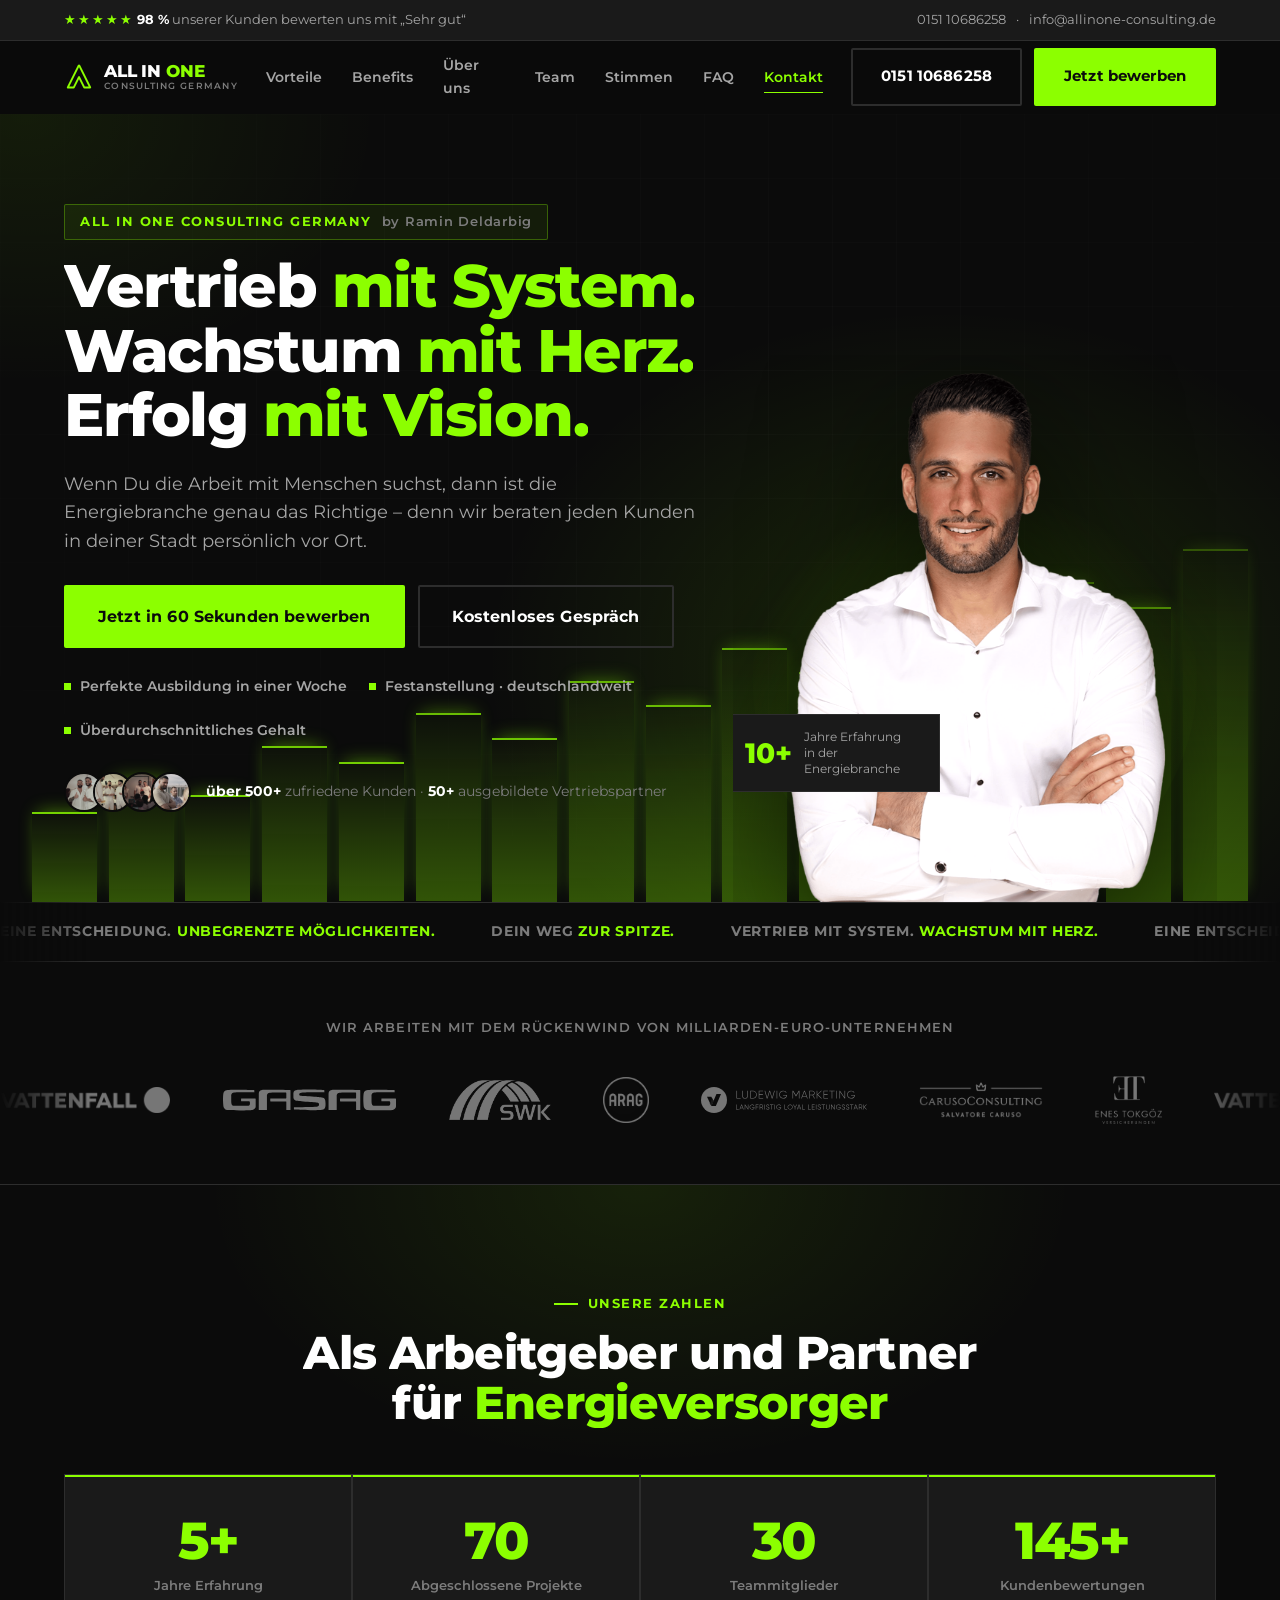
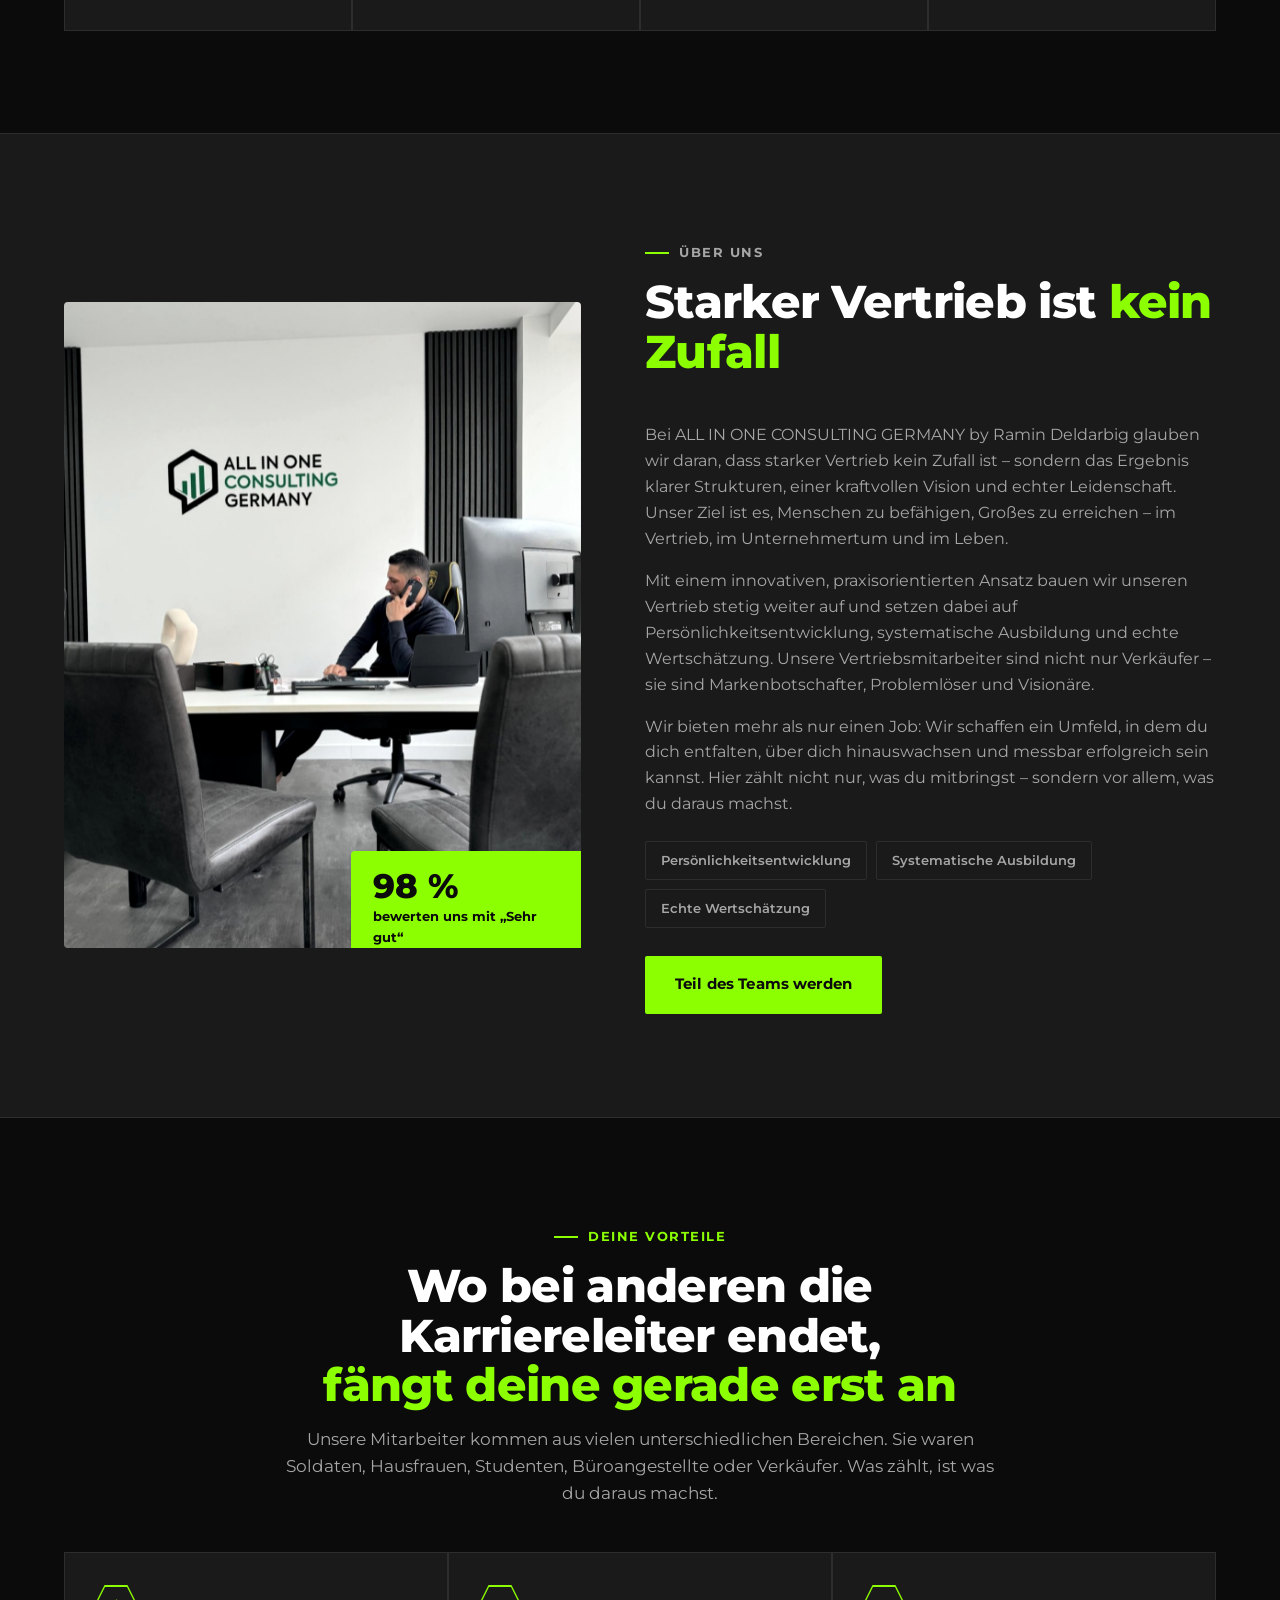
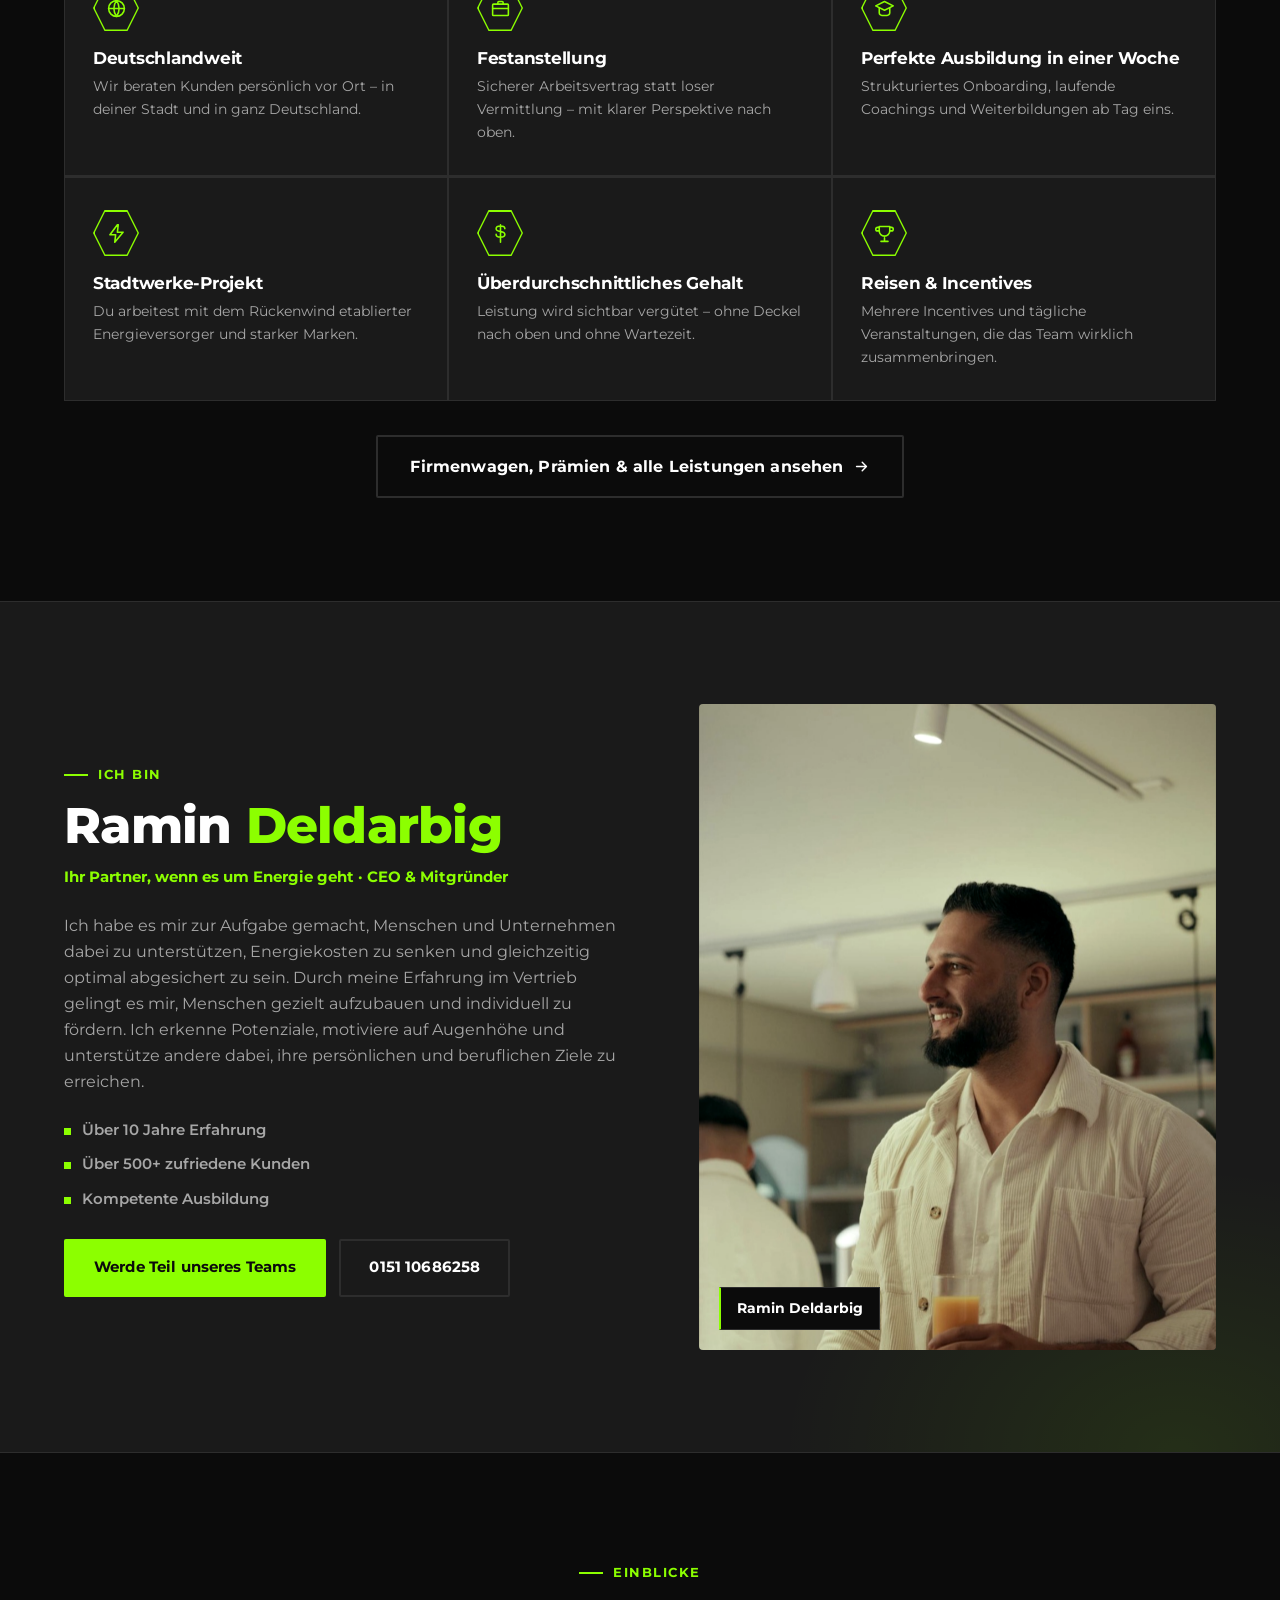
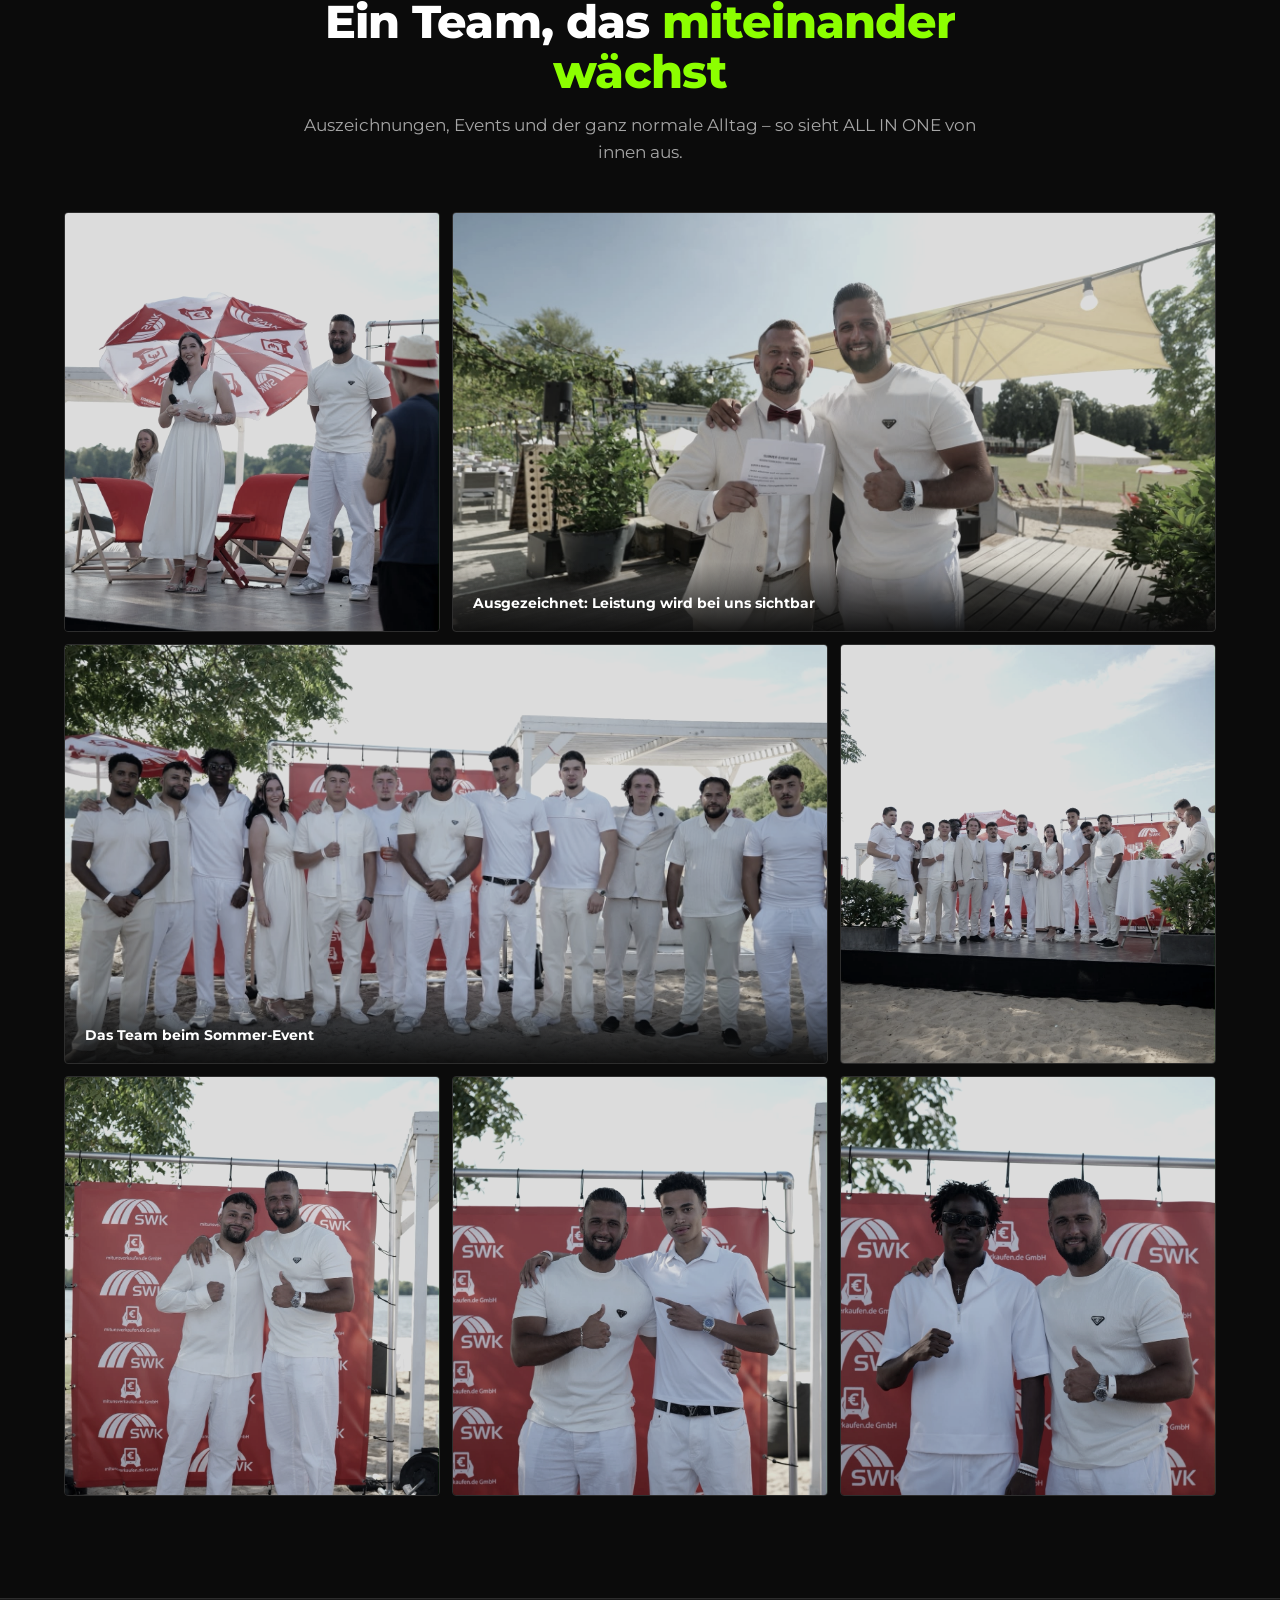
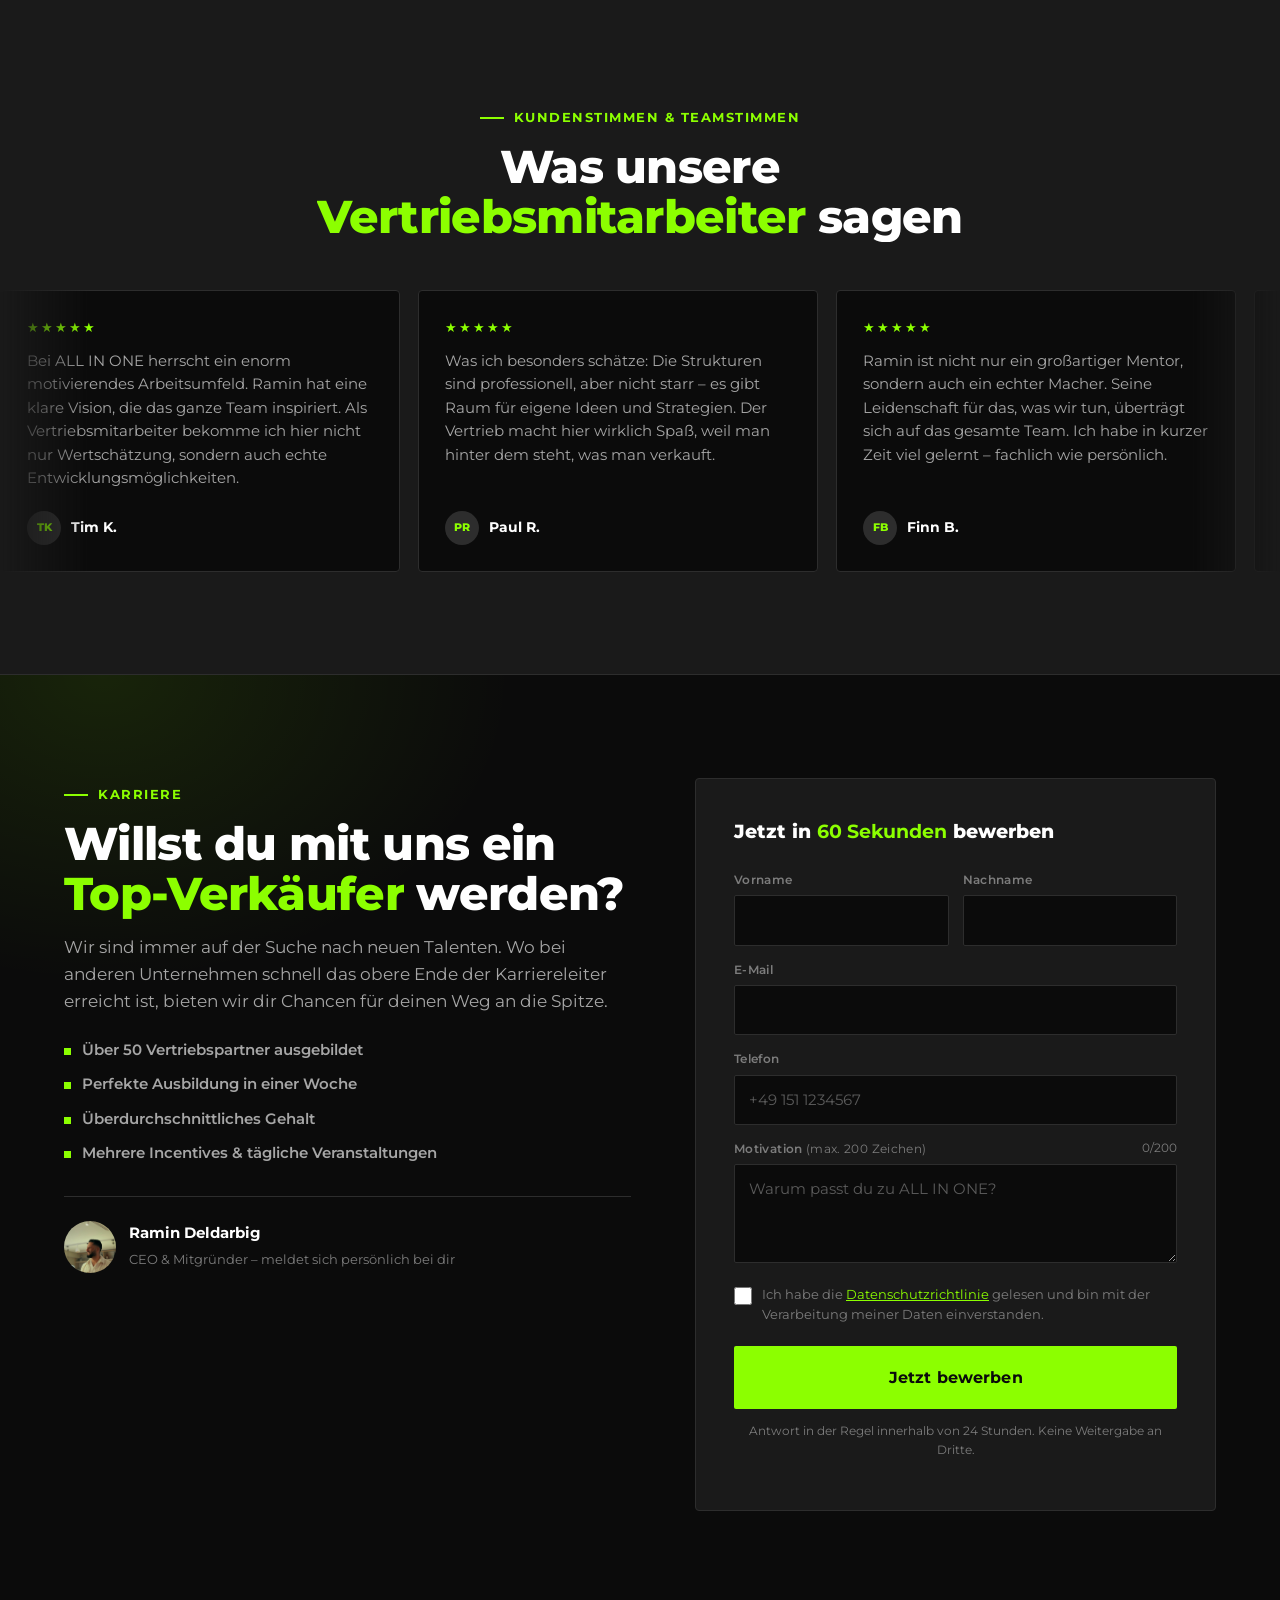
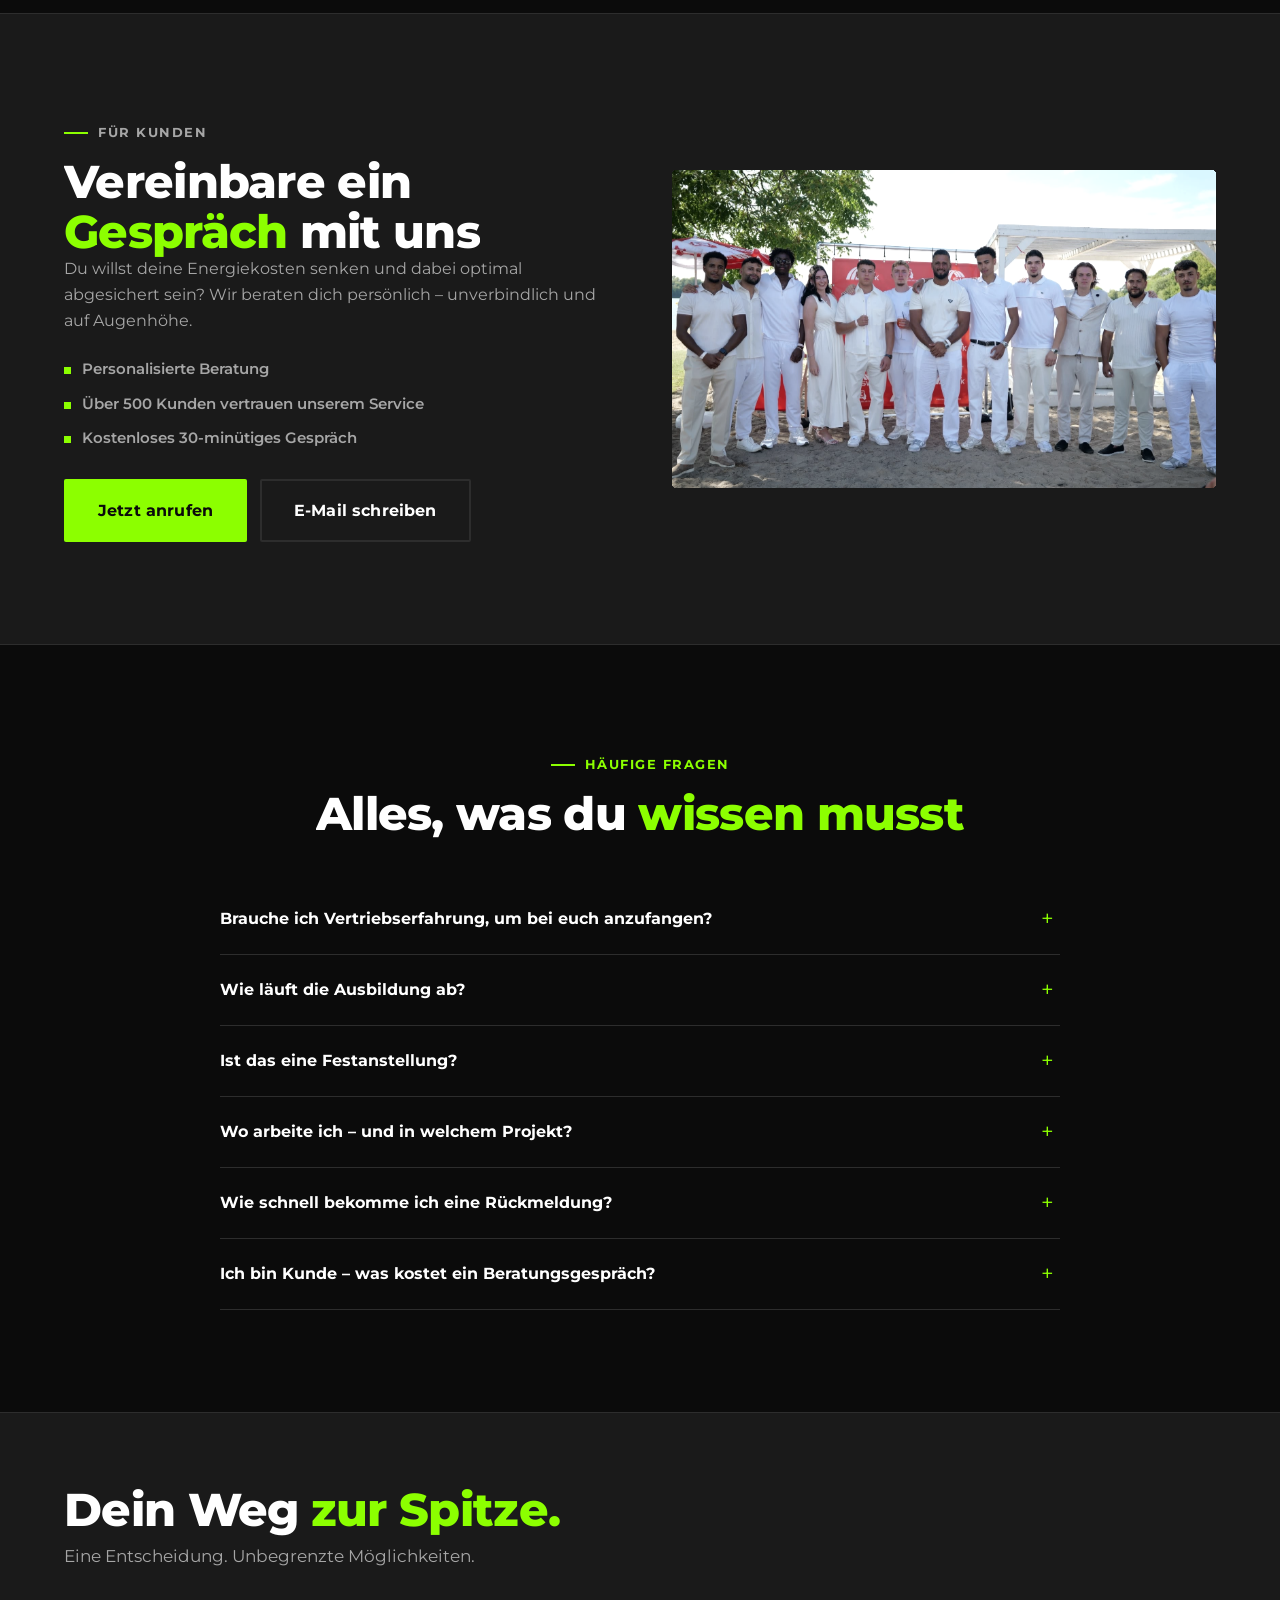
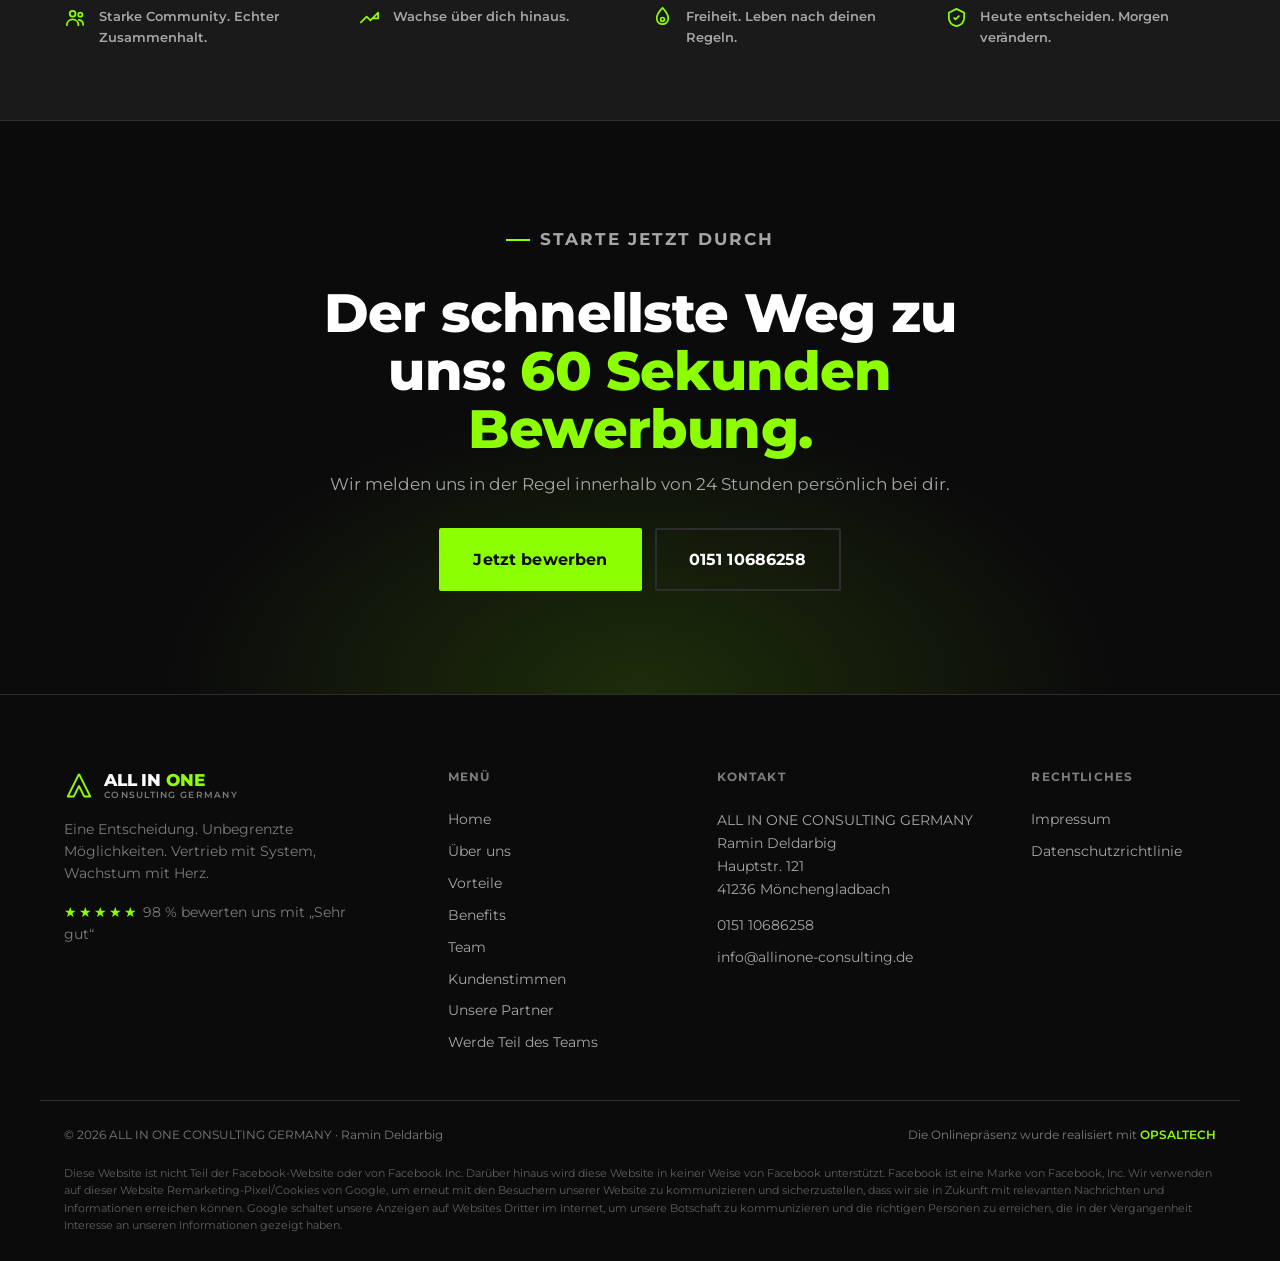
<file: index.html>
<!DOCTYPE html>
<html lang="de">
<head>
<meta charset="utf-8">
<meta name="viewport" content="width=device-width, initial-scale=1">
<title>ALL IN ONE CONSULTING GERMANY – Eine Entscheidung. Unbegrenzte Möglichkeiten.</title>
<meta name="description" content="ALL IN ONE CONSULTING GERMANY by Ramin Deldarbig: Vertrieb in der Energiebranche mit System. Perfekte Ausbildung in einer Woche, Festanstellung, deutschlandweit. Jetzt in 60 Sekunden bewerben.">
<meta name="theme-color" content="#0B0B0B">
<link rel="canonical" href="https://allinone-consulting.de/">

<meta property="og:type" content="website">
<meta property="og:locale" content="de_DE">
<meta property="og:site_name" content="ALL IN ONE CONSULTING GERMANY">
<meta property="og:title" content="ALL IN ONE CONSULTING GERMANY – Eine Entscheidung. Unbegrenzte Möglichkeiten.">
<meta property="og:description" content="Wenn Du die Arbeit mit Menschen suchst, dann ist die Energiebranche genau das Richtige. Jetzt in 60 Sekunden bewerben.">
<meta property="og:url" content="https://allinone-consulting.de/">
<meta property="og:image" content="https://allinone-consulting.de/assets/img/team-group.jpg">
<meta name="twitter:card" content="summary_large_image">

<link rel="icon" href="assets/img/favicon.svg" type="image/svg+xml">
<link rel="apple-touch-icon" href="assets/img/favicon.svg">

<link rel="preconnect" href="https://fonts.googleapis.com">
<link rel="preconnect" href="https://fonts.gstatic.com" crossorigin>
<link href="https://fonts.googleapis.com/css2?family=Montserrat:wght@400;500;600;700;800;900&display=swap" rel="stylesheet">
<link rel="stylesheet" href="assets/css/style.css">

<!-- Ohne JS bleibt alles sichtbar: Animationen greifen nur mit .js -->
<script>document.documentElement.className += ' js';</script>

<script type="application/ld+json">
{
  "@context": "https://schema.org",
  "@type": "ProfessionalService",
  "name": "ALL IN ONE CONSULTING GERMANY",
  "alternateName": "ALL In One Consulting",
  "founder": { "@type": "Person", "name": "Ramin Deldarbig", "jobTitle": "CEO & Mitgründer" },
  "url": "https://allinone-consulting.de/",
  "logo": "https://allinone-consulting.de/assets/img/logo-mark.svg",
  "image": "https://allinone-consulting.de/assets/img/team-group.jpg",
  "telephone": "+49 151 10686258",
  "email": "info@allinone-consulting.de",
  "address": {
    "@type": "PostalAddress",
    "streetAddress": "Hauptstr. 121",
    "postalCode": "41236",
    "addressLocality": "Mönchengladbach",
    "addressCountry": "DE"
  },
  "areaServed": "DE",
  "aggregateRating": { "@type": "AggregateRating", "ratingValue": "4.9", "bestRating": "5", "reviewCount": "145" }
}
</script>
</head>

<body>
<a class="skip" href="#main">Zum Inhalt springen</a>

<div class="progress" aria-hidden="true"><div class="progress__bar"></div></div>

<!-- ══ TOP BAR ══ -->
<div class="topbar">
  <div class="wrap topbar__in">
    <p class="topbar__rating">
      <span class="stars" aria-hidden="true">★★★★★</span>
      <strong>98&nbsp;%</strong> <span class="only-wide">unserer Kunden </span>bewerten uns mit „Sehr&nbsp;gut“
    </p>
    <p class="topbar__contact">
      <a href="tel:+4915110686258">0151 10686258</a>
      <span aria-hidden="true">·</span>
      <a href="mailto:info@allinone-consulting.de">info@allinone-consulting.de</a>
    </p>
  </div>
</div>

<!-- ══ HEADER ══ -->
<header class="hdr" id="hdr">
  <div class="wrap hdr__in">
    <a class="logo" href="#top" aria-label="ALL IN ONE CONSULTING GERMANY – Startseite">
      <svg viewBox="0 0 40 40" fill="none" aria-hidden="true">
        <path d="M20 4 L35 34 L27 34 L20 20 L13 34 L5 34 Z" stroke="#8CFF00" stroke-width="2.4" stroke-linejoin="round"/>
      </svg>
      <span class="logo__txt">ALL IN <span class="one">ONE</span><small>CONSULTING GERMANY</small></span>
    </a>

    <nav class="nav" id="nav" aria-label="Hauptnavigation">
      <a href="#vorteile">Vorteile</a>
      <a href="benefits.html">Benefits</a>
      <a href="#ueber-uns">Über uns</a>
      <a href="#team">Team</a>
      <a href="#stimmen">Stimmen</a>
      <a href="#faq">FAQ</a>
      <a href="#kontakt">Kontakt</a>
      <a class="btn btn--pri nav__cta" href="#bewerbung">Jetzt bewerben</a>
    </nav>

    <div class="hdr__actions">
      <a class="btn btn--line" href="tel:+4915110686258">0151 10686258</a>
      <a class="btn btn--pri" href="#bewerbung">Jetzt bewerben</a>
      <button class="burger" id="burger" aria-label="Menü öffnen" aria-expanded="false" aria-controls="nav">
        <span></span><span></span><span></span>
      </button>
    </div>
  </div>
</header>

<main id="main">
<span id="top"></span>

<!-- ══ HERO ══ -->
<section class="hero">
  <div class="hero__glow" aria-hidden="true"></div>

  <!-- Wachsende Balken im Hintergrund (dekorativ) -->
  <div class="hero__bars" aria-hidden="true">
    <span style="--h:22%;--d:0.00s;--t:6.5s;--s:0.80"><i></i></span>
    <span style="--h:30%;--d:0.05s;--t:7.8s;--s:0.74"><i></i></span>
    <span style="--h:26%;--d:0.10s;--t:5.9s;--s:0.86"><i></i></span>
    <span style="--h:38%;--d:0.15s;--t:8.4s;--s:0.78"><i></i></span>
    <span style="--h:34%;--d:0.20s;--t:6.8s;--s:0.82"><i></i></span>
    <span style="--h:46%;--d:0.25s;--t:7.2s;--s:0.72"><i></i></span>
    <span style="--h:40%;--d:0.30s;--t:9.0s;--s:0.88"><i></i></span>
    <span style="--h:54%;--d:0.35s;--t:6.2s;--s:0.76"><i></i></span>
    <span style="--h:48%;--d:0.40s;--t:8.0s;--s:0.84"><i></i></span>
    <span style="--h:62%;--d:0.45s;--t:7.5s;--s:0.70"><i></i></span>
    <span style="--h:56%;--d:0.50s;--t:6.6s;--s:0.86"><i></i></span>
    <span style="--h:70%;--d:0.55s;--t:8.8s;--s:0.78"><i></i></span>
    <span style="--h:64%;--d:0.60s;--t:7.0s;--s:0.82"><i></i></span>
    <span style="--h:78%;--d:0.65s;--t:6.4s;--s:0.74"><i></i></span>
    <span style="--h:72%;--d:0.70s;--t:8.2s;--s:0.88"><i></i></span>
    <span style="--h:86%;--d:0.75s;--t:7.6s;--s:0.72"><i></i></span>
  </div>
  <div class="wrap hero__in">

    <div class="hero__copy">
      <p class="eyebrow" data-anim="up">ALL IN ONE CONSULTING GERMANY <span>by Ramin Deldarbig</span></p>

      <h1 data-split>
        Vertrieb <em>mit System.</em><br>
        Wachstum <em>mit Herz.</em><br>
        Erfolg <em>mit Vision.</em>
      </h1>

      <p class="hero__sub" data-anim="up" style="--i:3">
        Wenn Du die Arbeit mit Menschen suchst, dann ist die Energiebranche genau das
        Richtige – denn wir beraten jeden Kunden in deiner Stadt persönlich vor Ort.
      </p>

      <div class="hero__cta" data-anim="up" style="--i:4">
        <a class="btn btn--pri btn--lg" href="#bewerbung">Jetzt in 60 Sekunden bewerben</a>
        <a class="btn btn--ghost btn--lg" href="#gespraech">Kostenloses Gespräch</a>
      </div>

      <ul class="hero__chips" data-anim="up" style="--i:5">
        <li>Perfekte Ausbildung in einer Woche</li>
        <li>Festanstellung · deutschlandweit</li>
        <li>Überdurchschnittliches Gehalt</li>
      </ul>

      <div class="hero__proof" data-anim="up" style="--i:6">
        <div class="avatars" aria-hidden="true">
          <img src="assets/img/team-thumbsup.jpg" alt="">
          <img src="assets/img/team-talk.jpg" alt="">
          <img src="assets/img/event-1.jpg" alt="">
          <img src="assets/img/rooftop.jpg" alt="">
        </div>
        <p><strong>über 500+</strong> zufriedene Kunden · <strong>50+</strong> ausgebildete Vertriebspartner</p>
      </div>
    </div>

    <div class="hero__figure" data-anim="scale" style="--i:2">
      <div class="hero__ring" aria-hidden="true"></div>
      <img class="hero__portrait" src="assets/img/ramin-cutout.png"
           alt="Ramin Deldarbig, CEO &amp; Mitgründer von ALL IN ONE CONSULTING GERMANY"
           width="1326" height="1500">
      <div class="hero__badge">
        <span class="hero__badge-num">10+</span>
        <span class="hero__badge-txt">Jahre Erfahrung<br>in der Energiebranche</span>
      </div>
    </div>

  </div>
</section>

<!-- ══ TAGLINE-STRIP ══ -->
<div class="strip marquee" data-marquee aria-hidden="true">
  <div class="marquee__track">
    <div class="marquee__set">
      <span>Eine Entscheidung. <b>Unbegrenzte Möglichkeiten.</b></span>
      <span>Dein Weg <b>zur Spitze.</b></span>
      <span>Vertrieb mit System. <b>Wachstum mit Herz.</b></span>
      <span>Eine Entscheidung. <b>Unbegrenzte Möglichkeiten.</b></span>
      <span>Dein Weg <b>zur Spitze.</b></span>
      <span>Vertrieb mit System. <b>Wachstum mit Herz.</b></span>
    </div>
  </div>
</div>

<!-- ══ PARTNER ══ -->
<section class="logos" id="partner" aria-labelledby="logos-h">
  <div class="wrap">
    <p class="logos__label" id="logos-h" data-anim="up">
      Wir arbeiten mit dem Rückenwind von Milliarden-Euro-Unternehmen
    </p>
  </div>
  <div class="marquee" data-marquee>
    <div class="marquee__track">
      <div class="marquee__set">
        <span class="logo-card" style="--h:26px"><img src="assets/img/partner-vattenfall.png" alt="Vattenfall"></span>
        <span class="logo-card" style="--h:22px"><img src="assets/img/partner-gasag.svg" alt="GASAG"></span>
        <span class="logo-card" style="--h:40px"><img src="assets/img/partner-swk.png" alt="SWK Stadtwerke Krefeld"></span>
        <span class="logo-card" style="--h:46px"><img src="assets/img/partner-arag.png" alt="ARAG"></span>
        <span class="logo-card" style="--h:26px"><img src="assets/img/partner-ludwig-marketing.svg" alt="Ludwig Marketing"></span>
        <span class="logo-card" style="--h:36px"><img src="assets/img/partner-caruso.png" alt="Caruso Consulting"></span>
        <span class="logo-card" style="--h:48px"><img src="assets/img/partner-tokgoez.png" alt="Enes Tokgöz Versicherungen"></span>
      </div>
    </div>
  </div>
</section>

<!-- ══ ZAHLEN ══ -->
<section class="stats" aria-label="Unsere Zahlen">
  <div class="wrap">
    <div class="sec-head sec-head--center" data-anim="up">
      <p class="kicker">Unsere Zahlen</p>
      <h2 data-split>Als Arbeitgeber und Partner<br>für <span class="hl">Energieversorger</span></h2>
    </div>

    <div class="stats__grid" data-anim-group="scale">
      <div class="stat"><span class="stat__n" data-count="5" data-suffix="+">0</span><span class="stat__l">Jahre Erfahrung</span></div>
      <div class="stat"><span class="stat__n" data-count="70">0</span><span class="stat__l">Abgeschlossene Projekte</span></div>
      <div class="stat"><span class="stat__n" data-count="30">0</span><span class="stat__l">Teammitglieder</span></div>
      <div class="stat"><span class="stat__n" data-count="145" data-suffix="+">0</span><span class="stat__l">Kundenbewertungen</span></div>
    </div>
  </div>
</section>

<!-- ══ ÜBER UNS ══ -->
<section class="about" id="ueber-uns">
  <div class="wrap about__in">

    <div class="about__media" data-anim="left">
      <div class="para about__img">
        <img src="assets/img/office.jpg" data-parallax="0.14"
             alt="Büro von ALL IN ONE CONSULTING GERMANY in Mönchengladbach" loading="lazy">
      </div>
      <div class="about__card">
        <span class="about__card-n">98&nbsp;%</span>
        <span class="about__card-t">bewerten uns mit „Sehr gut“</span>
      </div>
    </div>

    <div class="about__copy" data-anim="right">
      <div class="sec-head">
        <p class="kicker">Über uns</p>
        <h2 data-split>Starker Vertrieb ist <span class="hl">kein Zufall</span></h2>
      </div>

      <p>
        Bei ALL IN ONE CONSULTING GERMANY by Ramin Deldarbig glauben wir daran, dass starker
        Vertrieb kein Zufall ist – sondern das Ergebnis klarer Strukturen, einer kraftvollen
        Vision und echter Leidenschaft. Unser Ziel ist es, Menschen zu befähigen, Großes zu
        erreichen – im Vertrieb, im Unternehmertum und im Leben.
      </p>
      <p>
        Mit einem innovativen, praxisorientierten Ansatz bauen wir unseren Vertrieb stetig
        weiter auf und setzen dabei auf Persönlichkeitsentwicklung, systematische Ausbildung
        und echte Wertschätzung. Unsere Vertriebsmitarbeiter sind nicht nur Verkäufer – sie
        sind Markenbotschafter, Problemlöser und Visionäre.
      </p>
      <p>
        Wir bieten mehr als nur einen Job: Wir schaffen ein Umfeld, in dem du dich entfalten,
        über dich hinauswachsen und messbar erfolgreich sein kannst. Hier zählt nicht nur, was
        du mitbringst – sondern vor allem, was du daraus machst.
      </p>

      <div class="about__pills">
        <span>Persönlichkeitsentwicklung</span>
        <span>Systematische Ausbildung</span>
        <span>Echte Wertschätzung</span>
      </div>

      <a class="btn btn--pri" href="#bewerbung">Teil des Teams werden</a>
    </div>

  </div>
</section>

<!-- ══ VORTEILE ══ -->
<section class="perks" id="vorteile">
  <div class="wrap">
    <div class="sec-head sec-head--center" data-anim="up">
      <p class="kicker">Deine Vorteile</p>
      <h2 data-split>Wo bei anderen die Karriereleiter endet,<br><span class="hl">fängt deine gerade erst an</span></h2>
      <p class="sec-head__sub">
        Unsere Mitarbeiter kommen aus vielen unterschiedlichen Bereichen. Sie waren Soldaten,
        Hausfrauen, Studenten, Büroangestellte oder Verkäufer. Was zählt, ist was du daraus machst.
      </p>
    </div>

    <div class="perks__grid" data-anim-group="up">
      <article class="perk">
        <div class="perk__ico" aria-hidden="true">
          <svg viewBox="0 0 24 24" fill="none" stroke="currentColor" stroke-width="1.8" stroke-linecap="round" stroke-linejoin="round"><circle cx="12" cy="12" r="9"/><path d="M3 12h18M12 3a15 15 0 0 1 0 18 15 15 0 0 1 0-18"/></svg>
        </div>
        <h3>Deutschlandweit</h3>
        <p>Wir beraten Kunden persönlich vor Ort – in deiner Stadt und in ganz Deutschland.</p>
      </article>

      <article class="perk">
        <div class="perk__ico" aria-hidden="true">
          <svg viewBox="0 0 24 24" fill="none" stroke="currentColor" stroke-width="1.8" stroke-linecap="round" stroke-linejoin="round"><path d="M20 7H4a1 1 0 0 0-1 1v11a1 1 0 0 0 1 1h16a1 1 0 0 0 1-1V8a1 1 0 0 0-1-1Z"/><path d="M9 7V5a1 1 0 0 1 1-1h4a1 1 0 0 1 1 1v2M3 12h18"/></svg>
        </div>
        <h3>Festanstellung</h3>
        <p>Sicherer Arbeitsvertrag statt loser Vermittlung – mit klarer Perspektive nach oben.</p>
      </article>

      <article class="perk">
        <div class="perk__ico" aria-hidden="true">
          <svg viewBox="0 0 24 24" fill="none" stroke="currentColor" stroke-width="1.8" stroke-linecap="round" stroke-linejoin="round"><path d="M22 9 12 4 2 9l10 5 10-5Z"/><path d="M6 11.5V17c0 1.7 2.7 3 6 3s6-1.3 6-3v-5.5"/></svg>
        </div>
        <h3>Perfekte Ausbildung in einer Woche</h3>
        <p>Strukturiertes Onboarding, laufende Coachings und Weiterbildungen ab Tag&nbsp;eins.</p>
      </article>

      <article class="perk">
        <div class="perk__ico" aria-hidden="true">
          <svg viewBox="0 0 24 24" fill="none" stroke="currentColor" stroke-width="1.8" stroke-linecap="round" stroke-linejoin="round"><path d="M13 2 4.5 13.5H11l-1 8.5L19.5 10.5H13l1-8.5Z"/></svg>
        </div>
        <h3>Stadtwerke-Projekt</h3>
        <p>Du arbeitest mit dem Rückenwind etablierter Energieversorger und starker Marken.</p>
      </article>

      <article class="perk">
        <div class="perk__ico" aria-hidden="true">
          <svg viewBox="0 0 24 24" fill="none" stroke="currentColor" stroke-width="1.8" stroke-linecap="round" stroke-linejoin="round"><path d="M12 2v20M17 6.5c0-1.9-2.2-3-5-3s-5 1.1-5 3 2.2 2.7 5 3.2 5 1.3 5 3.3-2.2 3-5 3-5-1.1-5-3"/></svg>
        </div>
        <h3>Überdurchschnittliches Gehalt</h3>
        <p>Leistung wird sichtbar vergütet – ohne Deckel nach oben und ohne Wartezeit.</p>
      </article>

      <article class="perk">
        <div class="perk__ico" aria-hidden="true">
          <svg viewBox="0 0 24 24" fill="none" stroke="currentColor" stroke-width="1.8" stroke-linecap="round" stroke-linejoin="round"><path d="M8 21h8M12 17v4M6 4h12v5a6 6 0 0 1-12 0V4Z"/><path d="M18 5h2a2 2 0 0 1 0 4h-2M6 5H4a2 2 0 0 0 0 4h2"/></svg>
        </div>
        <h3>Reisen &amp; Incentives</h3>
        <p>Mehrere Incentives und tägliche Veranstaltungen, die das Team wirklich zusammenbringen.</p>
      </article>
    </div>

    <p class="perks__more" data-anim="up">
      <a class="btn btn--line btn--lg" href="benefits.html">
        Firmenwagen, Prämien &amp; alle Leistungen ansehen
        <svg viewBox="0 0 24 24" fill="none" stroke="currentColor" stroke-width="2" stroke-linecap="round" stroke-linejoin="round" aria-hidden="true"><path d="M5 12h14M13 6l6 6-6 6"/></svg>
      </a>
    </p>
  </div>
</section>

<!-- ══ GRÜNDER ══ -->
<section class="founder">
  <div class="wrap founder__in">

    <div class="founder__copy" data-anim="right">
      <div class="sec-head">
        <p class="kicker">Ich bin</p>
        <h2 class="founder__name" data-split>Ramin <span class="hl">Deldarbig</span></h2>
        <p class="founder__role">Ihr Partner, wenn es um Energie geht · CEO &amp; Mitgründer</p>
      </div>

      <p>
        Ich habe es mir zur Aufgabe gemacht, Menschen und Unternehmen dabei zu unterstützen,
        Energiekosten zu senken und gleichzeitig optimal abgesichert zu sein. Durch meine
        Erfahrung im Vertrieb gelingt es mir, Menschen gezielt aufzubauen und individuell zu
        fördern. Ich erkenne Potenziale, motiviere auf Augenhöhe und unterstütze andere dabei,
        ihre persönlichen und beruflichen Ziele zu erreichen.
      </p>

      <ul class="ticks">
        <li>Über 10 Jahre Erfahrung</li>
        <li>Über 500+ zufriedene Kunden</li>
        <li>Kompetente Ausbildung</li>
      </ul>

      <div class="founder__cta">
        <a class="btn btn--pri" href="#bewerbung">Werde Teil unseres Teams</a>
        <a class="btn btn--line" href="tel:+4915110686258">0151 10686258</a>
      </div>
    </div>

    <div class="founder__media" data-anim="scale">
      <div class="para founder__img">
        <img src="assets/img/ramin-portrait.jpg" data-parallax="0.12"
             alt="Ramin Deldarbig, Gründer von ALL IN ONE CONSULTING GERMANY" loading="lazy">
      </div>
      <span class="founder__sig">Ramin Deldarbig</span>
    </div>

  </div>
</section>

<!-- ══ TEAM ══ -->
<section class="team" id="team">
  <div class="wrap">
    <div class="sec-head sec-head--center" data-anim="up">
      <p class="kicker">Einblicke</p>
      <h2 data-split>Ein Team, das <span class="hl">miteinander wächst</span></h2>
      <p class="sec-head__sub">
        Auszeichnungen, Events und der ganz normale Alltag – so sieht ALL IN ONE von innen aus.
      </p>
    </div>

    <div class="gallery" data-anim-group="clip">
      <figure class="gallery__i gallery__i--p" style="--pos:34%">
        <img src="assets/img/event-moderation.jpg"
             alt="Moderation der Preisverleihung beim Sommer-Event von ALL IN ONE" loading="lazy">
      </figure>
      <figure class="gallery__i gallery__i--l" style="--pos:30%">
        <img src="assets/img/event-auszeichnung.jpg"
             alt="Auszeichnung eines Vertriebspartners beim Sommer-Event" loading="lazy">
        <figcaption>Ausgezeichnet: Leistung wird bei uns sichtbar</figcaption>
      </figure>

      <figure class="gallery__i gallery__i--l" style="--pos:36%">
        <img src="assets/img/team-gruppe.jpg"
             alt="Das Team von ALL IN ONE CONSULTING GERMANY beim Sommer-Event am See" loading="lazy">
        <figcaption>Das Team beim Sommer-Event</figcaption>
      </figure>
      <figure class="gallery__i gallery__i--p" style="--pos:42%">
        <img src="assets/img/team-buehne.jpg"
             alt="Das Team auf der Bühne bei der Ehrung durch die SWK" loading="lazy">
      </figure>

      <figure class="gallery__i gallery__i--p" style="--pos:30%">
        <img src="assets/img/team-duo-1.jpg"
             alt="Zwei Vertriebspartner beim Sommer-Event vor der SWK-Wand" loading="lazy">
      </figure>
      <figure class="gallery__i gallery__i--p" style="--pos:30%">
        <img src="assets/img/team-duo-2.jpg"
             alt="Ramin Deldarbig mit einem Vertriebspartner beim Sommer-Event" loading="lazy">
      </figure>
      <figure class="gallery__i gallery__i--p" style="--pos:30%">
        <img src="assets/img/team-duo-3.jpg"
             alt="Teamkollegen beim Sommer-Event der SWK" loading="lazy">
      </figure>
    </div>
  </div>
</section>

<!-- ══ STIMMEN ══ -->
<section class="quotes" id="stimmen">
  <div class="wrap">
    <div class="sec-head sec-head--center" data-anim="up">
      <p class="kicker">Kundenstimmen &amp; Teamstimmen</p>
      <h2 data-split>Was unsere <span class="hl">Vertriebsmitarbeiter</span> sagen</h2>
    </div>
  </div>

  <div class="marquee marquee--slow" data-marquee>
    <div class="marquee__track">
      <div class="marquee__set quotes__set">

        <blockquote class="quote">
          <span class="stars" aria-hidden="true">★★★★★</span>
          <p>Bei ALL IN ONE herrscht ein enorm motivierendes Arbeitsumfeld. Ramin hat eine klare
             Vision, die das ganze Team inspiriert. Als Vertriebsmitarbeiter bekomme ich hier nicht
             nur Wertschätzung, sondern auch echte Entwicklungsmöglichkeiten.</p>
          <footer><span class="quote__av" aria-hidden="true">TK</span> Tim K.</footer>
        </blockquote>

        <blockquote class="quote">
          <span class="stars" aria-hidden="true">★★★★★</span>
          <p>Was ich besonders schätze: Die Strukturen sind professionell, aber nicht starr – es gibt
             Raum für eigene Ideen und Strategien. Der Vertrieb macht hier wirklich Spaß, weil man
             hinter dem steht, was man verkauft.</p>
          <footer><span class="quote__av" aria-hidden="true">PR</span> Paul R.</footer>
        </blockquote>

        <blockquote class="quote">
          <span class="stars" aria-hidden="true">★★★★★</span>
          <p>Ramin ist nicht nur ein großartiger Mentor, sondern auch ein echter Macher. Seine
             Leidenschaft für das, was wir tun, überträgt sich auf das gesamte Team. Ich habe in
             kurzer Zeit viel gelernt – fachlich wie persönlich.</p>
          <footer><span class="quote__av" aria-hidden="true">FB</span> Finn B.</footer>
        </blockquote>

        <blockquote class="quote">
          <span class="stars" aria-hidden="true">★★★★★</span>
          <p>Transparenz, Vertrauen und Teamgeist – das sind keine Floskeln, sondern gelebte Realität
             bei ALL IN ONE CONSULTING. Als Vertriebsmitarbeiterin bin ich stolz, Teil dieser Firma
             zu sein.</p>
          <footer><span class="quote__av" aria-hidden="true">MS</span> Marie Schmitt</footer>
        </blockquote>

        <blockquote class="quote">
          <span class="stars" aria-hidden="true">★★★★★</span>
          <p>Die Einarbeitung war top organisiert, und es gibt laufend Coachings und Weiterbildungen.
             Dadurch fühle ich mich in meiner Rolle als Vertriebsmitarbeiter immer sicher und effektiv.</p>
          <footer><span class="quote__av" aria-hidden="true">LL</span> Liam L.</footer>
        </blockquote>

        <blockquote class="quote">
          <span class="stars" aria-hidden="true">★★★★★</span>
          <p>Hier steht der Mensch im Fokus. Die Kommunikation ist offen, Feedback wird ernst genommen,
             und man hat das Gefühl, wirklich Teil einer gemeinsamen Mission zu sein.</p>
          <footer><span class="quote__av" aria-hidden="true">JW</span> Jan W.</footer>
        </blockquote>

      </div>
    </div>
  </div>
</section>

<!-- ══ BEWERBUNG ══ -->
<section class="apply" id="bewerbung">
  <div class="wrap apply__in">

    <div class="apply__copy" data-anim="left">
      <p class="kicker">Karriere</p>
      <h2 data-split>Willst du mit uns ein <span class="hl">Top-Verkäufer</span> werden?</h2>
      <p class="apply__lead">
        Wir sind immer auf der Suche nach neuen Talenten. Wo bei anderen Unternehmen schnell das
        obere Ende der Karriereleiter erreicht ist, bieten wir dir Chancen für deinen Weg an die Spitze.
      </p>

      <ul class="ticks">
        <li>Über 50 Vertriebspartner ausgebildet</li>
        <li>Perfekte Ausbildung in einer Woche</li>
        <li>Überdurchschnittliches Gehalt</li>
        <li>Mehrere Incentives &amp; tägliche Veranstaltungen</li>
      </ul>

      <div class="apply__person">
        <img src="assets/img/ramin-portrait.jpg" alt="" aria-hidden="true">
        <div>
          <strong>Ramin Deldarbig</strong>
          <span>CEO &amp; Mitgründer – meldet sich persönlich bei dir</span>
        </div>
      </div>
    </div>

    <div data-anim="right">
      <form class="form" id="applyForm" novalidate>
        <p class="form__head">Jetzt in <strong>60 Sekunden</strong> bewerben</p>

        <div class="form__row">
          <div class="field">
            <label for="fname">Vorname</label>
            <input id="fname" name="Vorname" type="text" autocomplete="given-name" required>
            <span class="field__err" data-err></span>
          </div>
          <div class="field">
            <label for="lname">Nachname</label>
            <input id="lname" name="Nachname" type="text" autocomplete="family-name" required>
            <span class="field__err" data-err></span>
          </div>
        </div>

        <div class="field">
          <label for="email">E-Mail</label>
          <input id="email" name="E-Mail" type="email" autocomplete="email" required>
          <span class="field__err" data-err></span>
        </div>

        <div class="field">
          <label for="phone">Telefon</label>
          <input id="phone" name="Telefon" type="tel" autocomplete="tel" placeholder="+49 151 1234567" required>
          <span class="field__err" data-err></span>
        </div>

        <div class="field">
          <label for="motivation">Motivation <span class="field__hint">(max. 200 Zeichen)</span></label>
          <textarea id="motivation" name="Motivation" rows="3" maxlength="200"
                    placeholder="Warum passt du zu ALL IN ONE?"></textarea>
          <span class="field__count"><span data-count-out>0</span>/200</span>
        </div>

        <!-- Honeypot gegen Spam. Der Feldname _gotcha ist Formspree bekannt:
             ausgefuellte Eintraege werden dort zusaetzlich serverseitig verworfen. -->
        <div class="hp" aria-hidden="true">
          <label for="company">Firma</label>
          <input id="company" name="_gotcha" type="text" tabindex="-1" autocomplete="off">
        </div>

        <label class="check">
          <input type="checkbox" id="consent" required>
          <span>Ich habe die <a href="datenschutz.html">Datenschutzrichtlinie</a> gelesen und
                bin mit der Verarbeitung meiner Daten einverstanden.</span>
        </label>
        <span class="field__err" data-err-for="consent"></span>

        <button class="btn btn--pri btn--block btn--lg" type="submit">Jetzt bewerben</button>

        <p class="form__note">Antwort in der Regel innerhalb von 24&nbsp;Stunden. Keine Weitergabe an Dritte.</p>
        <p class="form__status" role="status" aria-live="polite" data-status></p>
      </form>
    </div>

  </div>
</section>

<!-- ══ GESPRÄCH ══ -->
<section class="talk" id="gespraech">
  <div class="wrap talk__in">
    <div class="talk__copy" data-anim="left">
      <p class="kicker">Für Kunden</p>
      <h2 data-split>Vereinbare ein <span class="hl">Gespräch</span> mit uns</h2>
      <p>
        Du willst deine Energiekosten senken und dabei optimal abgesichert sein? Wir beraten dich
        persönlich – unverbindlich und auf Augenhöhe.
      </p>
      <ul class="ticks">
        <li>Personalisierte Beratung</li>
        <li>Über 500 Kunden vertrauen unserem Service</li>
        <li>Kostenloses 30-minütiges Gespräch</li>
      </ul>
      <div class="talk__cta">
        <a class="btn btn--pri btn--lg" href="tel:+4915110686258">Jetzt anrufen</a>
        <a class="btn btn--line btn--lg" href="mailto:info@allinone-consulting.de?subject=Beratungsgespr%C3%A4ch%20anfragen">E-Mail schreiben</a>
      </div>
    </div>

    <div class="talk__media" data-anim="right">
      <div class="para talk__img">
        <img src="assets/img/team-gruppe.jpg" data-parallax="0.12"
             alt="Das Team von ALL IN ONE CONSULTING GERMANY beim Sommer-Event" loading="lazy">
      </div>
    </div>
  </div>
</section>

<!-- ══ FAQ ══ -->
<section class="faq" id="faq">
  <div class="wrap">
    <div class="sec-head sec-head--center" data-anim="up">
      <p class="kicker">Häufige Fragen</p>
      <h2 data-split>Alles, was du <span class="hl">wissen musst</span></h2>
    </div>

    <div class="faq__list" data-anim-group="up">
      <details class="faq__i">
        <summary>Brauche ich Vertriebserfahrung, um bei euch anzufangen?</summary>
        <div class="faq__a"><p>
          Nein. Unsere Mitarbeiter kommen aus vielen unterschiedlichen Bereichen – sie waren
          Soldaten, Hausfrauen, Studenten, Büroangestellte oder Verkäufer. Wichtig ist, dass du
          gerne mit Menschen arbeitest. Den Rest bringen wir dir in unserer Ausbildung bei.
        </p></div>
      </details>

      <details class="faq__i">
        <summary>Wie läuft die Ausbildung ab?</summary>
        <div class="faq__a"><p>
          Du erhältst eine perfekte Ausbildung in einer Woche: strukturiertes Onboarding, klare
          Abläufe und ein fester Ansprechpartner. Danach geht es mit laufenden Coachings und
          Weiterbildungen weiter – du bist zu keinem Zeitpunkt auf dich allein gestellt.
        </p></div>
      </details>

      <details class="faq__i">
        <summary>Ist das eine Festanstellung?</summary>
        <div class="faq__a"><p>
          Ja. Wir bieten eine Festanstellung mit überdurchschnittlichem Gehalt, mehreren Incentives
          und täglichen Veranstaltungen. Deine Leistung wird sichtbar vergütet – nach oben gibt
          es keine künstliche Grenze.
        </p></div>
      </details>

      <details class="faq__i">
        <summary>Wo arbeite ich – und in welchem Projekt?</summary>
        <div class="faq__a"><p>
          Wir sind deutschlandweit im Einsatz und beraten jeden Kunden persönlich vor Ort in
          seiner Stadt. Du arbeitest im Stadtwerke-Projekt mit dem Rückenwind etablierter
          Energieversorger und starker Partnermarken.
        </p></div>
      </details>

      <details class="faq__i">
        <summary>Wie schnell bekomme ich eine Rückmeldung?</summary>
        <div class="faq__a"><p>
          Die Bewerbung dauert 60 Sekunden. In der Regel melden wir uns innerhalb von 24 Stunden
          persönlich bei dir – telefonisch oder per E-Mail.
        </p></div>
      </details>

      <details class="faq__i">
        <summary>Ich bin Kunde – was kostet ein Beratungsgespräch?</summary>
        <div class="faq__a"><p>
          Nichts. Das 30-minütige Erstgespräch ist kostenlos und unverbindlich. Wir schauen uns
          gemeinsam an, wo du Energiekosten senken kannst und wie du optimal abgesichert bist.
        </p></div>
      </details>
    </div>
  </div>
</section>

<!-- ══ KERNBOTSCHAFT ══ -->
<div class="kern">
  <div class="wrap">
    <div data-anim="up">
      <h2 data-split>Dein Weg <span class="hl">zur Spitze.</span></h2>
      <p class="lead">Eine Entscheidung. Unbegrenzte Möglichkeiten.</p>
    </div>
    <div class="kern__items" data-anim-group="up">
      <div class="kern__i"><svg viewBox="0 0 24 24" stroke-width="1.8"><circle cx="9" cy="8" r="3"/><circle cx="17" cy="9" r="2.2"/><path d="M3 20c0-3.5 2.5-6 6-6s6 2.5 6 6M15.5 14.5c2.6.3 4.5 2.3 4.5 5.2" stroke-linecap="round"/></svg><span>Starke Community. Echter Zusammenhalt.</span></div>
      <div class="kern__i"><svg viewBox="0 0 24 24" stroke-width="1.8"><path d="M3 17l6-6 4 4 8-8M21 7v6h-6" stroke-linecap="round" stroke-linejoin="round"/></svg><span>Wachse über dich hinaus.</span></div>
      <div class="kern__i"><svg viewBox="0 0 24 24" stroke-width="1.8"><path d="M12 2C8 6 6 10 6 13a6 6 0 0012 0c0-3-2-7-6-11z"/><circle cx="12" cy="14" r="2"/></svg><span>Freiheit. Leben nach deinen Regeln.</span></div>
      <div class="kern__i"><svg viewBox="0 0 24 24" stroke-width="1.8"><path d="M9 12l2 2 4-4M12 3l8 4v5c0 5-3.5 8-8 9-4.5-1-8-4-8-9V7l8-4z" stroke-linejoin="round"/></svg><span>Heute entscheiden. Morgen verändern.</span></div>
    </div>
  </div>
</div>

<!-- ══ FINAL CTA ══ -->
<section class="final">
  <div class="wrap final__in" data-anim="scale">
    <p class="kicker" style="justify-content:center">Starte jetzt durch</p>
    <h2 data-split>Der schnellste Weg zu uns: <span class="hl">60 Sekunden Bewerbung.</span></h2>
    <p>Wir melden uns in der Regel innerhalb von 24 Stunden persönlich bei dir.</p>
    <div class="final__cta">
      <a class="btn btn--pri btn--lg" href="#bewerbung">Jetzt bewerben</a>
      <a class="btn btn--ghost btn--lg" href="tel:+4915110686258">0151 10686258</a>
    </div>
  </div>
</section>

</main>

<!-- ══ FOOTER ══ -->
<footer class="ftr" id="kontakt">
  <div class="wrap ftr__in">

    <div class="ftr__brand">
      <a class="logo" href="#top" aria-label="ALL IN ONE CONSULTING GERMANY – nach oben">
        <svg viewBox="0 0 40 40" fill="none" aria-hidden="true">
          <path d="M20 4 L35 34 L27 34 L20 20 L13 34 L5 34 Z" stroke="#8CFF00" stroke-width="2.4" stroke-linejoin="round"/>
        </svg>
        <span class="logo__txt">ALL IN <span class="one">ONE</span><small>CONSULTING GERMANY</small></span>
      </a>
      <p>Eine Entscheidung. Unbegrenzte Möglichkeiten. Vertrieb mit System, Wachstum mit Herz.</p>
      <p class="ftr__rating"><span class="stars" aria-hidden="true">★★★★★</span> 98 % bewerten uns mit „Sehr gut“</p>
    </div>

    <nav class="ftr__col" aria-label="Menü">
      <h3>Menü</h3>
      <a href="#top">Home</a>
      <a href="#ueber-uns">Über uns</a>
      <a href="#vorteile">Vorteile</a>
      <a href="benefits.html">Benefits</a>
      <a href="#team">Team</a>
      <a href="#stimmen">Kundenstimmen</a>
      <a href="#partner">Unsere Partner</a>
      <a href="#bewerbung">Werde Teil des Teams</a>
    </nav>

    <div class="ftr__col">
      <h3>Kontakt</h3>
      <address>
        ALL IN ONE CONSULTING GERMANY<br>
        Ramin Deldarbig<br>
        Hauptstr. 121<br>
        41236 Mönchengladbach
      </address>
      <a href="tel:+4915110686258">0151 10686258</a>
      <a href="mailto:info@allinone-consulting.de">info@allinone-consulting.de</a>
    </div>

    <div class="ftr__col">
      <h3>Rechtliches</h3>
      <a href="impressum.html">Impressum</a>
      <a href="datenschutz.html">Datenschutzrichtlinie</a>
    </div>

  </div>

  <div class="wrap ftr__bottom">
    <p>© <span id="year">2026</span> ALL IN ONE CONSULTING GERMANY · Ramin Deldarbig</p>
    <p class="ftr__made">Die Onlinepräsenz wurde realisiert mit
      <a href="https://www.opsaltech.de" target="_blank" rel="noopener">OPSALTECH</a>
    </p>
  </div>

  <div class="wrap">
    <p class="ftr__legal">
      Diese Website ist nicht Teil der Facebook-Website oder von Facebook Inc. Darüber hinaus wird
      diese Website in keiner Weise von Facebook unterstützt. Facebook ist eine Marke von Facebook,&nbsp;Inc.
      Wir verwenden auf dieser Website Remarketing-Pixel/Cookies von Google, um erneut mit den
      Besuchern unserer Website zu kommunizieren und sicherzustellen, dass wir sie in Zukunft mit
      relevanten Nachrichten und Informationen erreichen können. Google schaltet unsere Anzeigen auf
      Websites Dritter im Internet, um unsere Botschaft zu kommunizieren und die richtigen Personen
      zu erreichen, die in der Vergangenheit Interesse an unseren Informationen gezeigt haben.
    </p>
  </div>
</footer>

<!-- ══ STICKY MOBILE CTA ══ -->
<div class="sticky-cta" id="stickyCta">
  <a class="btn btn--line btn--sm" href="tel:+4915110686258" aria-label="Anrufen">
    <svg viewBox="0 0 24 24" fill="none" stroke="currentColor" stroke-width="1.8" stroke-linecap="round" stroke-linejoin="round" aria-hidden="true"><path d="M22 16.9v3a2 2 0 0 1-2.2 2 19.8 19.8 0 0 1-8.6-3.1 19.5 19.5 0 0 1-6-6A19.8 19.8 0 0 1 2.1 4.2 2 2 0 0 1 4.1 2h3a2 2 0 0 1 2 1.7c.1 1 .4 1.9.7 2.8a2 2 0 0 1-.5 2.1L8.1 9.9a16 16 0 0 0 6 6l1.3-1.3a2 2 0 0 1 2.1-.4c.9.3 1.8.6 2.8.7a2 2 0 0 1 1.7 2Z"/></svg>
    Anrufen
  </a>
  <a class="btn btn--pri btn--sm" href="#bewerbung">Jetzt bewerben</a>
</div>

<script src="assets/js/main.js" defer></script>
</body>
</html>
</file>
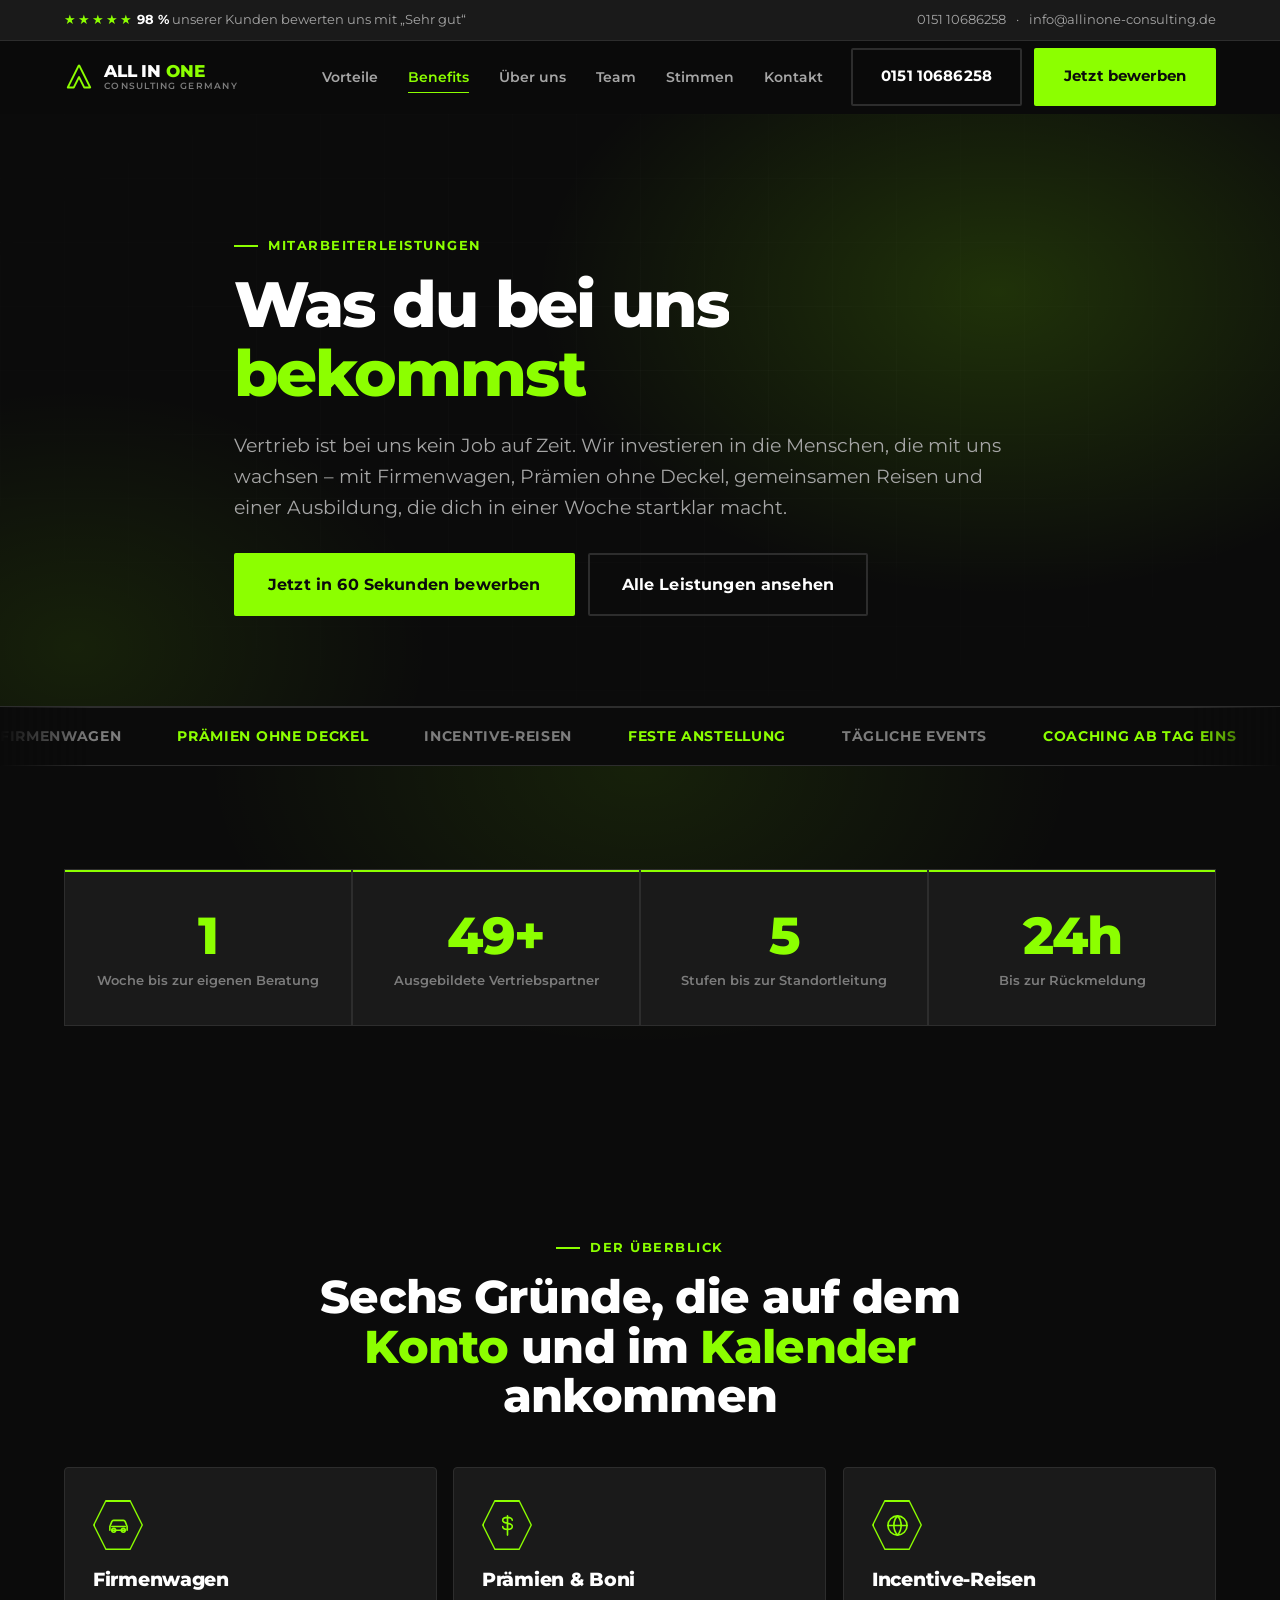
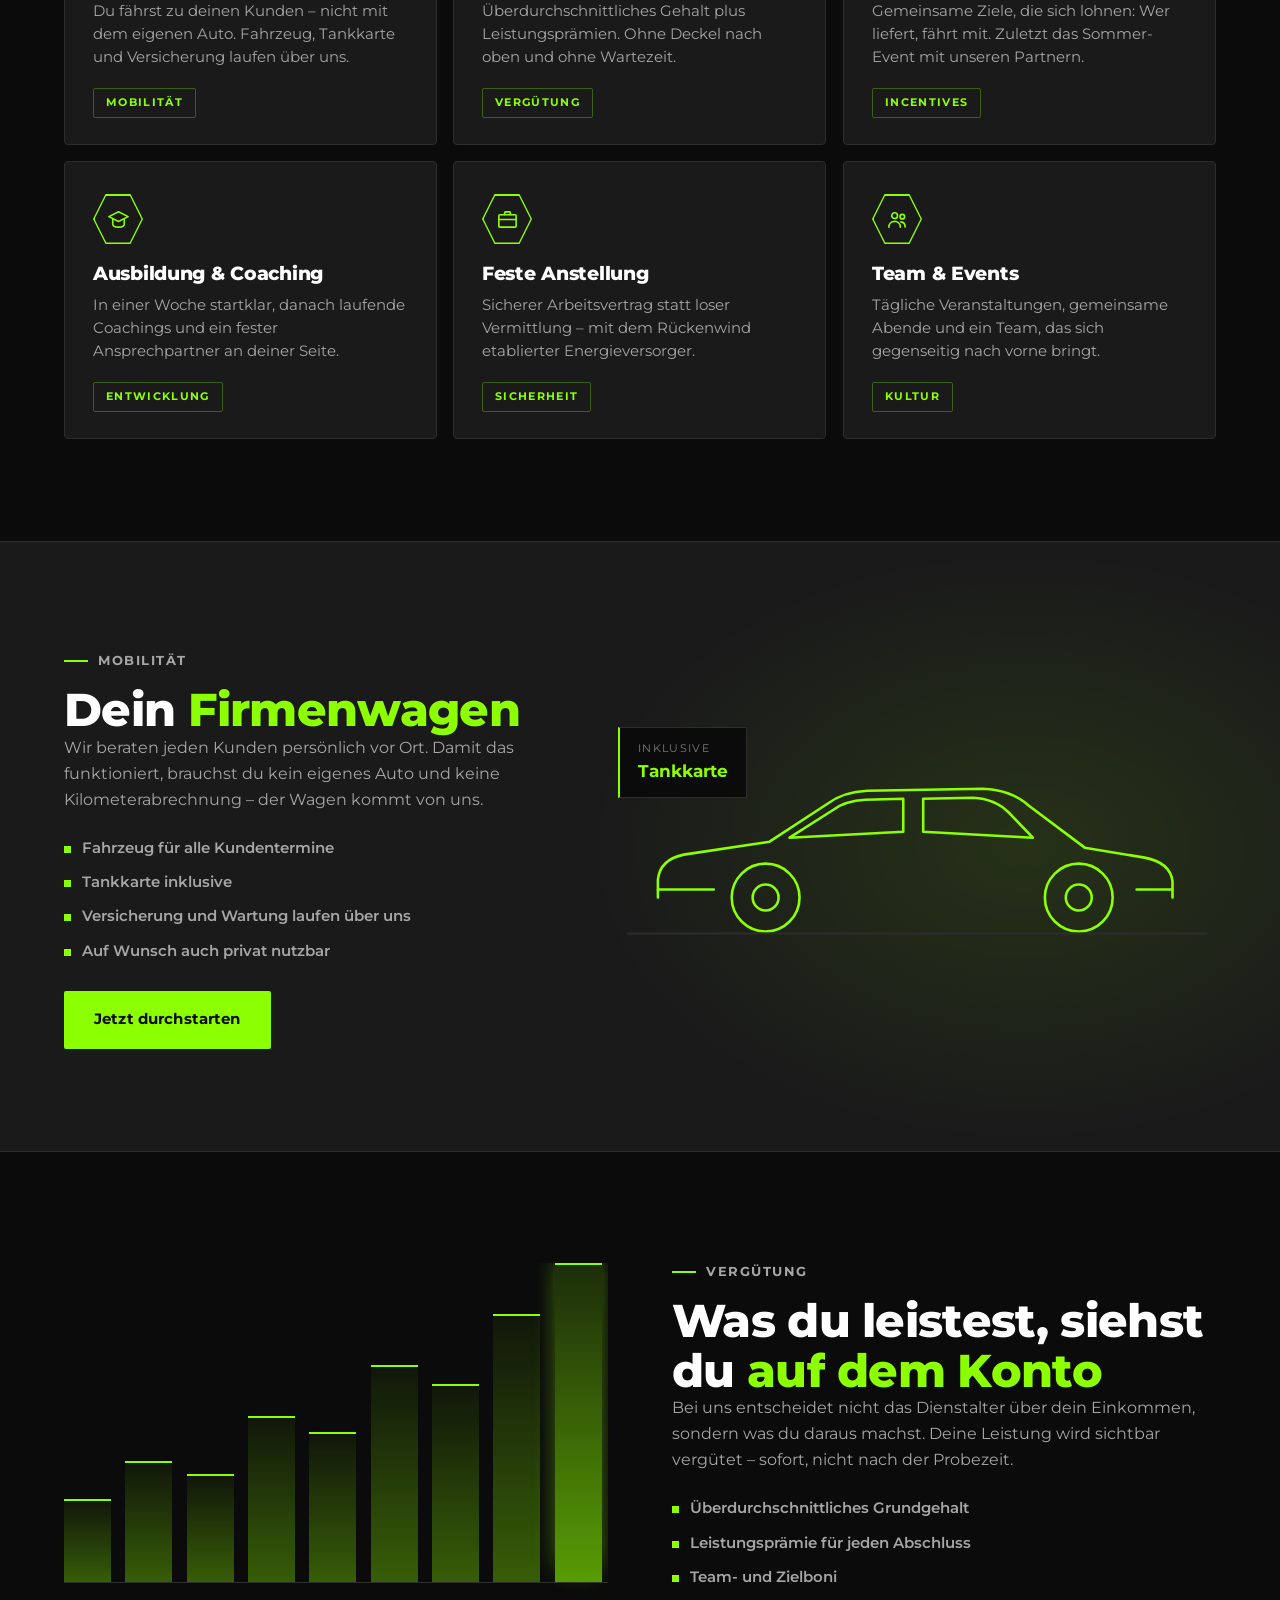
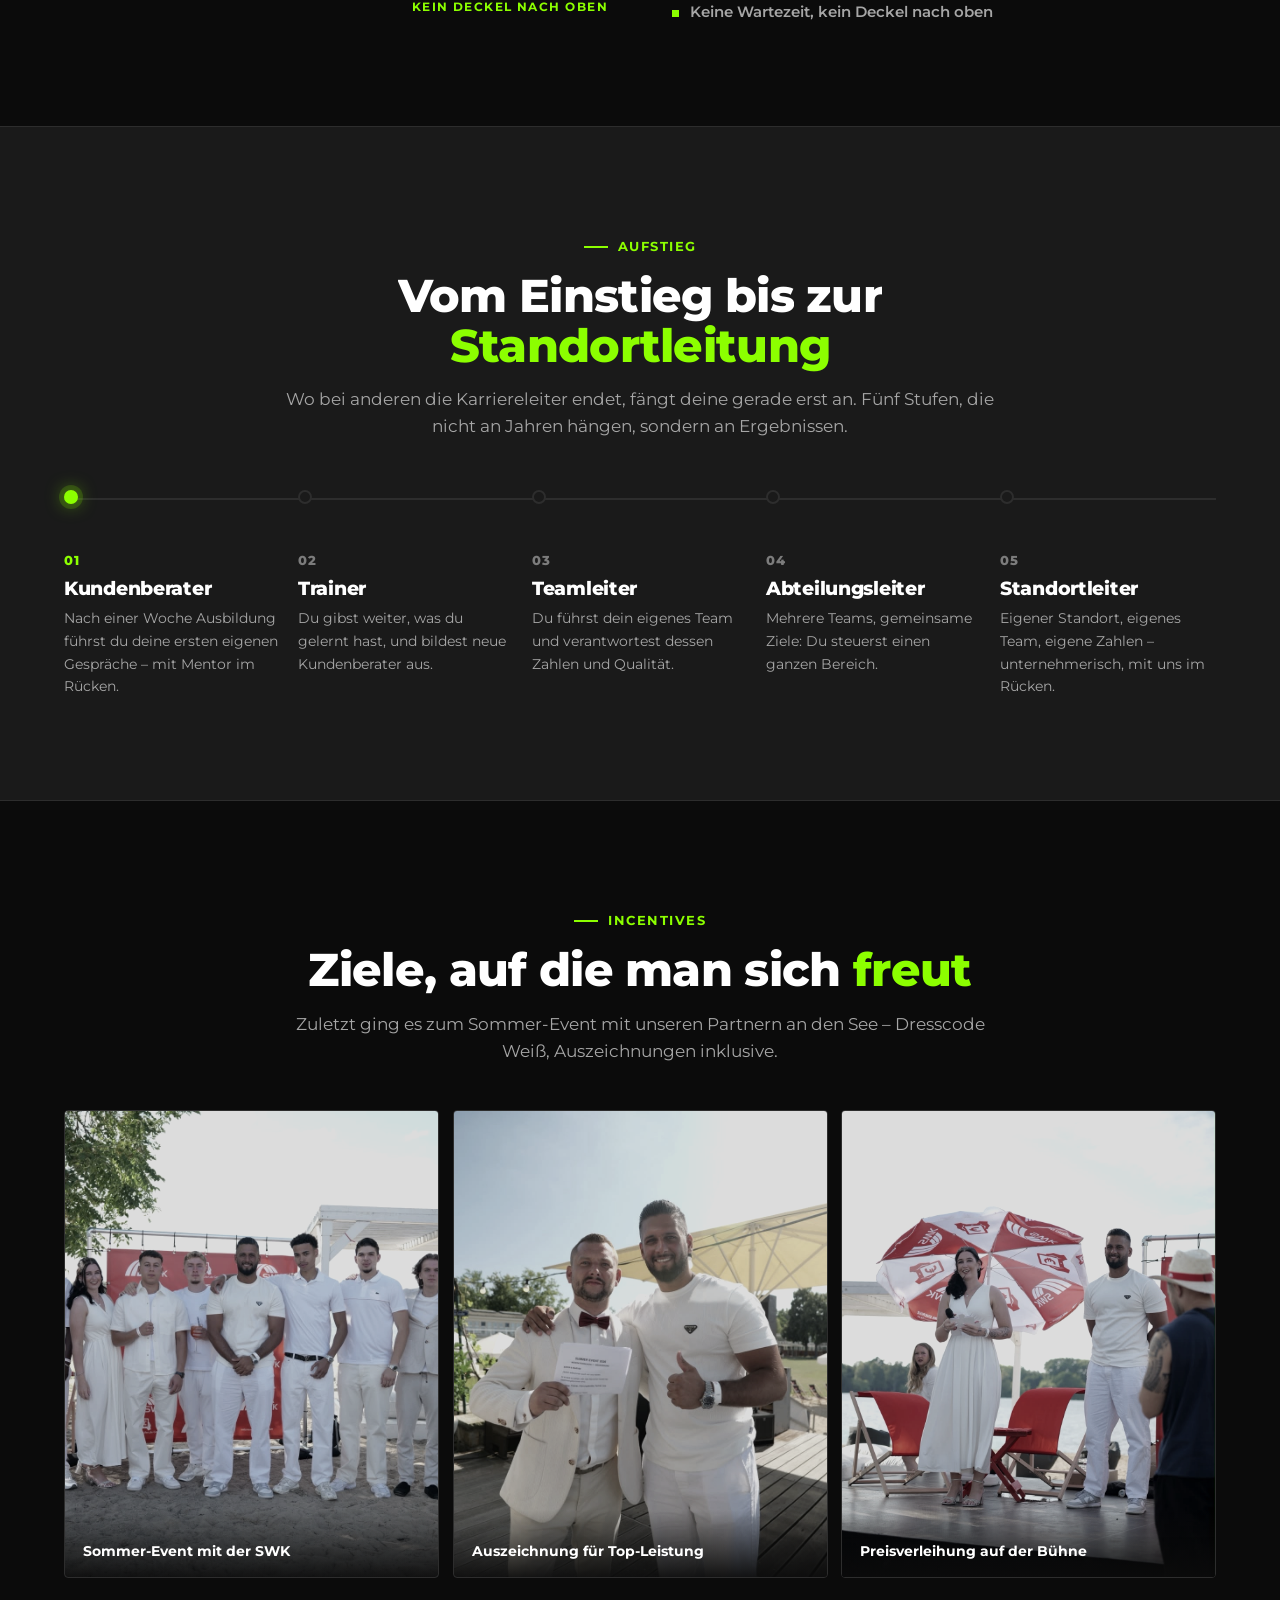
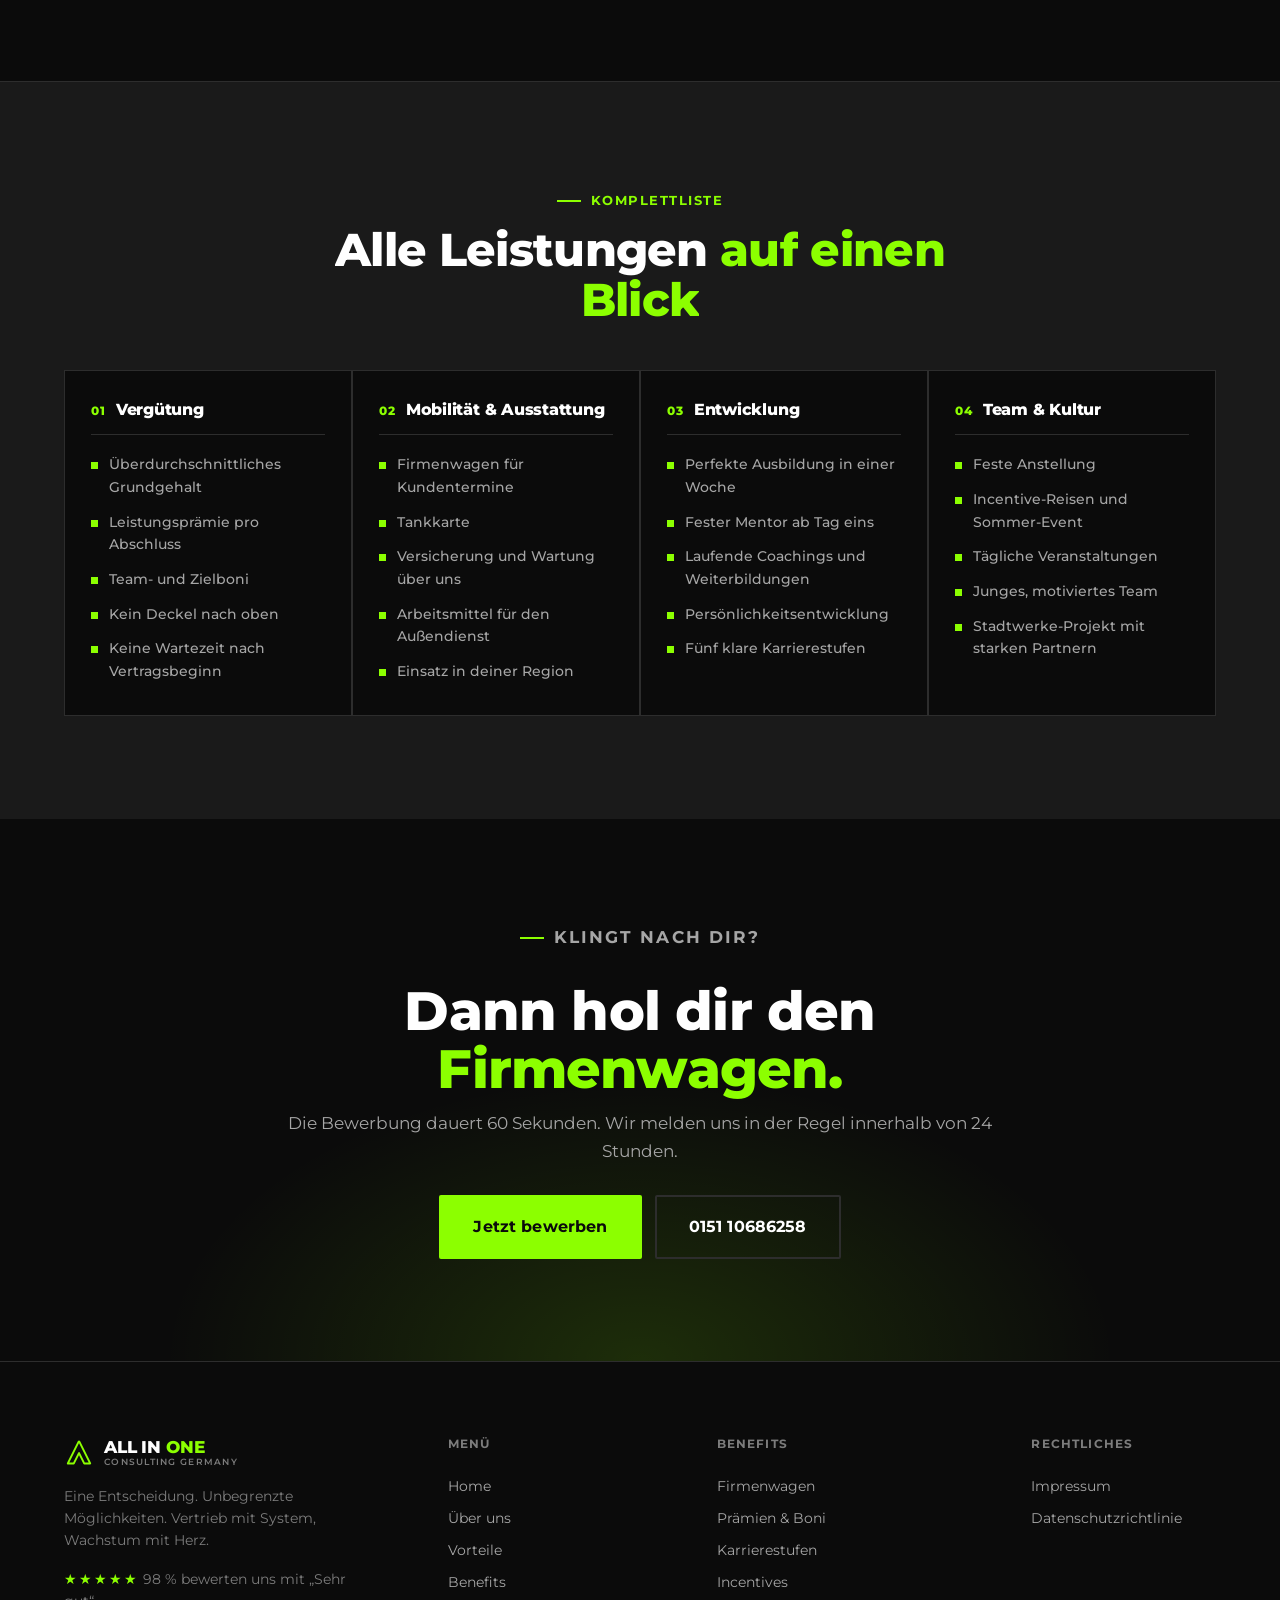
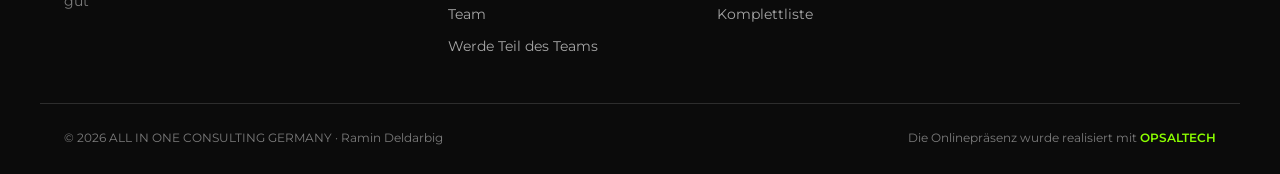
<file: benefits.html>
<!DOCTYPE html>
<html lang="de">
<head>
<meta charset="utf-8">
<meta name="viewport" content="width=device-width, initial-scale=1">
<title>Benefits – Firmenwagen, Prämien &amp; Incentives | ALL IN ONE CONSULTING GERMANY</title>
<meta name="description" content="Alle Mitarbeiterleistungen bei ALL IN ONE CONSULTING GERMANY auf einen Blick: Firmenwagen, Prämien und Boni ohne Deckel, Incentive-Reisen, Ausbildung in einer Woche und feste Anstellung.">
<meta name="theme-color" content="#0B0B0B">
<link rel="canonical" href="https://allinone-consulting.de/benefits.html">

<meta property="og:type" content="website">
<meta property="og:locale" content="de_DE">
<meta property="og:site_name" content="ALL IN ONE CONSULTING GERMANY">
<meta property="og:title" content="Benefits – Firmenwagen, Prämien &amp; Incentives">
<meta property="og:description" content="Firmenwagen, Prämien ohne Deckel, Incentive-Reisen und eine Ausbildung, die in einer Woche startklar macht.">
<meta property="og:url" content="https://allinone-consulting.de/benefits.html">
<meta property="og:image" content="https://allinone-consulting.de/assets/img/team-gruppe.jpg">
<meta name="twitter:card" content="summary_large_image">

<link rel="icon" href="assets/img/favicon.svg" type="image/svg+xml">
<link rel="apple-touch-icon" href="assets/img/favicon.svg">

<link rel="preconnect" href="https://fonts.googleapis.com">
<link rel="preconnect" href="https://fonts.gstatic.com" crossorigin>
<link href="https://fonts.googleapis.com/css2?family=Montserrat:wght@400;500;600;700;800;900&display=swap" rel="stylesheet">
<link rel="stylesheet" href="assets/css/style.css">
<link rel="stylesheet" href="assets/css/benefits.css">

<script>document.documentElement.className += ' js';</script>
</head>

<body>
<a class="skip" href="#main">Zum Inhalt springen</a>
<div class="progress" aria-hidden="true"><div class="progress__bar"></div></div>

<!-- ══ TOP BAR ══ -->
<div class="topbar">
  <div class="wrap topbar__in">
    <p class="topbar__rating">
      <span class="stars" aria-hidden="true">★★★★★</span>
      <strong>98&nbsp;%</strong> <span class="only-wide">unserer Kunden </span>bewerten uns mit „Sehr&nbsp;gut“
    </p>
    <p class="topbar__contact">
      <a href="tel:+4915110686258">0151 10686258</a>
      <span aria-hidden="true">·</span>
      <a href="mailto:info@allinone-consulting.de">info@allinone-consulting.de</a>
    </p>
  </div>
</div>

<!-- ══ HEADER ══ -->
<header class="hdr" id="hdr">
  <div class="wrap hdr__in">
    <a class="logo" href="index.html" aria-label="ALL IN ONE CONSULTING GERMANY – zur Startseite">
      <svg viewBox="0 0 40 40" fill="none" aria-hidden="true">
        <path d="M20 4 L35 34 L27 34 L20 20 L13 34 L5 34 Z" stroke="#8CFF00" stroke-width="2.4" stroke-linejoin="round"/>
      </svg>
      <span class="logo__txt">ALL IN <span class="one">ONE</span><small>CONSULTING GERMANY</small></span>
    </a>

    <nav class="nav" id="nav" aria-label="Hauptnavigation">
      <a href="index.html#vorteile">Vorteile</a>
      <a class="is-active" href="benefits.html" aria-current="page">Benefits</a>
      <a href="index.html#ueber-uns">Über uns</a>
      <a href="index.html#team">Team</a>
      <a href="index.html#stimmen">Stimmen</a>
      <a href="index.html#kontakt">Kontakt</a>
      <a class="btn btn--pri nav__cta" href="index.html#bewerbung">Jetzt bewerben</a>
    </nav>

    <div class="hdr__actions">
      <a class="btn btn--line" href="tel:+4915110686258">0151 10686258</a>
      <a class="btn btn--pri" href="index.html#bewerbung">Jetzt bewerben</a>
      <button class="burger" id="burger" aria-label="Menü öffnen" aria-expanded="false" aria-controls="nav">
        <span></span><span></span><span></span>
      </button>
    </div>
  </div>
</header>

<main id="main">

<!-- ══ HERO ══ -->
<section class="bhero">
  <div class="bhero__glow" aria-hidden="true"></div>
  <div class="wrap bhero__in">
    <p class="kicker" data-anim="up">Mitarbeiterleistungen</p>
    <h1 data-split>Was du bei uns <em>bekommst</em></h1>
    <p class="bhero__sub" data-anim="up" style="--i:2">
      Vertrieb ist bei uns kein Job auf Zeit. Wir investieren in die Menschen, die mit uns
      wachsen – mit Firmenwagen, Prämien ohne Deckel, gemeinsamen Reisen und einer Ausbildung,
      die dich in einer Woche startklar macht.
    </p>
    <div class="bhero__cta" data-anim="up" style="--i:3">
      <a class="btn btn--pri btn--lg" href="index.html#bewerbung">Jetzt in 60 Sekunden bewerben</a>
      <a class="btn btn--ghost btn--lg" href="#alle-leistungen">Alle Leistungen ansehen</a>
    </div>
  </div>
</section>

<!-- ══ SCHLAGWORT-BAND ══ -->
<div class="strip marquee" data-marquee aria-hidden="true">
  <div class="marquee__track">
    <div class="marquee__set">
      <span>Firmenwagen</span><span><b>Prämien ohne Deckel</b></span>
      <span>Incentive-Reisen</span><span><b>Feste Anstellung</b></span>
      <span>Tägliche Events</span><span><b>Coaching ab Tag eins</b></span>
      <span>Firmenwagen</span><span><b>Prämien ohne Deckel</b></span>
      <span>Incentive-Reisen</span><span><b>Feste Anstellung</b></span>
      <span>Tägliche Events</span><span><b>Coaching ab Tag eins</b></span>
    </div>
  </div>
</div>

<!-- ══ ZAHLEN ══ -->
<section class="stats" aria-label="Zahlen zu unseren Leistungen">
  <div class="wrap">
    <div class="stats__grid" data-anim-group="scale">
      <div class="stat"><span class="stat__n" data-count="1">0</span><span class="stat__l">Woche bis zur eigenen Beratung</span></div>
      <div class="stat"><span class="stat__n" data-count="50" data-suffix="+">0</span><span class="stat__l">Ausgebildete Vertriebspartner</span></div>
      <div class="stat"><span class="stat__n" data-count="5">0</span><span class="stat__l">Stufen bis zur Standortleitung</span></div>
      <div class="stat"><span class="stat__n" data-count="24" data-suffix="h">0</span><span class="stat__l">Bis zur Rückmeldung</span></div>
    </div>
  </div>
</section>

<!-- ══ KATEGORIEN ══ -->
<section class="bcards" id="ueberblick">
  <div class="wrap">
    <div class="sec-head sec-head--center" data-anim="up">
      <p class="kicker">Der Überblick</p>
      <h2 data-split>Sechs Gründe, die auf dem <span class="hl">Konto</span> und im <span class="hl">Kalender</span> ankommen</h2>
    </div>

    <div class="bcards__grid" data-anim-group="up">
      <article class="bcard" data-tilt>
        <div class="bcard__in">
          <div class="bcard__ico" aria-hidden="true">
            <svg viewBox="0 0 24 24" fill="none" stroke="currentColor" stroke-width="1.7" stroke-linecap="round" stroke-linejoin="round"><path d="M5 17h14M3 17v-4l2-5a2 2 0 0 1 1.9-1.3h10.2A2 2 0 0 1 19 8l2 5v4"/><circle cx="7" cy="17" r="2"/><circle cx="17" cy="17" r="2"/><path d="M5 13h14"/></svg>
          </div>
          <h3>Firmenwagen</h3>
          <p>Du fährst zu deinen Kunden – nicht mit dem eigenen Auto. Fahrzeug, Tankkarte und Versicherung laufen über uns.</p>
          <span class="bcard__tag">Mobilität</span>
        </div>
      </article>

      <article class="bcard" data-tilt>
        <div class="bcard__in">
          <div class="bcard__ico" aria-hidden="true">
            <svg viewBox="0 0 24 24" fill="none" stroke="currentColor" stroke-width="1.7" stroke-linecap="round" stroke-linejoin="round"><path d="M12 2v20M17 6.5c0-1.9-2.2-3-5-3s-5 1.1-5 3 2.2 2.7 5 3.2 5 1.3 5 3.3-2.2 3-5 3-5-1.1-5-3"/></svg>
          </div>
          <h3>Prämien &amp; Boni</h3>
          <p>Überdurchschnittliches Gehalt plus Leistungsprämien. Ohne Deckel nach oben und ohne Wartezeit.</p>
          <span class="bcard__tag">Vergütung</span>
        </div>
      </article>

      <article class="bcard" data-tilt>
        <div class="bcard__in">
          <div class="bcard__ico" aria-hidden="true">
            <svg viewBox="0 0 24 24" fill="none" stroke="currentColor" stroke-width="1.7" stroke-linecap="round" stroke-linejoin="round"><path d="M2 12h20M12 2a15 15 0 0 1 0 20 15 15 0 0 1 0-20Z"/><circle cx="12" cy="12" r="10"/></svg>
          </div>
          <h3>Incentive-Reisen</h3>
          <p>Gemeinsame Ziele, die sich lohnen: Wer liefert, fährt mit. Zuletzt das Sommer-Event mit unseren Partnern.</p>
          <span class="bcard__tag">Incentives</span>
        </div>
      </article>

      <article class="bcard" data-tilt>
        <div class="bcard__in">
          <div class="bcard__ico" aria-hidden="true">
            <svg viewBox="0 0 24 24" fill="none" stroke="currentColor" stroke-width="1.7" stroke-linecap="round" stroke-linejoin="round"><path d="M22 9 12 4 2 9l10 5 10-5Z"/><path d="M6 11.5V17c0 1.7 2.7 3 6 3s6-1.3 6-3v-5.5"/></svg>
          </div>
          <h3>Ausbildung &amp; Coaching</h3>
          <p>In einer Woche startklar, danach laufende Coachings und ein fester Ansprechpartner an deiner Seite.</p>
          <span class="bcard__tag">Entwicklung</span>
        </div>
      </article>

      <article class="bcard" data-tilt>
        <div class="bcard__in">
          <div class="bcard__ico" aria-hidden="true">
            <svg viewBox="0 0 24 24" fill="none" stroke="currentColor" stroke-width="1.7" stroke-linecap="round" stroke-linejoin="round"><path d="M20 7H4a1 1 0 0 0-1 1v11a1 1 0 0 0 1 1h16a1 1 0 0 0 1-1V8a1 1 0 0 0-1-1Z"/><path d="M9 7V5a1 1 0 0 1 1-1h4a1 1 0 0 1 1 1v2M3 12h18"/></svg>
          </div>
          <h3>Feste Anstellung</h3>
          <p>Sicherer Arbeitsvertrag statt loser Vermittlung – mit dem Rückenwind etablierter Energieversorger.</p>
          <span class="bcard__tag">Sicherheit</span>
        </div>
      </article>

      <article class="bcard" data-tilt>
        <div class="bcard__in">
          <div class="bcard__ico" aria-hidden="true">
            <svg viewBox="0 0 24 24" fill="none" stroke="currentColor" stroke-width="1.7" stroke-linecap="round" stroke-linejoin="round"><circle cx="9" cy="8" r="3"/><circle cx="17" cy="9" r="2.4"/><path d="M3 20c0-3.5 2.5-6 6-6s6 2.5 6 6M15.5 14.5c2.6.3 4.5 2.3 4.5 5.2"/></svg>
          </div>
          <h3>Team &amp; Events</h3>
          <p>Tägliche Veranstaltungen, gemeinsame Abende und ein Team, das sich gegenseitig nach vorne bringt.</p>
          <span class="bcard__tag">Kultur</span>
        </div>
      </article>
    </div>
  </div>
</section>

<!-- ══ FIRMENWAGEN ══
     BITTE PRÜFEN: Konkrete Konditionen (ab welcher Stufe, Fahrzeugklasse,
     Umfang der Privatnutzung, Tankkarte) mit der Geschäftsführung abstimmen
     und die Punkte unten entsprechend schärfen. -->
<section class="car" id="firmenwagen">
  <div class="wrap car__in">
    <div class="car__copy" data-anim="left">
      <p class="kicker">Mobilität</p>
      <h2 data-split>Dein <span class="hl">Firmenwagen</span></h2>
      <p>
        Wir beraten jeden Kunden persönlich vor Ort. Damit das funktioniert, brauchst du kein
        eigenes Auto und keine Kilometerabrechnung – der Wagen kommt von uns.
      </p>
      <ul class="ticks">
        <li>Fahrzeug für alle Kundentermine</li>
        <li>Tankkarte inklusive</li>
        <li>Versicherung und Wartung laufen über uns</li>
        <li>Auf Wunsch auch privat nutzbar</li>
      </ul>
      <a class="btn btn--pri" href="index.html#bewerbung">Jetzt durchstarten</a>
    </div>

    <div class="car__art" data-anim="right">
      <svg viewBox="0 0 600 250" role="img" aria-label="Illustration eines Firmenwagens">
        <g class="car__draw" fill="none" stroke="#8CFF00" stroke-width="2.6"
           stroke-linecap="round" stroke-linejoin="round">
          <path d="M40 176 L40 158 Q42 138 66 133 L152 120 L210 82 Q226 70 250 69 L366 67 Q394 68 412 84 L468 126 L528 136 Q554 141 556 160 L556 176"/>
          <path d="M172 116 L216 88 Q228 79 248 78 L286 77 L286 110 Z"/>
          <path d="M306 77 L356 76 Q378 77 392 91 L416 116 L306 110 Z"/>
          <circle cx="148" cy="176" r="34"/>
          <circle cx="462" cy="176" r="34"/>
          <circle cx="148" cy="176" r="13"/>
          <circle cx="462" cy="176" r="13"/>
          <path d="M40 168 L96 168 M520 168 L556 168"/>
        </g>
        <path class="car__ground" d="M10 212 H590" stroke="#2D2D2D" stroke-width="2" stroke-linecap="round"/>
      </svg>
      <div class="car__badge"><span>Inklusive</span><strong>Tankkarte</strong></div>
    </div>
  </div>
</section>

<!-- ══ PRÄMIEN ══
     BITTE PRÜFEN: Falls konkrete Prämienhöhen, Staffeln oder ein
     Einstiegsgehalt genannt werden sollen, hier ergänzen. Bewusst ohne
     Zahlen formuliert, um keine Zusagen zu machen, die nicht abgestimmt sind. -->
<section class="bonus" id="praemien">
  <div class="wrap bonus__in">
    <div class="bonus__art" data-anim="left" aria-hidden="true">
      <div class="bonus__chart">
        <span style="--h:26%;--d:.00s"><i></i></span>
        <span style="--h:38%;--d:.08s"><i></i></span>
        <span style="--h:34%;--d:.16s"><i></i></span>
        <span style="--h:52%;--d:.24s"><i></i></span>
        <span style="--h:47%;--d:.32s"><i></i></span>
        <span style="--h:68%;--d:.40s"><i></i></span>
        <span style="--h:62%;--d:.48s"><i></i></span>
        <span style="--h:84%;--d:.56s"><i></i></span>
        <span style="--h:100%;--d:.64s"><i></i></span>
      </div>
      <p class="bonus__caption">Kein Deckel nach oben</p>
    </div>

    <div class="bonus__copy" data-anim="right">
      <p class="kicker">Vergütung</p>
      <h2 data-split>Was du leistest, siehst du <span class="hl">auf dem Konto</span></h2>
      <p>
        Bei uns entscheidet nicht das Dienstalter über dein Einkommen, sondern was du daraus
        machst. Deine Leistung wird sichtbar vergütet – sofort, nicht nach der Probezeit.
      </p>
      <ul class="ticks">
        <li>Überdurchschnittliches Grundgehalt</li>
        <li>Leistungsprämie für jeden Abschluss</li>
        <li>Team- und Zielboni</li>
        <li>Keine Wartezeit, kein Deckel nach oben</li>
      </ul>
    </div>
  </div>
</section>

<!-- ══ KARRIEREPFAD ══ -->
<section class="path" id="karriere">
  <div class="wrap">
    <div class="sec-head sec-head--center" data-anim="up">
      <p class="kicker">Aufstieg</p>
      <h2 data-split>Vom Einstieg bis zur <span class="hl">Standortleitung</span></h2>
      <p class="sec-head__sub">
        Wo bei anderen die Karriereleiter endet, fängt deine gerade erst an. Fünf Stufen,
        die nicht an Jahren hängen, sondern an Ergebnissen.
      </p>
    </div>

    <div class="path__wrap" data-draw>
      <div class="path__track" aria-hidden="true"><span class="path__fill"></span></div>
      <ol class="path__list">
        <li class="path__st">
          <span class="path__dot" aria-hidden="true"></span>
          <span class="path__num">01</span>
          <h3>Kundenberater</h3>
          <p>Nach einer Woche Ausbildung führst du deine ersten eigenen Gespräche – mit Mentor im Rücken.</p>
        </li>
        <li class="path__st">
          <span class="path__dot" aria-hidden="true"></span>
          <span class="path__num">02</span>
          <h3>Trainer</h3>
          <p>Du gibst weiter, was du gelernt hast, und bildest neue Kundenberater aus.</p>
        </li>
        <li class="path__st">
          <span class="path__dot" aria-hidden="true"></span>
          <span class="path__num">03</span>
          <h3>Teamleiter</h3>
          <p>Du führst dein eigenes Team und verantwortest dessen Zahlen und Qualität.</p>
        </li>
        <li class="path__st">
          <span class="path__dot" aria-hidden="true"></span>
          <span class="path__num">04</span>
          <h3>Abteilungsleiter</h3>
          <p>Mehrere Teams, gemeinsame Ziele: Du steuerst einen ganzen Bereich.</p>
        </li>
        <li class="path__st">
          <span class="path__dot" aria-hidden="true"></span>
          <span class="path__num">05</span>
          <h3>Standortleiter</h3>
          <p>Eigener Standort, eigenes Team, eigene Zahlen – unternehmerisch, mit uns im Rücken.</p>
        </li>
      </ol>
    </div>
  </div>
</section>

<!-- ══ INCENTIVES ══ -->
<section class="inc" id="incentives">
  <div class="wrap">
    <div class="sec-head sec-head--center" data-anim="up">
      <p class="kicker">Incentives</p>
      <h2 data-split>Ziele, auf die man sich <span class="hl">freut</span></h2>
      <p class="sec-head__sub">
        Zuletzt ging es zum Sommer-Event mit unseren Partnern an den See – Dresscode Weiß,
        Auszeichnungen inklusive.
      </p>
    </div>

    <div class="inc__grid" data-anim-group="clip">
      <figure class="inc__i" style="--pos:36%">
        <img src="assets/img/team-gruppe.jpg" alt="Das Team beim Sommer-Event am See" loading="lazy">
        <figcaption>Sommer-Event mit der SWK</figcaption>
      </figure>
      <figure class="inc__i" style="--pos:30%">
        <img src="assets/img/event-auszeichnung.jpg" alt="Auszeichnung eines Vertriebspartners" loading="lazy">
        <figcaption>Auszeichnung für Top-Leistung</figcaption>
      </figure>
      <figure class="inc__i" style="--pos:34%">
        <img src="assets/img/event-moderation.jpg" alt="Moderation der Preisverleihung beim Sommer-Event" loading="lazy">
        <figcaption>Preisverleihung auf der Bühne</figcaption>
      </figure>
    </div>
  </div>
</section>

<!-- ══ ALLE LEISTUNGEN ══ -->
<section class="all" id="alle-leistungen">
  <div class="wrap">
    <div class="sec-head sec-head--center" data-anim="up">
      <p class="kicker">Komplettliste</p>
      <h2 data-split>Alle Leistungen <span class="hl">auf einen Blick</span></h2>
    </div>

    <div class="all__grid" data-anim-group="up">
      <div class="all__col">
        <h3><span aria-hidden="true">01</span> Vergütung</h3>
        <ul class="ticks">
          <li>Überdurchschnittliches Grundgehalt</li>
          <li>Leistungsprämie pro Abschluss</li>
          <li>Team- und Zielboni</li>
          <li>Kein Deckel nach oben</li>
          <li>Keine Wartezeit nach Vertragsbeginn</li>
        </ul>
      </div>

      <div class="all__col">
        <h3><span aria-hidden="true">02</span> Mobilität &amp; Ausstattung</h3>
        <ul class="ticks">
          <li>Firmenwagen für Kundentermine</li>
          <li>Tankkarte</li>
          <li>Versicherung und Wartung über uns</li>
          <li>Arbeitsmittel für den Außendienst</li>
          <li>Einsatz in deiner Region</li>
        </ul>
      </div>

      <div class="all__col">
        <h3><span aria-hidden="true">03</span> Entwicklung</h3>
        <ul class="ticks">
          <li>Perfekte Ausbildung in einer Woche</li>
          <li>Fester Mentor ab Tag eins</li>
          <li>Laufende Coachings und Weiterbildungen</li>
          <li>Persönlichkeitsentwicklung</li>
          <li>Fünf klare Karrierestufen</li>
        </ul>
      </div>

      <div class="all__col">
        <h3><span aria-hidden="true">04</span> Team &amp; Kultur</h3>
        <ul class="ticks">
          <li>Feste Anstellung</li>
          <li>Incentive-Reisen und Sommer-Event</li>
          <li>Tägliche Veranstaltungen</li>
          <li>Junges, motiviertes Team</li>
          <li>Stadtwerke-Projekt mit starken Partnern</li>
        </ul>
      </div>
    </div>
  </div>
</section>

<!-- ══ FINAL CTA ══ -->
<section class="final">
  <div class="wrap final__in" data-anim="scale">
    <p class="kicker" style="justify-content:center">Klingt nach dir?</p>
    <h2 data-split>Dann hol dir den <span class="hl">Firmenwagen.</span></h2>
    <p>Die Bewerbung dauert 60 Sekunden. Wir melden uns in der Regel innerhalb von 24 Stunden.</p>
    <div class="final__cta">
      <a class="btn btn--pri btn--lg" href="index.html#bewerbung">Jetzt bewerben</a>
      <a class="btn btn--ghost btn--lg" href="tel:+4915110686258">0151 10686258</a>
    </div>
  </div>
</section>

</main>

<!-- ══ FOOTER ══ -->
<footer class="ftr" id="kontakt">
  <div class="wrap ftr__in">
    <div class="ftr__brand">
      <a class="logo" href="index.html" aria-label="ALL IN ONE CONSULTING GERMANY – zur Startseite">
        <svg viewBox="0 0 40 40" fill="none" aria-hidden="true">
          <path d="M20 4 L35 34 L27 34 L20 20 L13 34 L5 34 Z" stroke="#8CFF00" stroke-width="2.4" stroke-linejoin="round"/>
        </svg>
        <span class="logo__txt">ALL IN <span class="one">ONE</span><small>CONSULTING GERMANY</small></span>
      </a>
      <p>Eine Entscheidung. Unbegrenzte Möglichkeiten. Vertrieb mit System, Wachstum mit Herz.</p>
      <p class="ftr__rating"><span class="stars" aria-hidden="true">★★★★★</span> 98 % bewerten uns mit „Sehr gut“</p>
    </div>

    <nav class="ftr__col" aria-label="Menü">
      <h3>Menü</h3>
      <a href="index.html">Home</a>
      <a href="index.html#ueber-uns">Über uns</a>
      <a href="index.html#vorteile">Vorteile</a>
      <a href="benefits.html">Benefits</a>
      <a href="index.html#team">Team</a>
      <a href="index.html#bewerbung">Werde Teil des Teams</a>
    </nav>

    <div class="ftr__col">
      <h3>Benefits</h3>
      <a href="#firmenwagen">Firmenwagen</a>
      <a href="#praemien">Prämien &amp; Boni</a>
      <a href="#karriere">Karrierestufen</a>
      <a href="#incentives">Incentives</a>
      <a href="#alle-leistungen">Komplettliste</a>
    </div>

    <div class="ftr__col">
      <h3>Rechtliches</h3>
      <a href="impressum.html">Impressum</a>
      <a href="datenschutz.html">Datenschutzrichtlinie</a>
    </div>
  </div>

  <div class="wrap ftr__bottom">
    <p>© <span id="year">2026</span> ALL IN ONE CONSULTING GERMANY · Ramin Deldarbig</p>
    <p class="ftr__made">Die Onlinepräsenz wurde realisiert mit
      <a href="https://www.opsaltech.de" target="_blank" rel="noopener">OPSALTECH</a>
    </p>
  </div>
</footer>

<div class="sticky-cta" id="stickyCta">
  <a class="btn btn--line btn--sm" href="tel:+4915110686258" aria-label="Anrufen">
    <svg viewBox="0 0 24 24" fill="none" stroke="currentColor" stroke-width="1.8" stroke-linecap="round" stroke-linejoin="round" aria-hidden="true"><path d="M22 16.9v3a2 2 0 0 1-2.2 2 19.8 19.8 0 0 1-8.6-3.1 19.5 19.5 0 0 1-6-6A19.8 19.8 0 0 1 2.1 4.2 2 2 0 0 1 4.1 2h3a2 2 0 0 1 2 1.7c.1 1 .4 1.9.7 2.8a2 2 0 0 1-.5 2.1L8.1 9.9a16 16 0 0 0 6 6l1.3-1.3a2 2 0 0 1 2.1-.4c.9.3 1.8.6 2.8.7a2 2 0 0 1 1.7 2Z"/></svg>
    Anrufen
  </a>
  <a class="btn btn--pri btn--sm" href="index.html#bewerbung">Jetzt bewerben</a>
</div>

<script src="assets/js/main.js" defer></script>
</body>
</html>
</file>
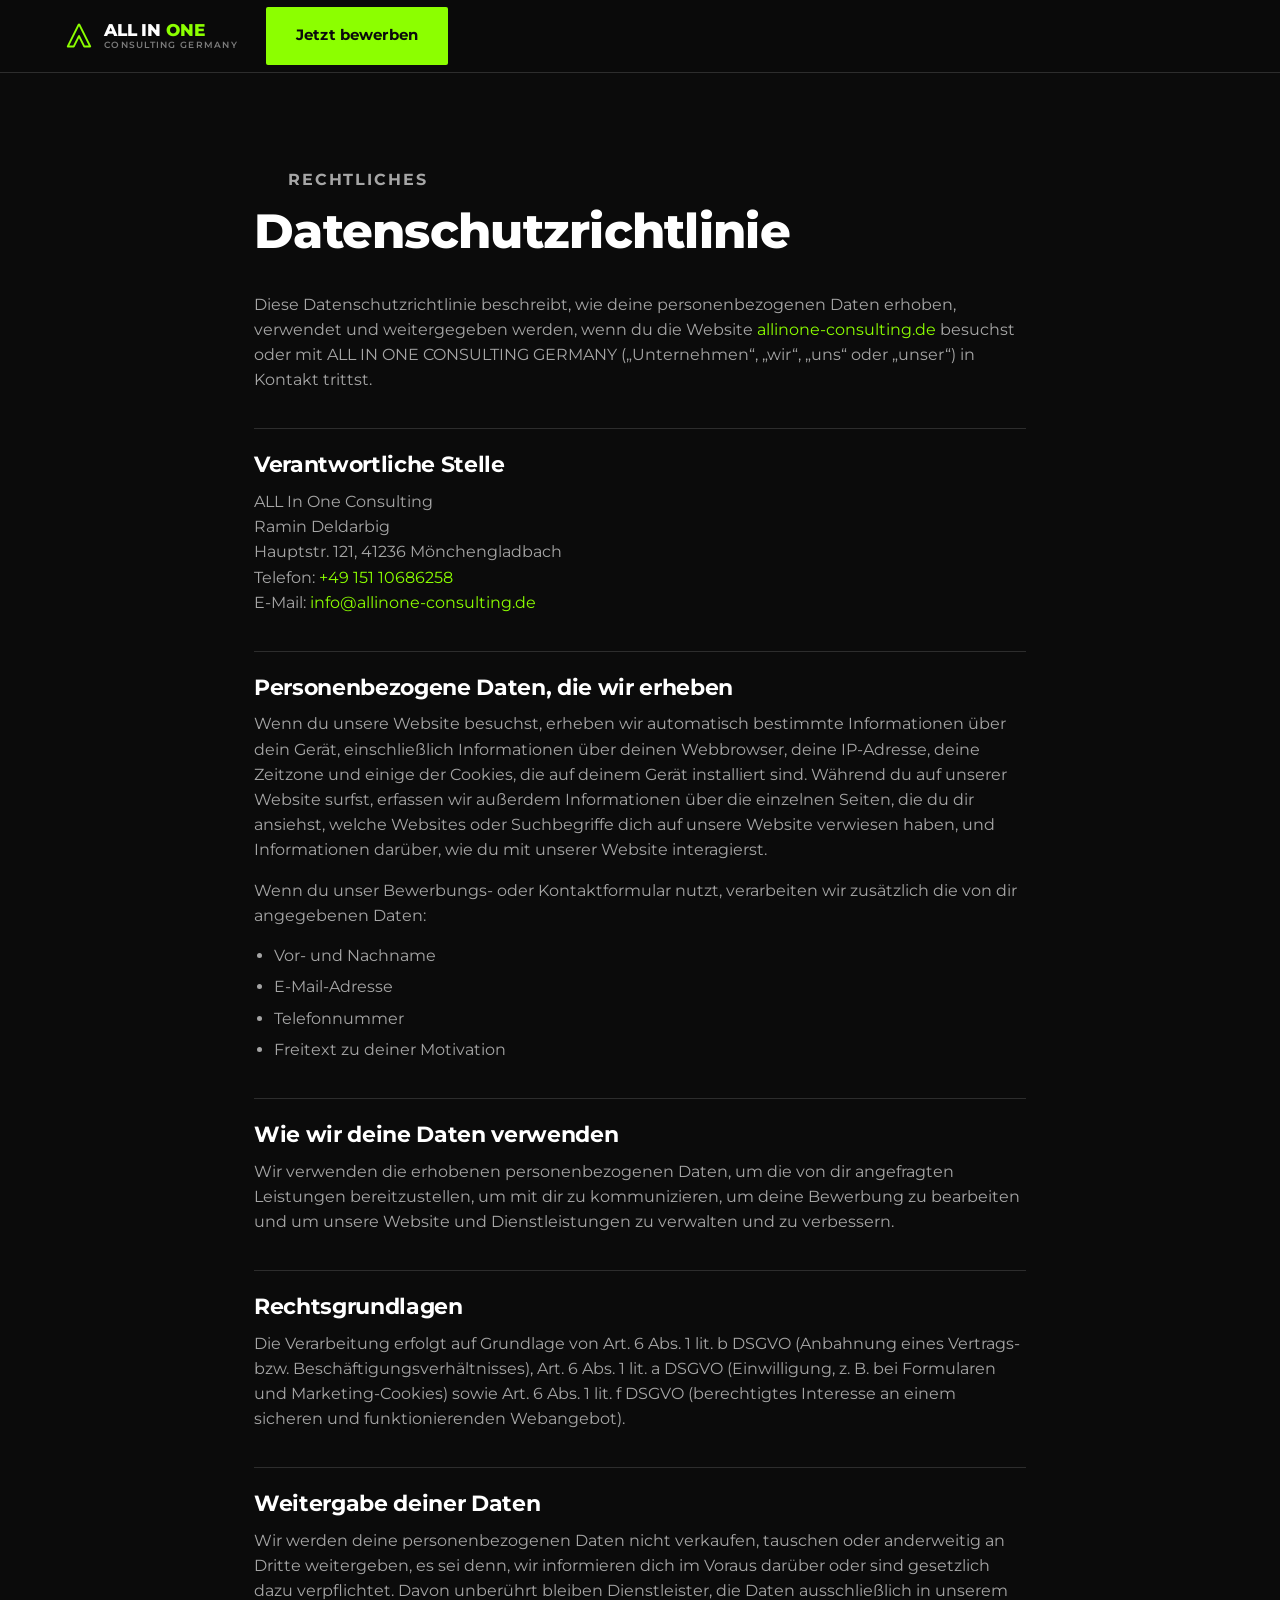
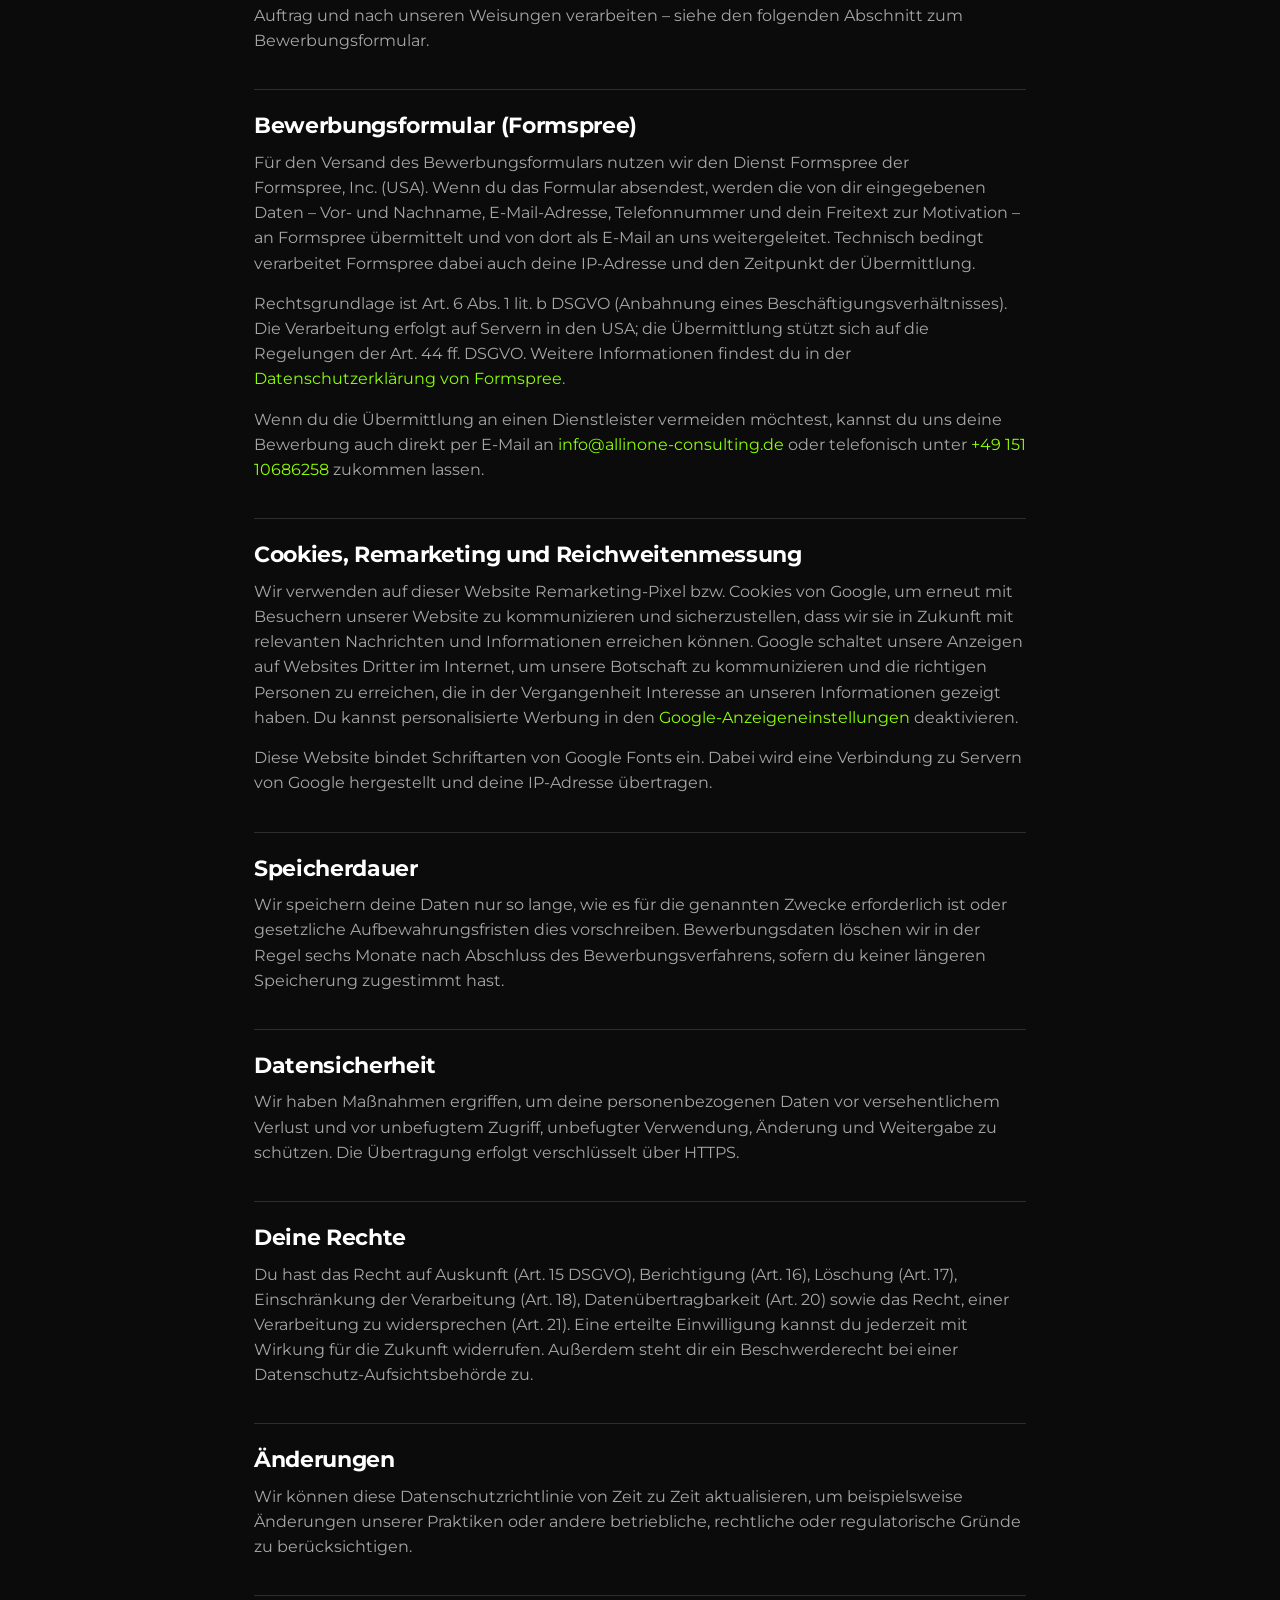
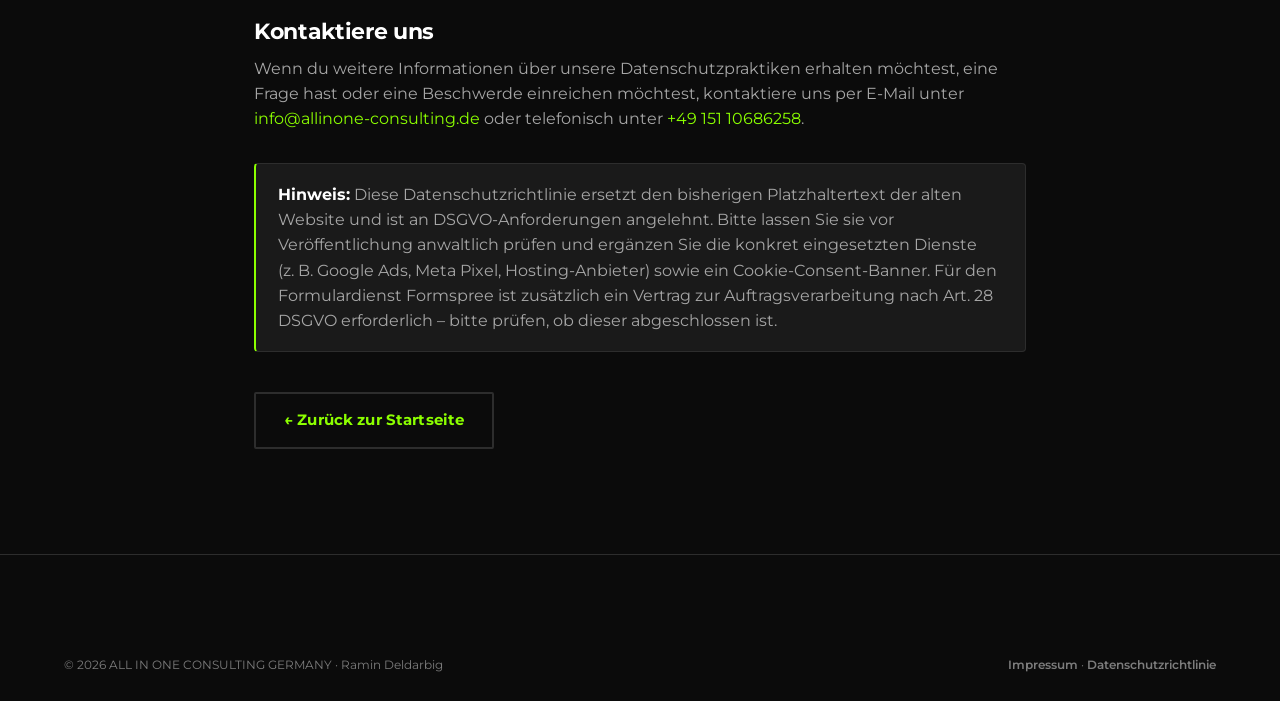
<file: datenschutz.html>
<!DOCTYPE html>
<html lang="de">
<head>
<meta charset="utf-8">
<meta name="viewport" content="width=device-width, initial-scale=1">
<title>Datenschutzrichtlinie – ALL IN ONE CONSULTING GERMANY</title>
<meta name="description" content="Datenschutzrichtlinie von ALL IN ONE CONSULTING GERMANY, Ramin Deldarbig, Mönchengladbach.">
<meta name="robots" content="noindex,follow">
<meta name="theme-color" content="#0B0B0B">
<link rel="icon" href="assets/img/favicon.svg" type="image/svg+xml">
<link rel="preconnect" href="https://fonts.googleapis.com">
<link rel="preconnect" href="https://fonts.gstatic.com" crossorigin>
<link href="https://fonts.googleapis.com/css2?family=Montserrat:wght@400;500;600;700;800;900&display=swap" rel="stylesheet">
<link rel="stylesheet" href="assets/css/style.css">
<link rel="stylesheet" href="assets/css/legal.css">
</head>
<body>
<a class="skip" href="#main">Zum Inhalt springen</a>

<header class="hdr is-stuck">
  <div class="wrap hdr__in">
    <a class="logo" href="index.html" aria-label="ALL IN ONE CONSULTING GERMANY – zur Startseite">
      <svg viewBox="0 0 40 40" fill="none" aria-hidden="true">
        <path d="M20 4 L35 34 L27 34 L20 20 L13 34 L5 34 Z" stroke="#8CFF00" stroke-width="2.4" stroke-linejoin="round"/>
      </svg>
      <span class="logo__txt">ALL IN <span class="one">ONE</span><small>CONSULTING GERMANY</small></span>
    </a>
    <div class="hdr__actions"><a class="btn btn--pri" href="index.html#bewerbung">Jetzt bewerben</a></div>
  </div>
</header>

<main id="main" class="legal">
  <div class="wrap legal__in">
    <p class="kicker">Rechtliches</p>
    <h1>Datenschutzrichtlinie</h1>

    <p>
      Diese Datenschutzrichtlinie beschreibt, wie deine personenbezogenen Daten erhoben,
      verwendet und weitergegeben werden, wenn du die Website
      <a href="https://allinone-consulting.de">allinone-consulting.de</a> besuchst oder mit
      ALL IN ONE CONSULTING GERMANY („Unternehmen“, „wir“, „uns“ oder „unser“) in Kontakt trittst.
    </p>

    <h2>Verantwortliche Stelle</h2>
    <p>
      ALL In One Consulting<br>
      Ramin Deldarbig<br>
      Hauptstr. 121, 41236 Mönchengladbach<br>
      Telefon: <a href="tel:+4915110686258">+49 151 10686258</a><br>
      E-Mail: <a href="mailto:info@allinone-consulting.de">info@allinone-consulting.de</a>
    </p>

    <h2>Personenbezogene Daten, die wir erheben</h2>
    <p>
      Wenn du unsere Website besuchst, erheben wir automatisch bestimmte Informationen über dein
      Gerät, einschließlich Informationen über deinen Webbrowser, deine IP-Adresse, deine Zeitzone
      und einige der Cookies, die auf deinem Gerät installiert sind. Während du auf unserer
      Website surfst, erfassen wir außerdem Informationen über die einzelnen Seiten, die du dir
      ansiehst, welche Websites oder Suchbegriffe dich auf unsere Website verwiesen haben, und
      Informationen darüber, wie du mit unserer Website interagierst.
    </p>
    <p>
      Wenn du unser Bewerbungs- oder Kontaktformular nutzt, verarbeiten wir zusätzlich die von dir
      angegebenen Daten:
    </p>
    <ul>
      <li>Vor- und Nachname</li>
      <li>E-Mail-Adresse</li>
      <li>Telefonnummer</li>
      <li>Freitext zu deiner Motivation</li>
    </ul>

    <h2>Wie wir deine Daten verwenden</h2>
    <p>
      Wir verwenden die erhobenen personenbezogenen Daten, um die von dir angefragten Leistungen
      bereitzustellen, um mit dir zu kommunizieren, um deine Bewerbung zu bearbeiten und um unsere
      Website und Dienstleistungen zu verwalten und zu verbessern.
    </p>

    <h2>Rechtsgrundlagen</h2>
    <p>
      Die Verarbeitung erfolgt auf Grundlage von Art. 6 Abs. 1 lit. b DSGVO (Anbahnung eines
      Vertrags- bzw. Beschäftigungsverhältnisses), Art. 6 Abs. 1 lit. a DSGVO (Einwilligung,
      z.&nbsp;B. bei Formularen und Marketing-Cookies) sowie Art. 6 Abs. 1 lit. f DSGVO
      (berechtigtes Interesse an einem sicheren und funktionierenden Webangebot).
    </p>

    <h2>Weitergabe deiner Daten</h2>
    <p>
      Wir werden deine personenbezogenen Daten nicht verkaufen, tauschen oder anderweitig an
      Dritte weitergeben, es sei denn, wir informieren dich im Voraus darüber oder sind gesetzlich
      dazu verpflichtet. Davon unberührt bleiben Dienstleister, die Daten ausschließlich in unserem
      Auftrag und nach unseren Weisungen verarbeiten – siehe den folgenden Abschnitt zum
      Bewerbungsformular.
    </p>

    <h2>Bewerbungsformular (Formspree)</h2>
    <p>
      Für den Versand des Bewerbungsformulars nutzen wir den Dienst Formspree der Formspree,&nbsp;Inc.
      (USA). Wenn du das Formular absendest, werden die von dir eingegebenen Daten – Vor- und
      Nachname, E-Mail-Adresse, Telefonnummer und dein Freitext zur Motivation – an Formspree
      übermittelt und von dort als E-Mail an uns weitergeleitet. Technisch bedingt verarbeitet
      Formspree dabei auch deine IP-Adresse und den Zeitpunkt der Übermittlung.
    </p>
    <p>
      Rechtsgrundlage ist Art. 6 Abs. 1 lit. b DSGVO (Anbahnung eines Beschäftigungsverhältnisses).
      Die Verarbeitung erfolgt auf Servern in den USA; die Übermittlung stützt sich auf die
      Regelungen der Art. 44&nbsp;ff. DSGVO. Weitere Informationen findest du in der
      <a href="https://formspree.io/legal/privacy-policy/" target="_blank" rel="noopener">Datenschutzerklärung von Formspree</a>.
    </p>
    <p>
      Wenn du die Übermittlung an einen Dienstleister vermeiden möchtest, kannst du uns deine
      Bewerbung auch direkt per E-Mail an
      <a href="mailto:info@allinone-consulting.de">info@allinone-consulting.de</a> oder telefonisch
      unter <a href="tel:+4915110686258">+49 151 10686258</a> zukommen lassen.
    </p>

    <h2>Cookies, Remarketing und Reichweitenmessung</h2>
    <p>
      Wir verwenden auf dieser Website Remarketing-Pixel bzw. Cookies von Google, um erneut mit
      Besuchern unserer Website zu kommunizieren und sicherzustellen, dass wir sie in Zukunft mit
      relevanten Nachrichten und Informationen erreichen können. Google schaltet unsere Anzeigen
      auf Websites Dritter im Internet, um unsere Botschaft zu kommunizieren und die richtigen
      Personen zu erreichen, die in der Vergangenheit Interesse an unseren Informationen gezeigt
      haben. Du kannst personalisierte Werbung in den
      <a href="https://adssettings.google.com/" target="_blank" rel="noopener">Google-Anzeigeneinstellungen</a>
      deaktivieren.
    </p>
    <p>
      Diese Website bindet Schriftarten von Google Fonts ein. Dabei wird eine Verbindung zu Servern
      von Google hergestellt und deine IP-Adresse übertragen.
    </p>

    <h2>Speicherdauer</h2>
    <p>
      Wir speichern deine Daten nur so lange, wie es für die genannten Zwecke erforderlich ist oder
      gesetzliche Aufbewahrungsfristen dies vorschreiben. Bewerbungsdaten löschen wir in der Regel
      sechs Monate nach Abschluss des Bewerbungsverfahrens, sofern du keiner längeren Speicherung
      zugestimmt hast.
    </p>

    <h2>Datensicherheit</h2>
    <p>
      Wir haben Maßnahmen ergriffen, um deine personenbezogenen Daten vor versehentlichem Verlust
      und vor unbefugtem Zugriff, unbefugter Verwendung, Änderung und Weitergabe zu schützen. Die
      Übertragung erfolgt verschlüsselt über HTTPS.
    </p>

    <h2>Deine Rechte</h2>
    <p>
      Du hast das Recht auf Auskunft (Art. 15 DSGVO), Berichtigung (Art. 16), Löschung (Art. 17),
      Einschränkung der Verarbeitung (Art. 18), Datenübertragbarkeit (Art. 20) sowie das Recht,
      einer Verarbeitung zu widersprechen (Art. 21). Eine erteilte Einwilligung kannst du jederzeit
      mit Wirkung für die Zukunft widerrufen. Außerdem steht dir ein Beschwerderecht bei einer
      Datenschutz-Aufsichtsbehörde zu.
    </p>

    <h2>Änderungen</h2>
    <p>
      Wir können diese Datenschutzrichtlinie von Zeit zu Zeit aktualisieren, um beispielsweise
      Änderungen unserer Praktiken oder andere betriebliche, rechtliche oder regulatorische Gründe
      zu berücksichtigen.
    </p>

    <h2>Kontaktiere uns</h2>
    <p>
      Wenn du weitere Informationen über unsere Datenschutzpraktiken erhalten möchtest, eine Frage
      hast oder eine Beschwerde einreichen möchtest, kontaktiere uns per E-Mail unter
      <a href="mailto:info@allinone-consulting.de">info@allinone-consulting.de</a>
      oder telefonisch unter <a href="tel:+4915110686258">+49 151 10686258</a>.
    </p>

    <p class="legal__hint">
      <strong>Hinweis:</strong> Diese Datenschutzrichtlinie ersetzt den bisherigen Platzhaltertext
      der alten Website und ist an DSGVO-Anforderungen angelehnt. Bitte lassen Sie sie vor
      Veröffentlichung anwaltlich prüfen und ergänzen Sie die konkret eingesetzten Dienste
      (z.&nbsp;B. Google&nbsp;Ads, Meta&nbsp;Pixel, Hosting-Anbieter) sowie ein
      Cookie-Consent-Banner. Für den Formulardienst Formspree ist zusätzlich ein Vertrag zur
      Auftragsverarbeitung nach Art. 28 DSGVO erforderlich – bitte prüfen, ob dieser
      abgeschlossen ist.
    </p>

    <p class="legal__back"><a class="btn btn--line" href="index.html">← Zurück zur Startseite</a></p>
  </div>
</main>

<footer class="ftr">
  <div class="wrap ftr__bottom" style="margin-top:0;border-top:0">
    <p>© <span id="year">2026</span> ALL IN ONE CONSULTING GERMANY · Ramin Deldarbig</p>
    <p class="ftr__made">
      <a href="impressum.html">Impressum</a> · <a href="datenschutz.html">Datenschutzrichtlinie</a>
    </p>
  </div>
</footer>

<script>document.getElementById('year').textContent = new Date().getFullYear();</script>
</body>
</html>
</file>
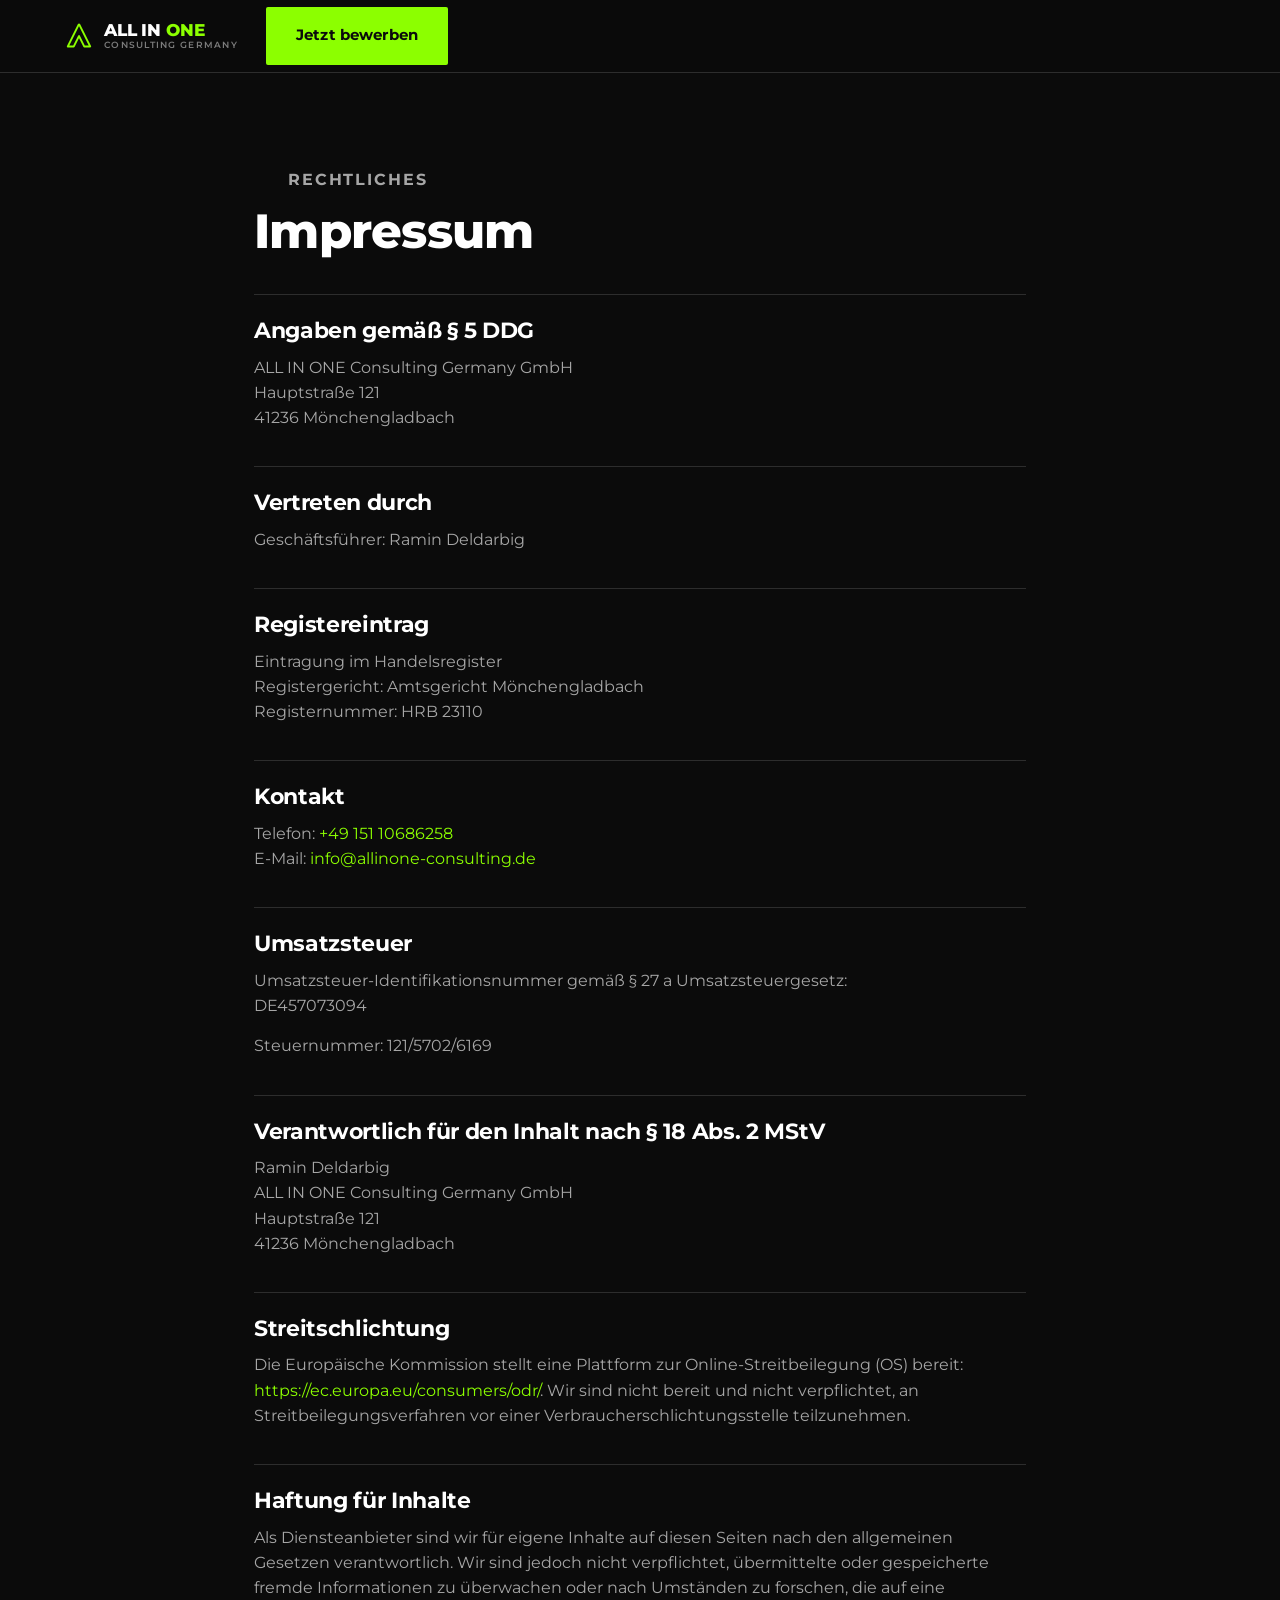
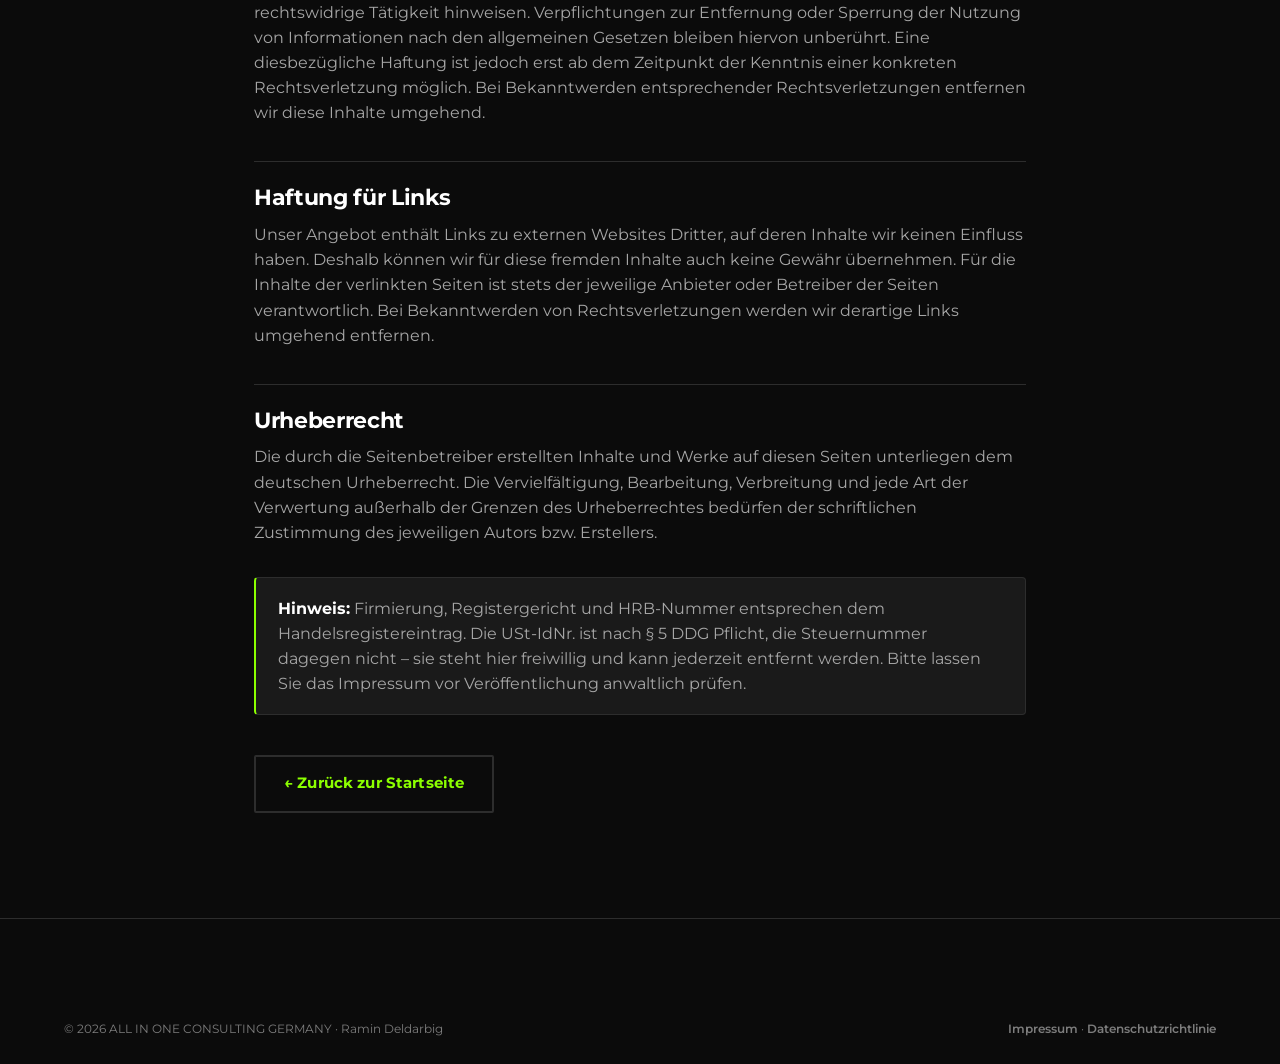
<file: impressum.html>
<!DOCTYPE html>
<html lang="de">
<head>
<meta charset="utf-8">
<meta name="viewport" content="width=device-width, initial-scale=1">
<title>Impressum – ALL IN ONE CONSULTING GERMANY</title>
<meta name="description" content="Impressum der ALL IN ONE Consulting Germany GmbH, Hauptstraße 121, 41236 Mönchengladbach, HRB 23110.">
<meta name="robots" content="noindex,follow">
<meta name="theme-color" content="#0B0B0B">
<link rel="icon" href="assets/img/favicon.svg" type="image/svg+xml">
<link rel="preconnect" href="https://fonts.googleapis.com">
<link rel="preconnect" href="https://fonts.gstatic.com" crossorigin>
<link href="https://fonts.googleapis.com/css2?family=Montserrat:wght@400;500;600;700;800;900&display=swap" rel="stylesheet">
<link rel="stylesheet" href="assets/css/style.css">
<link rel="stylesheet" href="assets/css/legal.css">
</head>
<body>
<a class="skip" href="#main">Zum Inhalt springen</a>

<header class="hdr is-stuck">
  <div class="wrap hdr__in">
    <a class="logo" href="index.html" aria-label="ALL IN ONE CONSULTING GERMANY – zur Startseite">
      <svg viewBox="0 0 40 40" fill="none" aria-hidden="true">
        <path d="M20 4 L35 34 L27 34 L20 20 L13 34 L5 34 Z" stroke="#8CFF00" stroke-width="2.4" stroke-linejoin="round"/>
      </svg>
      <span class="logo__txt">ALL IN <span class="one">ONE</span><small>CONSULTING GERMANY</small></span>
    </a>
    <div class="hdr__actions"><a class="btn btn--pri" href="index.html#bewerbung">Jetzt bewerben</a></div>
  </div>
</header>

<main id="main" class="legal">
  <div class="wrap legal__in">
    <p class="kicker">Rechtliches</p>
    <h1>Impressum</h1>

    <h2>Angaben gemäß § 5 DDG</h2>
    <p>
      ALL IN ONE Consulting Germany GmbH<br>
      Hauptstraße 121<br>
      41236 Mönchengladbach
    </p>

    <h2>Vertreten durch</h2>
    <p>Geschäftsführer: Ramin Deldarbig</p>

    <h2>Registereintrag</h2>
    <p>
      Eintragung im Handelsregister<br>
      Registergericht: Amtsgericht Mönchengladbach<br>
      Registernummer: HRB 23110
    </p>

    <h2>Kontakt</h2>
    <p>
      Telefon: <a href="tel:+4915110686258">+49 151 10686258</a><br>
      E-Mail: <a href="mailto:info@allinone-consulting.de">info@allinone-consulting.de</a>
    </p>

    <h2>Umsatzsteuer</h2>
    <p>
      Umsatzsteuer-Identifikationsnummer gemäß § 27 a Umsatzsteuergesetz:<br>
      DE457073094
    </p>
    <p>
      Steuernummer: 121/5702/6169
    </p>

    <h2>Verantwortlich für den Inhalt nach § 18 Abs. 2 MStV</h2>
    <p>
      Ramin Deldarbig<br>
      ALL IN ONE Consulting Germany GmbH<br>
      Hauptstraße 121<br>
      41236 Mönchengladbach
    </p>

    <h2>Streitschlichtung</h2>
    <p>
      Die Europäische Kommission stellt eine Plattform zur Online-Streitbeilegung (OS) bereit:
      <a href="https://ec.europa.eu/consumers/odr/" target="_blank" rel="noopener">https://ec.europa.eu/consumers/odr/</a>.
      Wir sind nicht bereit und nicht verpflichtet, an Streitbeilegungsverfahren vor einer
      Verbraucherschlichtungsstelle teilzunehmen.
    </p>

    <h2>Haftung für Inhalte</h2>
    <p>
      Als Diensteanbieter sind wir für eigene Inhalte auf diesen Seiten nach den allgemeinen
      Gesetzen verantwortlich. Wir sind jedoch nicht verpflichtet, übermittelte oder gespeicherte
      fremde Informationen zu überwachen oder nach Umständen zu forschen, die auf eine
      rechtswidrige Tätigkeit hinweisen. Verpflichtungen zur Entfernung oder Sperrung der Nutzung
      von Informationen nach den allgemeinen Gesetzen bleiben hiervon unberührt. Eine
      diesbezügliche Haftung ist jedoch erst ab dem Zeitpunkt der Kenntnis einer konkreten
      Rechtsverletzung möglich. Bei Bekanntwerden entsprechender Rechtsverletzungen entfernen wir
      diese Inhalte umgehend.
    </p>

    <h2>Haftung für Links</h2>
    <p>
      Unser Angebot enthält Links zu externen Websites Dritter, auf deren Inhalte wir keinen
      Einfluss haben. Deshalb können wir für diese fremden Inhalte auch keine Gewähr übernehmen.
      Für die Inhalte der verlinkten Seiten ist stets der jeweilige Anbieter oder Betreiber der
      Seiten verantwortlich. Bei Bekanntwerden von Rechtsverletzungen werden wir derartige Links
      umgehend entfernen.
    </p>

    <h2>Urheberrecht</h2>
    <p>
      Die durch die Seitenbetreiber erstellten Inhalte und Werke auf diesen Seiten unterliegen dem
      deutschen Urheberrecht. Die Vervielfältigung, Bearbeitung, Verbreitung und jede Art der
      Verwertung außerhalb der Grenzen des Urheberrechtes bedürfen der schriftlichen Zustimmung
      des jeweiligen Autors bzw. Erstellers.
    </p>

    <p class="legal__hint">
      <strong>Hinweis:</strong> Firmierung, Registergericht und HRB-Nummer entsprechen dem
      Handelsregistereintrag. Die USt-IdNr. ist nach § 5 DDG Pflicht, die Steuernummer dagegen
      nicht – sie steht hier freiwillig und kann jederzeit entfernt werden. Bitte lassen Sie das
      Impressum vor Veröffentlichung anwaltlich prüfen.
    </p>

    <p class="legal__back"><a class="btn btn--line" href="index.html">← Zurück zur Startseite</a></p>
  </div>
</main>

<footer class="ftr">
  <div class="wrap ftr__bottom" style="margin-top:0;border-top:0">
    <p>© <span id="year">2026</span> ALL IN ONE CONSULTING GERMANY · Ramin Deldarbig</p>
    <p class="ftr__made">
      <a href="impressum.html">Impressum</a> · <a href="datenschutz.html">Datenschutzrichtlinie</a>
    </p>
  </div>
</footer>

<script>document.getElementById('year').textContent = new Date().getFullYear();</script>
</body>
</html>
</file>
<file: assets/css/style.css>
/* ═══════════════════════════════════════════════════════════
   ALL IN ONE CONSULTING GERMANY — Stylesheet
   CI: Lime #8CFF00 auf Schwarz, Montserrat, kantige Radien
   ═══════════════════════════════════════════════════════════ */

:root{
  /* Brand */
  --lime:       #8CFF00;
  --lime-dim:   #6FD400;
  --lime-glow:  rgba(140,255,0,.16);

  --black:      #0B0B0B;
  --anthrazit:  #1A1A1A;
  --grey-dark:  #2D2D2D;
  --grey:       #A6A6A6;
  --grey-soft:  #7C7C7C;
  --white:      #FFFFFF;

  /* Type */
  --f: "Montserrat", -apple-system, BlinkMacSystemFont, "Segoe UI", Roboto, sans-serif;

  /* Layout */
  --wrap: 1200px;
  --gut: 24px;
  --r: 4px;
  --r-sm: 2px;

  --ease: cubic-bezier(.22,.61,.36,1);
  --ease-out: cubic-bezier(.16,1,.3,1);
}

/* ── Reset ─────────────────────────────────────────────── */
*,*::before,*::after{ box-sizing:border-box; }
html{ -webkit-text-size-adjust:100%; scroll-behavior:smooth; scroll-padding-top:100px; }
body{
  margin:0;
  background:var(--black);
  color:var(--grey);
  font-family:var(--f);
  font-size:16px;
  font-weight:400;
  line-height:1.62;
  -webkit-font-smoothing:antialiased;
  overflow-x:hidden;
}
img,svg{ max-width:100%; display:block; }
a{ color:inherit; text-decoration:none; }
button{ font:inherit; }
ul,ol{ list-style:none; margin:0; padding:0; }
p{ margin:0 0 1em; }
address{ font-style:normal; }

h1,h2,h3,h4{
  margin:0; color:var(--white);
  font-weight:800; letter-spacing:-.015em; line-height:1.08;
}
h2{ font-size:clamp(28px,4vw,46px); }
h3{ font-size:20px; }

.wrap{ width:100%; max-width:var(--wrap); margin-inline:auto; padding-inline:var(--gut); }
section{ padding:clamp(64px,8vw,110px) 0; position:relative; }

.skip{
  position:absolute; left:-9999px; top:0; z-index:300;
  background:var(--lime); color:var(--black); padding:12px 20px; font-weight:700;
}
.skip:focus{ left:0; }
:focus-visible{ outline:2px solid var(--lime); outline-offset:3px; }

::selection{ background:var(--lime); color:var(--black); }

/* ── Typo-Bausteine ────────────────────────────────────── */
.kicker, .eyebrow{
  display:inline-flex; align-items:center; gap:10px;
  color:var(--lime); font-weight:700; font-size:12.5px;
  letter-spacing:.12em; text-transform:uppercase; margin:0 0 14px;
}
.kicker::before{
  content:""; width:24px; height:2px; background:var(--lime);
  transform-origin:0 50%; transform:scaleX(0);
  transition:transform .7s var(--ease-out) .15s;
}
.is-in .kicker::before, .kicker.is-in::before{ transform:scaleX(1); }
.sec-head--center .kicker{ justify-content:center; }

.sec-head{ margin-bottom:46px; max-width:720px; }
.sec-head--center{ text-align:center; margin-inline:auto; }
.sec-head__sub{ margin-top:16px; color:var(--grey); font-size:16.5px; }
.hl, .lime{ color:var(--lime); }
.lead{ color:var(--grey); font-size:16.5px; }

/* ── Buttons ───────────────────────────────────────────── */
.btn{
  --bg:var(--lime); --fg:var(--black); --bd:transparent;
  position:relative; overflow:hidden;
  display:inline-flex; align-items:center; justify-content:center; gap:9px;
  padding:15px 28px; border:2px solid var(--bd); border-radius:var(--r-sm);
  background:var(--bg); color:var(--fg);
  font-weight:700; font-size:14.5px; letter-spacing:.01em;
  cursor:pointer; white-space:nowrap;
  transition:background .25s var(--ease), color .25s var(--ease),
             border-color .25s var(--ease), transform .18s var(--ease);
}
.btn svg{ width:17px; height:17px; }
.btn:active{ transform:scale(.975); }
.btn--pri:hover{ background:var(--white); }
.btn--ghost, .btn--line{ --bg:transparent; --fg:var(--white); --bd:var(--grey-dark); }
.btn--ghost:hover, .btn--line:hover{ --bd:var(--lime); --fg:var(--lime); }
.btn--lg{ padding:17px 32px; font-size:15.5px; }
.btn--sm{ padding:11px 18px; font-size:13.5px; }
.btn--block{ width:100%; }

/* Lime-Sheen, der beim Hover durchläuft */
.btn::before{
  content:""; position:absolute; top:0; left:-140%; width:60%; height:100%;
  background:linear-gradient(100deg, transparent, rgba(255,255,255,.45), transparent);
  transform:skewX(-18deg); transition:left .55s var(--ease-out);
}
.btn:hover::before{ left:140%; }

/* ═══ SCROLL-FORTSCHRITT ═══════════════════════════════ */
.progress{ position:fixed; inset:0 0 auto; height:2px; z-index:200; pointer-events:none; }
.progress__bar{
  height:100%; width:100%; background:var(--lime);
  transform:scaleX(0); transform-origin:0 50%;
  box-shadow:0 0 12px rgba(140,255,0,.7);
}

/* ═══ TOPBAR ═══════════════════════════════════════════ */
.topbar{
  background:var(--anthrazit); border-bottom:1px solid var(--grey-dark);
  font-size:12.5px; color:var(--grey);
}
.topbar__in{ display:flex; justify-content:space-between; align-items:center; gap:20px; min-height:40px; flex-wrap:wrap; }
.topbar p{ margin:0; }
.topbar strong{ color:var(--white); }
.topbar__contact{ display:flex; gap:10px; }
.topbar__contact a:hover{ color:var(--lime); }
.stars{ color:var(--lime); letter-spacing:2px; }

/* ═══ HEADER ═══════════════════════════════════════════ */
.hdr{
  position:sticky; top:0; z-index:100;
  background:rgba(11,11,11,.86); backdrop-filter:blur(12px);
  border-bottom:1px solid transparent;
  transition:border-color .3s var(--ease), background .3s var(--ease);
}
.hdr.is-stuck{ border-bottom-color:var(--grey-dark); background:rgba(11,11,11,.94); }
.hdr__in{ display:flex; align-items:center; gap:28px; min-height:72px; }

/* Logo-Lockup */
.logo{ display:flex; align-items:center; gap:10px; flex:0 0 auto; }
.logo svg{ width:30px; height:30px; overflow:visible; }
.logo svg path{
  stroke-dasharray:120; stroke-dashoffset:0;
  transition:stroke-dashoffset .8s var(--ease-out), stroke .3s var(--ease);
}
.logo:hover svg path{ stroke:var(--white); }
.logo__txt{
  font-weight:800; font-size:16.5px; letter-spacing:-.01em;
  color:var(--white); line-height:1.05;
}
.logo__txt .one{ color:var(--lime); }
.logo__txt small{
  display:block; color:var(--grey-soft); font-weight:600;
  font-size:8.5px; letter-spacing:.15em; margin-top:2px;
}

.nav{ margin-left:auto; display:flex; align-items:center; gap:30px; }
.nav a{ position:relative; color:var(--grey); font-size:14px; font-weight:600; padding:4px 0; transition:color .2s var(--ease); }
.nav a:not(.btn):hover, .nav a.is-active:not(.btn){ color:var(--lime); }
.nav a:not(.btn)::after{
  content:""; position:absolute; left:0; bottom:-1px; height:1.5px; width:0;
  background:var(--lime); transition:width .3s var(--ease);
}
.nav a:not(.btn):hover::after, .nav a.is-active:not(.btn)::after{ width:100%; }
.nav__cta{ display:none; }

.hdr__actions{ display:flex; align-items:center; gap:12px; flex:0 0 auto; }

.burger{
  display:none; position:relative; width:44px; height:44px;
  border:1px solid var(--grey-dark); border-radius:var(--r-sm);
  background:transparent; cursor:pointer; padding:0;
}
.burger span{
  position:absolute; left:12px; width:20px; height:2px; background:var(--white);
  transition:transform .3s var(--ease), opacity .2s var(--ease);
}
.burger span:nth-child(1){ top:14px; }
.burger span:nth-child(2){ top:21px; }
.burger span:nth-child(3){ top:28px; }
.burger[aria-expanded="true"] span:nth-child(1){ transform:translateY(7px) rotate(45deg); background:var(--lime); }
.burger[aria-expanded="true"] span:nth-child(2){ opacity:0; }
.burger[aria-expanded="true"] span:nth-child(3){ transform:translateY(-7px) rotate(-45deg); background:var(--lime); }

/* ═══ HERO ═════════════════════════════════════════════ */
.hero{ padding:clamp(56px,7vw,92px) 0 0; overflow:hidden; }
.hero__glow{
  position:absolute; inset:0; pointer-events:none;
  background:
    radial-gradient(700px 540px at 74% 70%, rgba(140,255,0,.13), transparent 66%),
    radial-gradient(520px 400px at 2% 0%, rgba(140,255,0,.07), transparent 68%);
}
.hero::after{
  content:""; position:absolute; inset:0; pointer-events:none; opacity:.55;
  background-image:linear-gradient(rgba(255,255,255,.035) 1px, transparent 1px),
                   linear-gradient(90deg, rgba(255,255,255,.035) 1px, transparent 1px);
  background-size:64px 64px;
  mask-image:radial-gradient(78% 70% at 50% 34%, #000, transparent);
}
/* Wachsende Balken im Hero-Hintergrund.
   Aussenelement faehrt einmalig hoch, Innenelement atmet danach weiter –
   getrennt, weil sonst beide Animationen dieselbe transform-Eigenschaft
   ueberschreiben wuerden. */
.hero__bars{
  position:absolute; left:0; right:0; bottom:0;
  /* In der Hoehe begrenzt: auf schmalen Viewports waechst der Hero stark,
     die Balken sollen aber ein Sockel bleiben und nicht die halbe Seite fuellen. */
  height:clamp(240px, 52%, 480px);
  z-index:1; pointer-events:none;
  display:flex; align-items:flex-end; gap:clamp(5px,.9vw,14px);
  padding:0 clamp(10px,2.5vw,36px);
  mask-image:linear-gradient(to top, #000 30%, rgba(0,0,0,.7) 70%, transparent 100%);
}
.hero__bars span{
  flex:1 1 0; height:var(--h,40%);
  transform:scaleY(0); transform-origin:50% 100%;
  animation:barRise 1.1s var(--ease-out) var(--d,0s) forwards;
}
.hero__bars i{
  display:block; width:100%; height:100%;
  transform-origin:50% 100%;
  background:linear-gradient(to top, rgba(140,255,0,.30), rgba(140,255,0,.03));
  border-top:2px solid rgba(140,255,0,.75);
  box-shadow:0 -6px 18px -6px rgba(140,255,0,.45);
  animation:barWave var(--t,7s) ease-in-out var(--d,0s) infinite;
}
@keyframes barRise{ from{ transform:scaleY(0); } to{ transform:scaleY(1); } }
@keyframes barWave{
  0%,100%{ transform:scaleY(1); }
  50%    { transform:scaleY(var(--s,.8)); }
}

.hero__in{
  position:relative; z-index:2;
  display:grid; grid-template-columns:1.14fr .86fr; gap:28px; align-items:end;
}
.hero__copy{ padding-bottom:clamp(56px,7vw,96px); }

.eyebrow{
  border:1px solid rgba(140,255,0,.3); background:rgba(140,255,0,.07);
  padding:7px 15px; border-radius:var(--r-sm);
}
.eyebrow span{ color:var(--grey-soft); font-weight:600; letter-spacing:.06em; text-transform:none; }

.hero h1{ font-size:clamp(34px,5vw,60px); letter-spacing:-.025em; margin:0 0 22px; }
.hero h1 em{ font-style:normal; color:var(--lime); }
.hero__sub{ font-size:clamp(15.5px,1.4vw,17.5px); color:var(--grey); max-width:56ch; margin-bottom:30px; }
.hero__cta{ display:flex; flex-wrap:wrap; gap:13px; margin-bottom:28px; }

.hero__chips{ display:flex; flex-wrap:wrap; gap:22px; margin:0 0 30px; }
.hero__chips li{ display:flex; align-items:center; gap:9px; font-size:13.5px; font-weight:600; color:var(--grey); }
.hero__chips li::before{ content:""; width:7px; height:7px; background:var(--lime); flex:0 0 auto; }

.hero__proof{ display:flex; align-items:center; gap:15px; flex-wrap:wrap; }
.hero__proof p{ margin:0; font-size:13.5px; color:var(--grey-soft); }
.hero__proof strong{ color:var(--white); }
.avatars{ display:flex; }
.avatars img{
  width:40px; height:40px; border-radius:50%; object-fit:cover;
  border:2px solid var(--black); margin-left:-11px; filter:grayscale(.4);
}
.avatars img:first-child{ margin-left:0; }

.hero__figure{ position:relative; align-self:end; min-height:320px; }
.hero__ring{
  position:absolute; left:50%; bottom:0; transform:translateX(-50%);
  width:min(480px,92%); aspect-ratio:1; border-radius:50%;
  background:radial-gradient(circle at 50% 60%, rgba(140,255,0,.22), transparent 68%);
}
.hero__portrait{
  position:relative; z-index:2;
  width:100%; max-width:500px; height:auto; margin:0 auto;
  filter:drop-shadow(0 40px 70px rgba(0,0,0,.7)) grayscale(.12) contrast(1.04);
}
.hero__badge{
  position:absolute; z-index:3; left:-8px; bottom:20%;
  display:flex; align-items:center; gap:12px; max-width:215px;
  background:var(--anthrazit); border:1px solid var(--grey-dark);
  border-left:2px solid var(--lime);
  padding:14px 18px;
}
.hero__badge-num{ font-weight:800; font-size:28px; color:var(--lime); line-height:1; }
.hero__badge-txt{ font-size:12px; line-height:1.35; color:var(--grey); }

/* ═══ TAGLINE-STRIP ════════════════════════════════════ */
.strip{
  border-top:1px solid var(--grey-dark); border-bottom:1px solid var(--grey-dark);
  padding:18px 0; overflow:hidden; background:var(--black);
}
.strip .marquee__set{ gap:56px; padding-right:56px; }
.strip span{
  font-weight:700; font-size:13.5px; letter-spacing:.05em;
  color:var(--grey-soft); white-space:nowrap; text-transform:uppercase;
}
.strip span b{ color:var(--lime); }

/* ═══ MARQUEE (generisch) ══════════════════════════════ */
.marquee{ overflow:hidden; mask-image:linear-gradient(90deg,transparent,#000 7%,#000 93%,transparent); }
.marquee__track{ display:flex; width:max-content; animation:slide 38s linear infinite; }
.marquee:hover .marquee__track{ animation-play-state:paused; }
.marquee--slow .marquee__track{ animation-duration:62s; }
.marquee__set{ display:flex; align-items:center; gap:52px; padding-right:52px; }
@keyframes slide{ to{ transform:translateX(-50%); } }

/* ═══ PARTNERLOGOS ═════════════════════════════════════ */
.logos{ background:var(--black); padding:56px 0; border-bottom:1px solid var(--grey-dark); }
.logos__label{
  text-align:center; font-weight:600; font-size:12.5px; letter-spacing:.09em;
  text-transform:uppercase; color:var(--grey-soft); margin:0 0 34px;
}
/* Jedes Logo bekommt eine eigene optische Hoehe (--h), damit Wortmarken und
   runde Marken gleich stark wirken. Breite ergibt sich aus dem Seitenverhaeltnis. */
.logo-card{
  flex:0 0 auto; display:flex; align-items:center; justify-content:center;
  height:56px;
}
.logo-card img{
  height:var(--h,28px); width:auto; max-width:180px; object-fit:contain;
  opacity:.62; transition:opacity .3s var(--ease), transform .3s var(--ease);
}
.logo-card:hover img{ opacity:1; transform:scale(1.06); }

/* ═══ STATS ════════════════════════════════════════════ */
.stats{ background:var(--black); }
.stats::before{
  content:""; position:absolute; inset:0; pointer-events:none;
  background:radial-gradient(620px 400px at 50% 0%, rgba(140,255,0,.09), transparent 70%);
}
.stats .wrap{ position:relative; z-index:2; }
.stats__grid{ display:grid; grid-template-columns:repeat(4,1fr); gap:2px; background:var(--grey-dark); border:1px solid var(--grey-dark); }
.stat{
  position:relative; overflow:hidden; background:var(--anthrazit);
  padding:40px 24px 34px; text-align:center;
  display:flex; flex-direction:column; gap:8px;
  transition:background .35s var(--ease);
}
.stat:hover{ background:#202020; }
.stat::before{
  content:""; position:absolute; top:0; left:0; height:2px; width:100%;
  background:var(--lime); transform:scaleX(0); transform-origin:0 50%;
  transition:transform .9s var(--ease-out);
  transition-delay:calc(var(--i,0) * 110ms + 150ms);
}
.stat.is-in::before{ transform:scaleX(1); }
.stat__n{ font-weight:800; font-size:clamp(34px,4.4vw,52px); line-height:1; letter-spacing:-.03em; color:var(--lime); }
.stat__l{ font-size:13px; color:var(--grey-soft); font-weight:600; }

/* ═══ ÜBER UNS ═════════════════════════════════════════ */
.about{ background:var(--anthrazit); border-top:1px solid var(--grey-dark); border-bottom:1px solid var(--grey-dark); }
.about__in{ display:grid; grid-template-columns:.95fr 1.05fr; gap:clamp(32px,5vw,64px); align-items:center; }
.about__media{ position:relative; }
.about__img{ aspect-ratio:4/5; }
.about__card{
  position:absolute; right:-10px; bottom:-18px; max-width:240px;
  background:var(--lime); color:var(--black); padding:18px 22px; border-radius:var(--r);
}
.about__card-n{ display:block; font-weight:800; font-size:34px; line-height:1; }
.about__card-t{ display:block; font-size:12.5px; font-weight:700; margin-top:4px; }
.about__copy p{ color:var(--grey); }
.about__pills{ display:flex; flex-wrap:wrap; gap:9px; margin:24px 0 28px; }
.about__pills span{
  font-size:13px; font-weight:600; color:var(--grey);
  border:1px solid var(--grey-dark); padding:8px 15px; border-radius:var(--r-sm);
  transition:border-color .3s var(--ease), color .3s var(--ease);
}
.about__pills span:hover{ border-color:var(--lime); color:var(--lime); }

/* ═══ VORTEILE ═════════════════════════════════════════ */
.perks{ background:var(--black); }
.perks__grid{ display:grid; grid-template-columns:repeat(3,1fr); gap:2px; background:var(--grey-dark); border:1px solid var(--grey-dark); }
.perk{
  position:relative; overflow:hidden; background:var(--anthrazit); padding:32px 28px;
  transition:background .35s var(--ease);
}
.perk::after{
  content:""; position:absolute; inset:0; opacity:0; pointer-events:none;
  background:radial-gradient(260px circle at var(--mx,50%) var(--my,50%), var(--lime-glow), transparent 72%);
  transition:opacity .35s var(--ease);
}
.perk:hover::after{ opacity:1; }
/* Sechseck-Rahmen aus zwei gestapelten Flaechen: ein clip-path wuerde einen
   normalen border an den Schraegen wegschneiden – uebrig blieben nur zwei
   waagerechte Striche. */
.perk__ico{
  position:relative; z-index:2; --ico-bg:var(--anthrazit);
  width:46px; height:46px; display:grid; place-items:center; margin-bottom:18px;
  color:var(--lime);
  transition:transform .4s var(--ease);
}
.perk__ico::before, .perk__ico::after{
  content:""; position:absolute; pointer-events:none;
  clip-path:polygon(25% 0,75% 0,100% 50%,75% 100%,25% 100%,0 50%);
}
.perk__ico::before{ inset:0; background:var(--lime); }
.perk__ico::after{ inset:1.5px; background:var(--ico-bg); }
.perk__ico svg{ position:relative; z-index:2; }
.perk:hover .perk__ico{ transform:rotate(180deg) scale(1.06); }
.perk__ico svg{ width:21px; height:21px; }
.perk h3{ position:relative; z-index:2; font-size:17px; font-weight:700; margin-bottom:8px; }
.perk p{ position:relative; z-index:2; margin:0; font-size:14px; color:var(--grey); }
.perks__more{ text-align:center; margin:34px 0 0; }

/* ═══ GRÜNDER ══════════════════════════════════════════ */
.founder{ background:var(--anthrazit); border-top:1px solid var(--grey-dark); border-bottom:1px solid var(--grey-dark); }
.founder::before{
  content:""; position:absolute; inset:0; pointer-events:none;
  background:radial-gradient(640px 460px at 92% 100%, rgba(140,255,0,.09), transparent 62%);
}
.founder__in{ position:relative; z-index:2; display:grid; grid-template-columns:1.05fr .95fr; gap:clamp(32px,5vw,64px); align-items:center; }
.founder__name{ font-size:clamp(30px,4.6vw,50px); }
.founder__role{ font-weight:700; font-size:15px; color:var(--lime); margin:12px 0 0; }
.founder .sec-head{ margin-bottom:24px; }
.founder__media{ position:relative; }
.founder__img{ aspect-ratio:4/5; }
.founder__img img{ object-position:center 20%; }
.founder__sig{
  position:absolute; left:20px; bottom:20px;
  background:var(--black); border:1px solid var(--grey-dark); border-left:2px solid var(--lime);
  color:var(--white); font-weight:700; font-size:14px; padding:9px 16px;
}
.founder__cta{ display:flex; flex-wrap:wrap; gap:13px; margin-top:28px; }

/* Tick-Listen */
.ticks{ display:grid; gap:11px; margin:24px 0 0; }
.ticks li{ display:flex; align-items:flex-start; gap:11px; font-size:14.5px; font-weight:600; color:var(--grey); }
.ticks li::before{
  content:""; flex:0 0 auto; width:7px; height:7px; background:var(--lime); margin-top:9px;
}

/* ═══ TEAM-GALERIE ═════════════════════════════════════ */
.team{ background:var(--black); }
.gallery{
  display:grid; grid-template-columns:repeat(3,1fr);
  grid-auto-rows:132px; gap:12px;
  /* dense fuellt Luecken auf, die entstehen, wenn ein Querformat zwei Spalten
     braucht und daneben nur noch eine freie Spalte steht */
  grid-auto-flow:dense;
}
/* Alle Kacheln gleich hoch (3 Reihen); Querformate belegen zwei Spalten.
   Die Zellenformate sind so gewaehlt, dass beim Zuschnitt nur wenig Hoehe
   verloren geht – sonst schneidet object-fit:cover Koepfe ab. */
.gallery__i{
  grid-row:span 3; margin:0;
  position:relative; overflow:hidden; border-radius:var(--r);
  border:1px solid var(--grey-dark);
}
.gallery__i--l{ grid-column:span 2; }
.gallery__i img{
  width:100%; height:100%; object-fit:cover;
  /* --pos schiebt den Bildausschnitt so, dass die Gesichter im Bild bleiben */
  object-position:center var(--pos,35%);
  filter:grayscale(.5) contrast(1.05); opacity:.86;
  transition:transform .7s var(--ease), filter .5s var(--ease), opacity .5s var(--ease);
}
.gallery__i:hover img{ transform:scale(1.06); filter:grayscale(0); opacity:1; }
.gallery__i figcaption{
  position:absolute; left:0; right:0; bottom:0; padding:30px 20px 16px; z-index:2;
  background:linear-gradient(transparent, rgba(11,11,11,.92));
  color:var(--white); font-weight:700; font-size:14px;
}

/* ═══ STIMMEN ══════════════════════════════════════════ */
.quotes{ background:var(--anthrazit); border-top:1px solid var(--grey-dark); border-bottom:1px solid var(--grey-dark); overflow:hidden; }
.quotes .sec-head{ margin-bottom:48px; }
.quotes__set{ align-items:stretch; gap:18px; padding-right:18px; }
.quote{
  flex:0 0 auto; width:min(400px,80vw); margin:0;
  background:var(--black); border:1px solid var(--grey-dark); border-radius:var(--r);
  padding:26px; display:flex; flex-direction:column;
  transition:border-color .3s var(--ease);
}
.quote:hover{ border-color:var(--lime); }
.quote .stars{ font-size:13px; margin-bottom:12px; }
.quote p{ font-size:14.5px; color:var(--grey); margin:0 0 20px; flex:1; }
.quote footer{ display:flex; align-items:center; gap:10px; font-weight:700; font-size:13.5px; color:var(--white); }
.quote__av{
  width:34px; height:34px; border-radius:50%; display:grid; place-items:center;
  background:var(--grey-dark); color:var(--lime); font-size:11px; font-weight:800;
}

/* ═══ BEWERBUNG ════════════════════════════════════════ */
.apply{ background:var(--black); }
.apply::before{
  content:""; position:absolute; inset:0; pointer-events:none;
  background:radial-gradient(640px 480px at 8% 0%, rgba(140,255,0,.10), transparent 64%);
}
.apply__in{ position:relative; z-index:2; display:grid; grid-template-columns:1fr .92fr; gap:clamp(32px,5vw,64px); align-items:start; }
.apply__lead{ font-size:16.5px; margin:16px 0 0; max-width:52ch; color:var(--grey); }
.apply__person{
  display:flex; align-items:center; gap:13px; margin-top:30px;
  padding-top:24px; border-top:1px solid var(--grey-dark);
}
.apply__person img{ width:52px; height:52px; border-radius:50%; object-fit:cover; object-position:center 15%; }
.apply__person strong{ display:block; color:var(--white); font-size:15px; }
.apply__person span{ font-size:13px; color:var(--grey-soft); }

.form{
  background:var(--anthrazit); border:1px solid var(--grey-dark); border-radius:var(--r);
  padding:clamp(24px,3.2vw,38px);
}
.form__head{ font-weight:800; font-size:19px; color:var(--white); margin:0 0 22px; }
.form__head strong{ color:var(--lime); }
.form__row{ display:grid; grid-template-columns:1fr 1fr; gap:14px; }
.field{ margin-bottom:14px; position:relative; }
.field label{ display:block; font-size:12px; font-weight:600; color:var(--grey-soft); margin-bottom:6px; letter-spacing:.03em; }
.field__hint{ font-weight:400; }
.field input, .field textarea{
  width:100%; font:inherit; font-size:15px; color:var(--white);
  background:var(--black); border:1px solid var(--grey-dark); border-radius:var(--r-sm);
  padding:12px 14px; transition:border-color .2s var(--ease), box-shadow .2s var(--ease);
}
.field textarea{ resize:vertical; min-height:84px; }
.field input::placeholder, .field textarea::placeholder{ color:#5a5a5a; }
.field input:focus, .field textarea:focus{
  outline:none; border-color:var(--lime); box-shadow:0 0 0 3px rgba(140,255,0,.12);
}
.field.is-bad input, .field.is-bad textarea{ border-color:#ff5a4d; }
.field__err{ display:none; font-size:12.5px; color:#ff5a4d; margin-top:5px; font-weight:600; }
.field.is-bad .field__err{ display:block; }
[data-err-for]{ display:none; font-size:12.5px; color:#ff5a4d; margin:-4px 0 12px; font-weight:600; }
[data-err-for].is-shown{ display:block; }
.field__count{ position:absolute; right:0; top:0; font-size:11.5px; color:var(--grey-soft); }
.hp{ position:absolute; left:-9999px; width:1px; height:1px; overflow:hidden; }

.check{ display:flex; gap:10px; align-items:flex-start; margin:6px 0 20px; font-size:12.5px; color:var(--grey-soft); }
.check input{ width:18px; height:18px; margin:2px 0 0; accent-color:var(--lime); flex:0 0 auto; cursor:pointer; }
.check a{ color:var(--lime); text-decoration:underline; }
.form__note{ margin:12px 0 0; font-size:12px; color:var(--grey-soft); text-align:center; }
.form__status{ margin:12px 0 0; font-size:13.5px; font-weight:600; text-align:center; }
.form__status.is-ok{ color:var(--lime); }
.form__status.is-bad{ color:#ff5a4d; }

/* ═══ GESPRÄCH ═════════════════════════════════════════ */
.talk{ background:var(--anthrazit); border-top:1px solid var(--grey-dark); border-bottom:1px solid var(--grey-dark); }
.talk__in{ display:grid; grid-template-columns:1fr 1fr; gap:clamp(32px,5vw,64px); align-items:center; }
.talk__copy > p{ color:var(--grey); max-width:50ch; }
.talk__cta{ display:flex; flex-wrap:wrap; gap:13px; margin-top:28px; }
/* Gruppenfoto im Format 3:2. Der Parallax-Rahmen macht das Bild 14 % hoeher
   als seine Box, wodurch cover sonst seitlich beschneiden wuerde – bei einer
   Reihe von 13 Personen faellt das sofort auf. 3/2 * 1.14 = 1.71 gleicht das
   aus, sodass die Gruppe vollstaendig im Bild bleibt. */
.talk__img{ aspect-ratio:171/100; }

/* ═══ FAQ ══════════════════════════════════════════════ */
.faq{ background:var(--black); }
.faq__list{ max-width:840px; margin-inline:auto; }
.faq__i{ border-bottom:1px solid var(--grey-dark); }
.faq__i summary{
  list-style:none; cursor:pointer; padding:22px 50px 22px 0; position:relative;
  font-weight:700; font-size:16px; color:var(--white);
  transition:color .25s var(--ease);
}
.faq__i summary:hover{ color:var(--lime); }
.faq__i summary::-webkit-details-marker{ display:none; }
.faq__i summary::after{
  content:"+"; position:absolute; right:6px; top:50%; transform:translateY(-50%);
  color:var(--lime); font-size:22px; font-weight:400; line-height:1;
  transition:transform .3s var(--ease);
}
.faq__i[open] summary::after{ transform:translateY(-50%) rotate(45deg); }
.faq__a{ padding:0 40px 22px 0; }
.faq__a p{ margin:0; color:var(--grey); font-size:14.5px; }
.faq__i[open] .faq__a{ animation:faqOpen .45s var(--ease-out) both; }
@keyframes faqOpen{ from{ opacity:0; transform:translateY(-8px); } to{ opacity:1; transform:none; } }

/* ═══ KERNBOTSCHAFT ════════════════════════════════════ */
.kern{ background:var(--anthrazit); border-top:1px solid var(--grey-dark); border-bottom:1px solid var(--grey-dark); padding:clamp(48px,6vw,72px) 0; }
.kern h2{ margin-bottom:8px; }
.kern__items{ display:grid; grid-template-columns:repeat(4,1fr); gap:22px; margin-top:36px; }
.kern__i{ display:flex; gap:12px; align-items:flex-start; }
.kern__i svg{ width:23px; height:23px; stroke:var(--lime); fill:none; flex:0 0 auto; }
.kern__i span{ font-size:13px; color:var(--grey); font-weight:600; }

/* ═══ FINAL CTA ════════════════════════════════════════ */
.final{ background:var(--black); text-align:center; overflow:hidden; }
.final::before{
  content:""; position:absolute; inset:0; pointer-events:none;
  background:radial-gradient(700px 420px at 50% 100%, rgba(140,255,0,.14), transparent 68%);
}
.final .wrap{ position:relative; z-index:2; }
.final__in{ max-width:760px; }
.final h2{ font-size:clamp(30px,5vw,54px); margin-bottom:12px; }
.final p{ font-size:17px; color:var(--grey); margin-bottom:30px; }
.final__cta{ display:flex; flex-wrap:wrap; gap:13px; justify-content:center; }

/* ═══ FOOTER ═══════════════════════════════════════════ */
.ftr{ background:var(--black); border-top:1px solid var(--grey-dark); padding:clamp(52px,6vw,76px) 0 26px; font-size:14px; color:var(--grey); }
.ftr__in{ display:grid; grid-template-columns:1.5fr 1fr 1.2fr .8fr; gap:38px; }
.ftr__brand p{ margin:18px 0 0; max-width:34ch; color:var(--grey-soft); font-size:13.5px; }
.ftr__rating{ font-size:12.5px; }
.ftr h3{ color:var(--grey-soft); font-size:11.5px; letter-spacing:.1em; text-transform:uppercase; font-weight:700; margin:0 0 16px; }
.ftr__col{ display:flex; flex-direction:column; gap:10px; align-items:flex-start; }
.ftr__col a{ color:var(--grey); transition:color .2s var(--ease); font-size:13.5px; }
.ftr__col a:hover{ color:var(--lime); }
.ftr__col address{ margin-bottom:4px; line-height:1.7; font-size:13.5px; }
.ftr__bottom{
  display:flex; justify-content:space-between; gap:18px; flex-wrap:wrap;
  margin-top:46px; padding-top:24px; border-top:1px solid var(--grey-dark);
  font-size:12px; color:var(--grey-soft);
}
.ftr__bottom p{ margin:0; }
.ftr__made a{ color:var(--lime); font-weight:600; }
.ftr__legal{ margin:20px 0 0; font-size:11px; line-height:1.6; color:#5f5f5f; }

/* ═══ STICKY MOBILE CTA ════════════════════════════════ */
.sticky-cta{
  position:fixed; left:12px; right:12px; bottom:12px; z-index:90;
  display:none; gap:9px;
  background:rgba(26,26,26,.94); backdrop-filter:blur(12px);
  border:1px solid var(--grey-dark); border-radius:var(--r); padding:8px;
  transform:translateY(150%); transition:transform .45s var(--ease-out);
}
.sticky-cta.is-on{ transform:translateY(0); }
.sticky-cta .btn{ flex:1; }

/* ═══ PARALLAX-RAHMEN ══════════════════════════════════
   Das Bild ist bewusst hoeher als sein Rahmen, damit die
   Parallax-Verschiebung keine Kante freilegt. */
.para{ position:relative; overflow:hidden; border-radius:var(--r); background:var(--grey-dark); }
.para img{
  position:absolute; top:-7%; left:0;
  width:100%; height:114%; object-fit:cover;
  filter:grayscale(.24) contrast(1.05);
}

/* ═══════════════════════════════════════════════════════
   ANIMATIONS-SYSTEM
   ═══════════════════════════════════════════════════════ */

/* Basis: Sichtbarkeit erst nach Aktivierung durch JS (.js am <html>) */
.js [data-anim]{
  opacity:0; will-change:transform, opacity;
  transition:
    opacity .8s var(--ease-out),
    transform .95s var(--ease-out),
    filter .8s var(--ease-out),
    clip-path .95s var(--ease-out);
  transition-delay:calc(var(--i,0) * 85ms);
}
.js [data-anim="up"]    { transform:translate3d(0,40px,0); }
.js [data-anim="down"]  { transform:translate3d(0,-32px,0); }
.js [data-anim="left"]  { transform:translate3d(-46px,0,0); }
.js [data-anim="right"] { transform:translate3d(46px,0,0); }
.js [data-anim="scale"] { transform:scale(.93); }
.js [data-anim="blur"]  { transform:translate3d(0,24px,0); filter:blur(12px); }
.js [data-anim="clip"]  { opacity:1; clip-path:inset(0 0 100% 0); }
.js [data-anim="mask"]  { opacity:1; clip-path:inset(0 100% 0 0); }

.js [data-anim].is-in{
  opacity:1; transform:none; filter:none; clip-path:inset(0 0 0 0);
}

/* Wort-für-Wort-Einlauf für Headlines */
.sw-o{
  display:inline-block; overflow:hidden; vertical-align:bottom;
  padding-bottom:.14em; margin-bottom:-.14em;
}
.js .sw{
  display:inline-block; transform:translate3d(0,105%,0); opacity:0;
  transition:transform .95s var(--ease-out), opacity .5s var(--ease-out);
  transition-delay:calc(var(--w,0) * 52ms);
}
.js .is-in .sw, .js .sw.is-in{ transform:none; opacity:1; }

/* Parallax-Ziele bekommen ihre Verschiebung per JS-Variable */
[data-parallax]{ will-change:transform; }

/* ═══ RESPONSIVE ═══════════════════════════════════════ */
@media (max-width:1080px){
  .nav{ gap:22px; }
  .perks__grid{ grid-template-columns:repeat(2,1fr); }
  .kern__items{ grid-template-columns:repeat(2,1fr); }
  .ftr__in{ grid-template-columns:1fr 1fr; gap:32px 26px; }
}

@media (max-width:900px){
  html{ scroll-padding-top:80px; }
  .hdr__actions .btn{ display:none; }
  .burger{ display:block; }
  .nav{
    position:fixed; inset:0 0 auto; top:var(--nav-top,112px);
    flex-direction:column; align-items:stretch; gap:0;
    background:var(--anthrazit); border-bottom:1px solid var(--grey-dark);
    padding:8px 24px 24px; margin:0;
    max-height:calc(100dvh - var(--nav-top,112px)); overflow-y:auto;
    clip-path:inset(0 0 100% 0); opacity:0; pointer-events:none;
    transition:clip-path .4s var(--ease-out), opacity .3s var(--ease);
  }
  .nav.is-open{ clip-path:inset(0 0 0 0); opacity:1; pointer-events:auto; }
  .nav a:not(.btn){ padding:15px 0; border-bottom:1px solid var(--grey-dark); font-size:16px; }
  .nav a:not(.btn)::after{ display:none; }
  .nav__cta{ display:flex; margin-top:16px; }

  .hero__in{ grid-template-columns:1fr; gap:0; }
  .hero__copy{ padding-bottom:30px; }
  .hero__figure{ max-width:430px; margin-inline:auto; min-height:auto; }

  .stats__grid{ grid-template-columns:repeat(2,1fr); }
  .about__in, .founder__in, .apply__in, .talk__in{ grid-template-columns:1fr; }
  .about__media, .founder__media{ max-width:440px; margin-inline:auto; width:100%; }
  .founder__media{ order:-1; }
  .about__card{ right:6px; }
  .gallery{ grid-template-columns:repeat(2,1fr); grid-auto-rows:140px; }
  /* Fuenf Hochformate gehen auf zwei Spalten nicht auf – das letzte laeuft
     deshalb ueber die volle Breite und bekommt eine hoehere Zelle, damit der
     Ausschnitt flach genug bleibt. */
  .gallery__i:last-child{ grid-column:span 2; grid-row:span 5; }
  .sticky-cta{ display:flex; }
  .ftr__bottom{ flex-direction:column; gap:8px; }
}

@media (max-width:620px){
  :root{ --gut:18px; }
  .topbar__in{ justify-content:center; text-align:center; padding-block:8px; }
  .only-wide{ display:none; }
  .logo__txt{ font-size:15px; }
  .hero__cta .btn{ width:100%; }
  .perks__grid{ grid-template-columns:1fr; }
  .kern__items{ grid-template-columns:1fr; }
  .form__row{ grid-template-columns:1fr; gap:0; }
  .gallery{ grid-template-columns:1fr; grid-auto-rows:auto; }
  .gallery__i{ grid-row:auto; }
  .gallery__i--l{ grid-column:auto; aspect-ratio:3/2; }
  .gallery__i--p{ aspect-ratio:2/3; }
  .stats__grid{ gap:1px; }
  .stat{ padding:32px 12px 26px; }
  .final__cta .btn{ width:100%; }
  .logo-card{ height:46px; }
  .logo-card img{ height:calc(var(--h,28px) * .82); max-width:140px; }
  .marquee__set{ gap:34px; padding-right:34px; }
}

/* ═══ MOTION / PRINT ═══════════════════════════════════ */
@media (prefers-reduced-motion:reduce){
  *,*::before,*::after{
    animation-duration:.001ms !important; animation-iteration-count:1 !important;
    animation-delay:0ms !important;
    transition-duration:.001ms !important; transition-delay:0ms !important;
  }
  html{ scroll-behavior:auto; }
  .js [data-anim]{ opacity:1 !important; transform:none !important; filter:none !important; clip-path:none !important; }
  .js .sw{ transform:none !important; opacity:1 !important; }
  [data-parallax]{ transform:none !important; }
}

@media print{
  .hdr,.topbar,.sticky-cta,.marquee,.strip,.hero__glow,.progress{ display:none !important; }
  body{ background:#fff; color:#000; }
  h1,h2,h3{ color:#000; }
  section{ padding:20px 0; break-inside:avoid; }
  .js [data-anim]{ opacity:1 !important; transform:none !important; clip-path:none !important; }
}
</file>
<file: assets/css/benefits.css>
/* ═══════════════════════════════════════════════════════════
   Benefits-Unterseite – ergänzt style.css
   ═══════════════════════════════════════════════════════════ */

/* ═══ HERO ═════════════════════════════════════════════ */
.bhero{
  position:relative; overflow:hidden; background:var(--black);
  padding:clamp(64px,9vw,120px) 0 clamp(56px,7vw,92px);
  border-bottom:1px solid var(--grey-dark);
}
.bhero__glow{
  position:absolute; inset:0; pointer-events:none;
  background:
    radial-gradient(700px 460px at 78% 30%, rgba(140,255,0,.16), transparent 66%),
    radial-gradient(520px 380px at 6% 90%, rgba(140,255,0,.09), transparent 68%);
}
.bhero::after{
  content:""; position:absolute; inset:0; pointer-events:none; opacity:.5;
  background-image:linear-gradient(rgba(255,255,255,.035) 1px, transparent 1px),
                   linear-gradient(90deg, rgba(255,255,255,.035) 1px, transparent 1px);
  background-size:64px 64px;
  mask-image:radial-gradient(75% 75% at 50% 45%, #000, transparent);
}
.bhero__in{ position:relative; z-index:2; max-width:860px; }
.bhero h1{
  font-size:clamp(34px,5.6vw,64px); letter-spacing:-.03em; margin:0 0 22px;
}
.bhero h1 em{ font-style:normal; color:var(--lime); }
.bhero__sub{ font-size:clamp(16px,1.5vw,19px); color:var(--grey); max-width:60ch; margin-bottom:30px; }
.bhero__cta{ display:flex; flex-wrap:wrap; gap:13px; }

/* ═══ KATEGORIE-KARTEN ═════════════════════════════════ */
.bcards{ background:var(--black); }
.bcards__grid{ display:grid; grid-template-columns:repeat(3,1fr); gap:16px; }

/* Aussen sitzt die Scroll-Animation (transform), innen die Maus-Neigung –
   sonst ueberschreiben sich beide Transformationen gegenseitig. */
.bcard{ perspective:1000px; }
.bcard__in{
  position:relative; overflow:hidden; height:100%;
  background:var(--anthrazit); border:1px solid var(--grey-dark); border-radius:var(--r);
  padding:32px 28px 26px;
  transform:rotateX(var(--rx,0deg)) rotateY(var(--ry,0deg));
  transition:transform .35s var(--ease), border-color .35s var(--ease);
}
.bcard:hover .bcard__in{ border-color:rgba(140,255,0,.55); }
.bcard__in::after{
  content:""; position:absolute; inset:0; opacity:0; pointer-events:none;
  background:radial-gradient(280px circle at var(--mx,50%) var(--my,50%), rgba(140,255,0,.16), transparent 72%);
  transition:opacity .35s var(--ease);
}
.bcard:hover .bcard__in::after{ opacity:1; }

/* Gleiches Prinzip wie bei .perk__ico: Rahmen aus zwei gestapelten Flaechen,
   weil clip-path einen border an den Schraegen abschneidet. */
.bcard__ico{
  position:relative; z-index:2; --ico-bg:var(--anthrazit);
  width:50px; height:50px; display:grid; place-items:center; margin-bottom:20px;
  color:var(--lime);
  transition:transform .45s var(--ease);
}
.bcard__ico::before, .bcard__ico::after{
  content:""; position:absolute; pointer-events:none;
  clip-path:polygon(25% 0,75% 0,100% 50%,75% 100%,25% 100%,0 50%);
}
.bcard__ico::before{ inset:0; background:var(--lime); }
.bcard__ico::after{ inset:1.5px; background:var(--ico-bg); }
.bcard:hover .bcard__ico{ transform:rotate(180deg); }
.bcard__ico svg{ position:relative; z-index:2; width:23px; height:23px; }
.bcard h3{ position:relative; z-index:2; font-size:19px; margin-bottom:9px; }
.bcard p{ position:relative; z-index:2; font-size:14.5px; color:var(--grey); margin:0 0 18px; }
.bcard__tag{
  position:relative; z-index:2; display:inline-block;
  font-size:11px; font-weight:700; letter-spacing:.12em; text-transform:uppercase;
  color:var(--lime); border:1px solid rgba(140,255,0,.3);
  padding:5px 12px; border-radius:var(--r-sm);
}

/* ═══ FIRMENWAGEN ══════════════════════════════════════ */
.car{
  background:var(--anthrazit); position:relative; overflow:hidden;
  border-top:1px solid var(--grey-dark); border-bottom:1px solid var(--grey-dark);
}
.car::before{
  content:""; position:absolute; inset:0; pointer-events:none;
  background:radial-gradient(680px 460px at 80% 50%, rgba(140,255,0,.10), transparent 64%);
}
.car__in{
  position:relative; z-index:2;
  display:grid; grid-template-columns:.9fr 1.1fr; gap:clamp(32px,5vw,64px); align-items:center;
}
.car__copy p{ color:var(--grey); }
.car__copy .btn{ margin-top:28px; }

.car__art{ position:relative; }
/* Die Linien werden beim Einblenden nachgezeichnet */
.js .car__draw path, .js .car__draw circle{
  stroke-dasharray:var(--len,1200); stroke-dashoffset:var(--len,1200);
}
.js .car__art.is-in .car__draw path,
.js .car__art.is-in .car__draw circle{
  animation:carDraw 1.5s var(--ease-out) forwards;
}
.js .car__art.is-in .car__draw > *:nth-child(1){ animation-delay:.05s }
.js .car__art.is-in .car__draw > *:nth-child(2){ animation-delay:.45s }
.js .car__art.is-in .car__draw > *:nth-child(3){ animation-delay:.55s }
.js .car__art.is-in .car__draw > *:nth-child(4){ animation-delay:.30s }
.js .car__art.is-in .car__draw > *:nth-child(5){ animation-delay:.40s }
.js .car__art.is-in .car__draw > *:nth-child(6){ animation-delay:.70s }
.js .car__art.is-in .car__draw > *:nth-child(7){ animation-delay:.78s }
.js .car__art.is-in .car__draw > *:nth-child(8){ animation-delay:.86s }
@keyframes carDraw{ to{ stroke-dashoffset:0; } }

/* Sitzt oben links ueber der Motorhaube – der einzige grosse freie Bereich
   der Illustration; rechts unten wuerde er das Hinterrad verdecken. */
.car__badge{
  position:absolute; left:0; top:2%;
  background:var(--black); border:1px solid var(--grey-dark); border-left:2px solid var(--lime);
  padding:12px 18px;
}
.car__badge span{ display:block; font-size:11px; letter-spacing:.12em; text-transform:uppercase; color:var(--grey-soft); }
.car__badge strong{ display:block; font-size:17px; color:var(--lime); }

/* ═══ PRÄMIEN ══════════════════════════════════════════ */
.bonus{ background:var(--black); }
.bonus__in{
  display:grid; grid-template-columns:1fr 1fr; gap:clamp(32px,5vw,64px); align-items:center;
}
.bonus__copy p{ color:var(--grey); }

.bonus__chart{
  display:flex; align-items:flex-end; gap:clamp(6px,1.2vw,14px);
  height:clamp(220px,26vw,320px);
  padding:0 6px 0 0;
  border-bottom:1px solid var(--grey-dark);
}
.bonus__chart span{
  flex:1 1 0; height:var(--h,40%);
  transform:scaleY(0); transform-origin:50% 100%;
}
.js .bonus__art.is-in .bonus__chart span{ animation:barRise 1.1s var(--ease-out) var(--d,0s) forwards; }
.bonus__chart i{
  display:block; width:100%; height:100%;
  background:linear-gradient(to top, rgba(140,255,0,.34), rgba(140,255,0,.05));
  border-top:2px solid var(--lime);
}
.bonus__chart span:last-child i{
  background:linear-gradient(to top, rgba(140,255,0,.6), rgba(140,255,0,.14));
  box-shadow:0 -10px 26px -6px rgba(140,255,0,.6);
}
.bonus__caption{
  margin:14px 0 0; text-align:right;
  font-size:12px; font-weight:700; letter-spacing:.12em; text-transform:uppercase; color:var(--lime);
}

/* ═══ KARRIEREPFAD ═════════════════════════════════════ */
.path{ background:var(--anthrazit); border-top:1px solid var(--grey-dark); border-bottom:1px solid var(--grey-dark); }
.path__wrap{ position:relative; padding-top:46px; }
.path__track{
  position:absolute; top:12px; left:0; right:0; height:2px;
  background:var(--grey-dark); overflow:hidden;
}
/* --p wird beim Scrollen von JS gesetzt (0 … 1) */
.path__fill{
  display:block; width:100%; height:100%; background:var(--lime);
  transform:scaleX(var(--p,0)); transform-origin:0 50%;
  box-shadow:0 0 14px rgba(140,255,0,.8);
}
.path__list{ display:grid; grid-template-columns:repeat(5,1fr); gap:18px; }
.path__st{ position:relative; padding-top:18px; }
.path__dot{
  position:absolute; top:-42px; left:0;
  width:14px; height:14px; border-radius:50%;
  background:var(--anthrazit); border:2px solid var(--grey-dark);
  transition:border-color .4s var(--ease), background .4s var(--ease), box-shadow .4s var(--ease);
}
.path__st.is-on .path__dot{
  border-color:var(--lime); background:var(--lime);
  box-shadow:0 0 0 5px rgba(140,255,0,.16), 0 0 18px rgba(140,255,0,.7);
}
.path__num{
  display:block; font-weight:800; font-size:13px; letter-spacing:.1em;
  color:var(--grey-soft); margin-bottom:8px; transition:color .4s var(--ease);
}
.path__st.is-on .path__num{ color:var(--lime); }
.path__st h3{ font-size:19px; margin-bottom:8px; }
.path__st p{ font-size:14px; color:var(--grey); margin:0; }

/* ═══ INCENTIVE-BILDER ═════════════════════════════════ */
.inc{ background:var(--black); }
.inc__grid{ display:grid; grid-template-columns:repeat(3,1fr); gap:14px; }
.inc__i{
  margin:0; position:relative; overflow:hidden; border-radius:var(--r);
  border:1px solid var(--grey-dark); aspect-ratio:4/5;
}
.inc__i img{
  width:100%; height:100%; object-fit:cover; object-position:center var(--pos,35%);
  filter:grayscale(.5) contrast(1.05); opacity:.86;
  transition:transform .7s var(--ease), filter .5s var(--ease), opacity .5s var(--ease);
}
.inc__i:hover img{ transform:scale(1.06); filter:grayscale(0); opacity:1; }
.inc__i figcaption{
  position:absolute; left:0; right:0; bottom:0; padding:30px 18px 15px; z-index:2;
  background:linear-gradient(transparent, rgba(11,11,11,.92));
  color:var(--white); font-weight:700; font-size:14px;
}

/* ═══ KOMPLETTLISTE ════════════════════════════════════ */
.all{ background:var(--anthrazit); border-top:1px solid var(--grey-dark); }
.all__grid{ display:grid; grid-template-columns:repeat(4,1fr); gap:2px; background:var(--grey-dark); border:1px solid var(--grey-dark); }
.all__col{ background:var(--black); padding:30px 26px 32px; }
.all__col h3{
  display:flex; align-items:baseline; gap:10px;
  font-size:16px; margin-bottom:18px; padding-bottom:16px;
  border-bottom:1px solid var(--grey-dark);
}
.all__col h3 span{ font-size:12px; font-weight:800; color:var(--lime); letter-spacing:.08em; }
.all__col .ticks{ margin:0; gap:12px; }
.all__col .ticks li{ font-size:14px; font-weight:500; }

/* ═══ RESPONSIVE ═══════════════════════════════════════ */
@media (max-width:1080px){
  .bcards__grid{ grid-template-columns:repeat(2,1fr); }
  .all__grid{ grid-template-columns:repeat(2,1fr); }
}

/* Der Pfad kippt frueher als der Rest in die Senkrechte – fuenf Stationen
   nebeneinander werden unter etwa 1024 px zu schmal. */
@media (max-width:1024px){
  .path__wrap{ padding-top:0; padding-left:32px; }
  .path__track{ top:0; bottom:0; left:6px; right:auto; width:2px; height:auto; }
  .path__fill{ transform:scaleY(var(--p,0)); transform-origin:50% 0; }
  .path__list{ grid-template-columns:1fr; gap:34px; }
  .path__st{ padding-top:0; }
  .path__dot{ top:4px; left:-32px; }
}

@media (max-width:900px){
  .car__in, .bonus__in{ grid-template-columns:1fr; }
  .bonus__art{ order:2; }
  .inc__grid{ grid-template-columns:1fr 1fr; }
  .inc__i:first-child{ grid-column:span 2; aspect-ratio:3/2; }
}

@media (max-width:620px){
  .bcards__grid{ grid-template-columns:1fr; }
  .all__grid{ grid-template-columns:1fr; }
  .inc__grid{ grid-template-columns:1fr; }
  .inc__i, .inc__i:first-child{ grid-column:auto; aspect-ratio:4/5; }
  .bhero__cta .btn{ width:100%; }
  .car__badge{ left:0; top:0; padding:10px 14px; }
}

@media (prefers-reduced-motion:reduce){
  .js .car__draw path, .js .car__draw circle{ stroke-dasharray:none; stroke-dashoffset:0; }
  .bonus__chart span{ transform:none; }
  .path__fill{ transform:none; }
  .path__st .path__dot{ border-color:var(--lime); background:var(--lime); }
  .path__num{ color:var(--lime); }
}
</file>
<file: assets/css/legal.css>
/* Zusatz-Styles für Impressum & Datenschutz */

.legal{ padding:clamp(52px,7vw,92px) 0; background:var(--black); }
.legal__in{ max-width:820px; }

.legal h1{ font-size:clamp(30px,5vw,48px); margin:0 0 34px; }
.legal h2{
  font-size:clamp(17px,2.2vw,22px); font-weight:700; color:var(--white);
  margin:36px 0 12px; padding-top:24px; border-top:1px solid var(--grey-dark);
}
.legal h3{ font-size:16px; font-weight:700; margin:22px 0 8px; }
.legal p, .legal li{ color:var(--grey); font-size:15.5px; }
.legal ul{ list-style:disc; padding-left:20px; margin:0 0 1em; }
.legal li{ margin-bottom:6px; }
.legal a{ color:var(--lime); }
.legal a:hover{ text-decoration:underline; }

.legal__hint{
  background:var(--anthrazit); border:1px solid var(--grey-dark);
  border-left:2px solid var(--lime);
  border-radius:var(--r); padding:18px 22px; font-size:14.5px; margin-top:32px;
}
.legal__hint strong{ color:var(--white); }

.legal__back{ margin-top:40px; }

.ftr__bottom a{ color:var(--grey-soft); }
.ftr__bottom a:hover{ color:var(--lime); }
</file>
